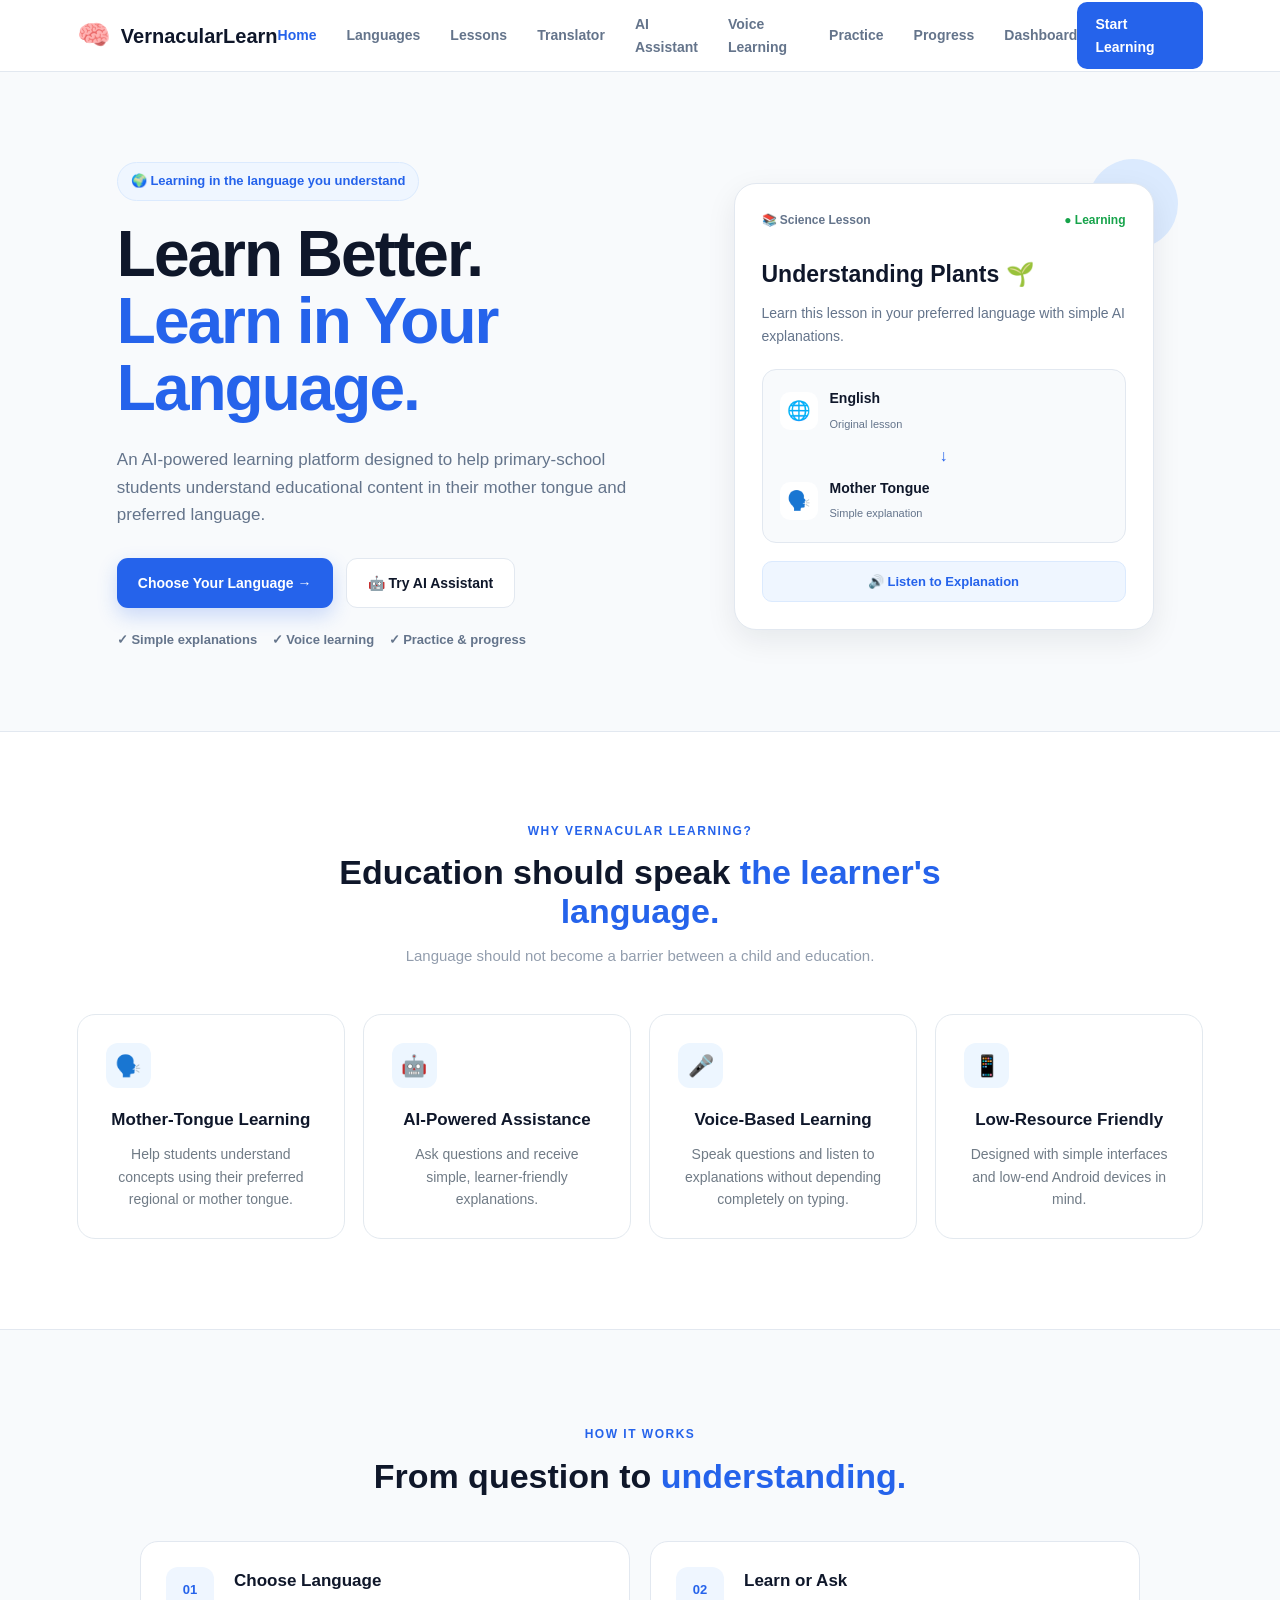
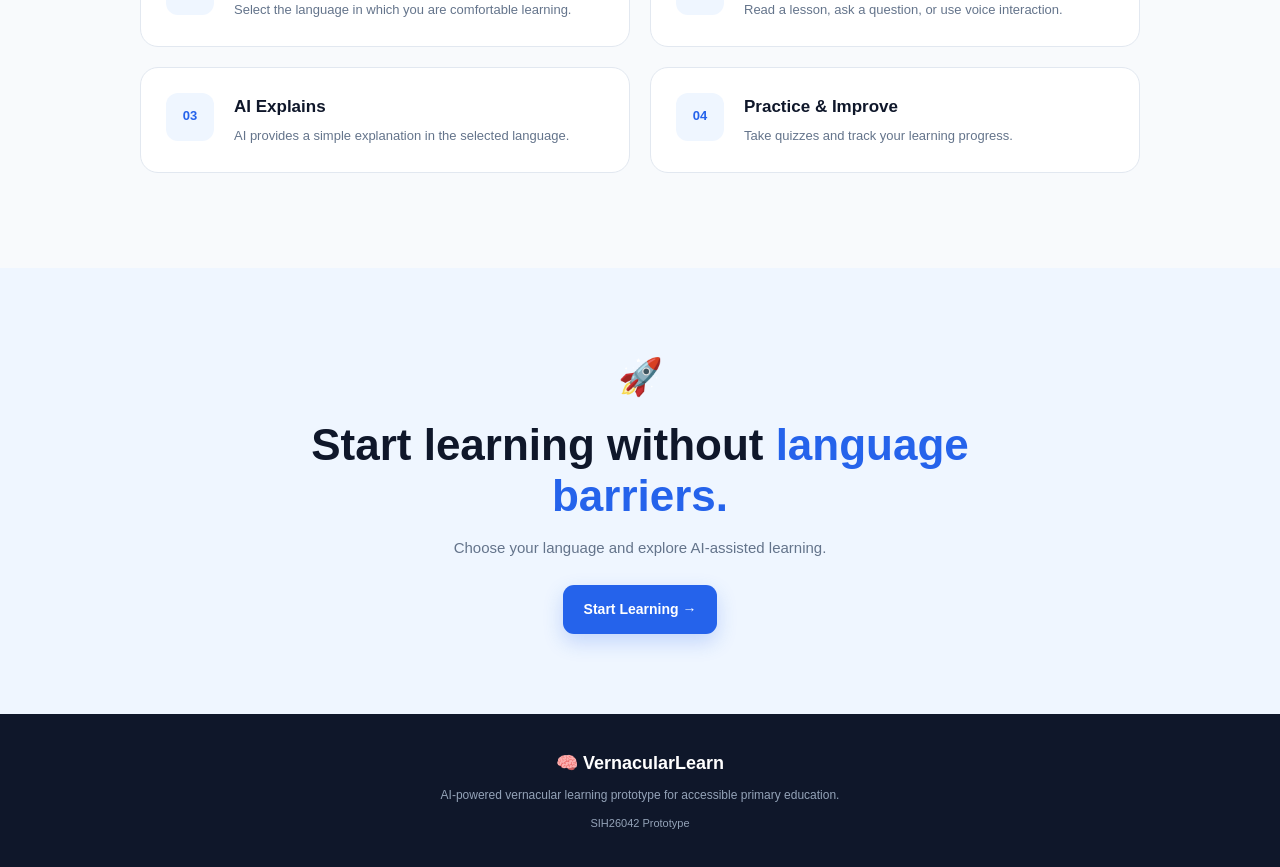
<file: index.html>
<!DOCTYPE html>
<html lang="en">
<head>
    <meta charset="UTF-8">
    <meta name="viewport" content="width=device-width, initial-scale=1.0">

    <title>VernacularLearn | AI-Powered Mother Tongue Learning</title>

    <link rel="stylesheet" href="style.css">
    <link rel="manifest" href="manifest.json">
</head>

<body>

    <!-- ================= NAVBAR ================= -->

    <header class="navbar">

        <div class="logo">
            <span class="logo-icon">🧠</span>
            <span>VernacularLearn</span>
        </div>

        <nav class="nav-links">

    <a href="index.html" class="active">
        Home
    </a>

    <a href="language.html">
        Languages
    </a>

    <a href="lessons.html">
        Lessons
    </a>

    <a href="translator.html">
        Translator
    </a>

    <a href="ai-assistant.html">
        AI Assistant
    </a>

    <a href="voice-learning.html">
        Voice Learning
    </a>

    <a href="practice.html">
        Practice
    </a>

    <a href="progress.html">
        Progress
    </a>

    <a href="dashboard.html">
        Dashboard
    </a>

</nav>

        <a href="language.html" class="nav-btn">
            Start Learning
        </a>

    </header>


    <!-- ================= HERO SECTION ================= -->

    <main>

        <section class="hero">

            <div class="hero-content">

                <div class="hero-badge">
                    🌍 Learning in the language you understand
                </div>

                <h1>
                    Learn Better.
                    <span>Learn in Your Language.</span>
                </h1>

                <p class="hero-text">
                    An AI-powered learning platform designed to help
                    primary-school students understand educational
                    content in their mother tongue and preferred language.
                </p>

                <div class="hero-buttons">

                    <a href="language.html" class="btn btn-primary">
                        Choose Your Language →
                    </a>

                    <a href="ai-assistant.html" class="btn btn-secondary">
                        🤖 Try AI Assistant
                    </a>

                </div>

                <div class="hero-note">
                    ✓ Simple explanations
                    &nbsp;&nbsp; ✓ Voice learning
                    &nbsp;&nbsp; ✓ Practice & progress
                </div>

            </div>


            <!-- ================= HERO VISUAL ================= -->

            <div class="hero-visual">

                <div class="learning-card">

                    <div class="card-top">
                        <span>📚 Science Lesson</span>
                        <span class="status">● Learning</span>
                    </div>

                    <h3>
                        Understanding Plants 🌱
                    </h3>

                    <p>
                        Learn this lesson in your preferred language
                        with simple AI explanations.
                    </p>

                    <div class="language-preview">

                        <div class="language-item">
                            <span>🌐</span>
                            <div>
                                <strong>English</strong>
                                <small>Original lesson</small>
                            </div>
                        </div>

                        <div class="arrow">
                            ↓
                        </div>

                        <div class="language-item">
                            <span>🗣️</span>
                            <div>
                                <strong>Mother Tongue</strong>
                                <small>Simple explanation</small>
                            </div>
                        </div>

                    </div>

                    <button class="voice-demo">
                        🔊 Listen to Explanation
                    </button>

                </div>

            </div>

        </section>


        <!-- ================= PROBLEM / PURPOSE ================= -->

        <section class="purpose-section">

            <div class="section-heading">

                <div class="section-label">
                    WHY VERNACULAR LEARNING?
                </div>

                <h2>
                    Education should speak
                    <span>the learner's language.</span>
                </h2>

                <p>
                    Language should not become a barrier between
                    a child and education.
                </p>

            </div>


            <div class="purpose-grid">

                <div class="info-card">
                    <div class="info-icon">🗣️</div>

                    <h3>Mother-Tongue Learning</h3>

                    <p>
                        Help students understand concepts using
                        their preferred regional or mother tongue.
                    </p>
                </div>


                <div class="info-card">
                    <div class="info-icon">🤖</div>

                    <h3>AI-Powered Assistance</h3>

                    <p>
                        Ask questions and receive simple,
                        learner-friendly explanations.
                    </p>
                </div>


                <div class="info-card">
                    <div class="info-icon">🎤</div>

                    <h3>Voice-Based Learning</h3>

                    <p>
                        Speak questions and listen to explanations
                        without depending completely on typing.
                    </p>
                </div>


                <div class="info-card">
                    <div class="info-icon">📱</div>

                    <h3>Low-Resource Friendly</h3>

                    <p>
                        Designed with simple interfaces and
                        low-end Android devices in mind.
                    </p>
                </div>

            </div>

        </section>


        <!-- ================= HOW IT WORKS ================= -->

        <section class="how-section">

            <div class="section-heading">

                <div class="section-label">
                    HOW IT WORKS
                </div>

                <h2>
                    From question to
                    <span>understanding.</span>
                </h2>

            </div>


            <div class="steps">

                <div class="step">

                    <div class="step-number">01</div>

                    <div>
                        <h3>Choose Language</h3>
                        <p>
                            Select the language in which
                            you are comfortable learning.
                        </p>
                    </div>

                </div>


                <div class="step">

                    <div class="step-number">02</div>

                    <div>
                        <h3>Learn or Ask</h3>
                        <p>
                            Read a lesson, ask a question,
                            or use voice interaction.
                        </p>
                    </div>

                </div>


                <div class="step">

                    <div class="step-number">03</div>

                    <div>
                        <h3>AI Explains</h3>
                        <p>
                            AI provides a simple explanation
                            in the selected language.
                        </p>
                    </div>

                </div>


                <div class="step">

                    <div class="step-number">04</div>

                    <div>
                        <h3>Practice & Improve</h3>
                        <p>
                            Take quizzes and track your
                            learning progress.
                        </p>
                    </div>

                </div>

            </div>

        </section>


        <!-- ================= CTA ================= -->

        <section class="cta-section">

            <div class="cta-content">

                <span class="cta-icon">🚀</span>

                <h2>
                    Start learning without
                    <span>language barriers.</span>
                </h2>

                <p>
                    Choose your language and explore
                    AI-assisted learning.
                </p>

                <a href="language.html" class="btn btn-primary">
                    Start Learning →
                </a>

            </div>

        </section>

    </main>


    <!-- ================= FOOTER ================= -->

    <footer class="footer">

        <div class="footer-brand">
            🧠 <strong>VernacularLearn</strong>
        </div>

        <p>
            AI-powered vernacular learning prototype
            for accessible primary education.
        </p>

        <p class="footer-note">
            SIH26042 Prototype
        </p>

    </footer>


    <!-- ================= JAVASCRIPT ================= -->

    <script src="app.js"></script>

<script>
if ("serviceWorker" in navigator) {
    window.addEventListener("load", function () {
        navigator.serviceWorker.register("service-worker.js")
            .then(function () {
                console.log("VernacularLearn offline mode enabled.");
            })
            .catch(function (error) {
                console.log("Offline mode registration failed:", error);
            });
    });
}
</script>
    
</body>
</html>
</file>
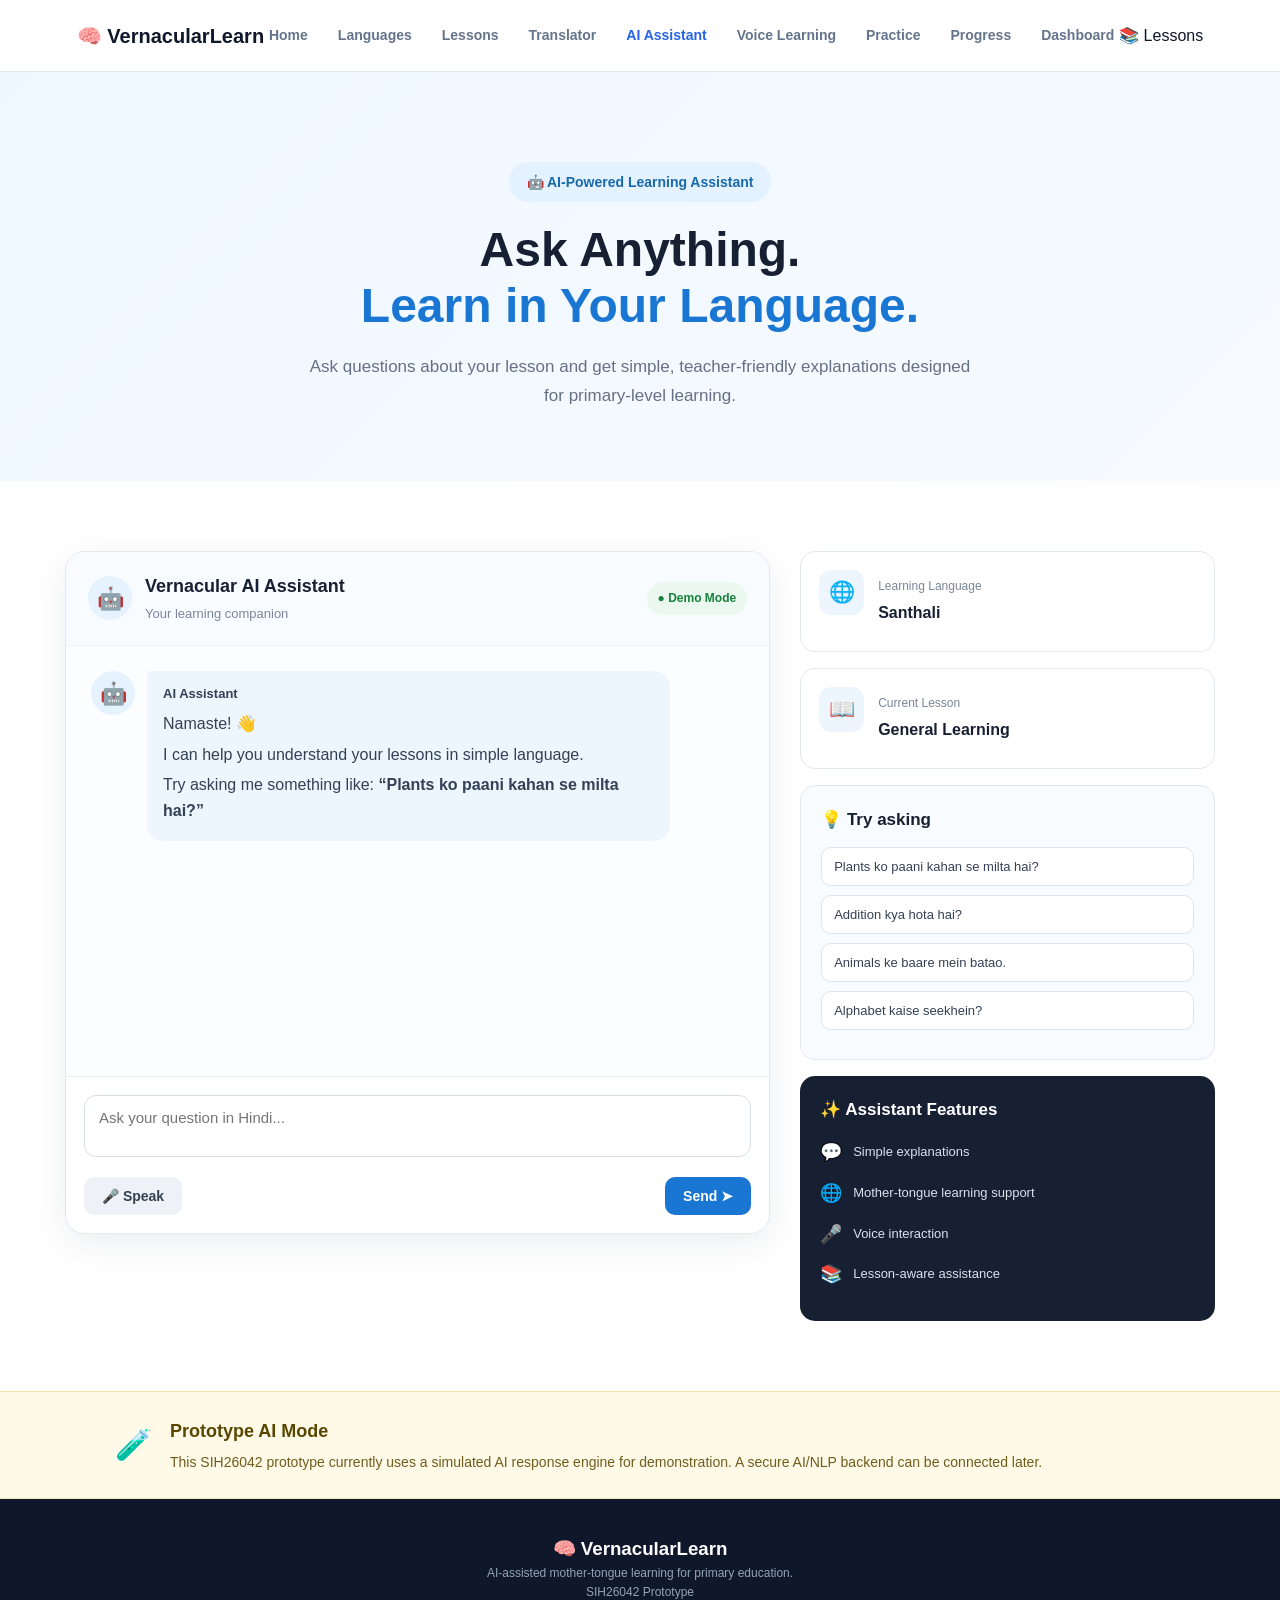
<file: ai-assistant.html>
<!DOCTYPE html>
<html lang="en">
<head>
    <meta charset="UTF-8">
    <meta name="viewport" content="width=device-width, initial-scale=1.0">

    <title>AI Assistant | VernacularLearn</title>

    <link rel="stylesheet" href="style.css">
</head>

<body>

<!-- ================= NAVBAR ================= -->

<header class="navbar">

    <div class="logo">
        🧠 VernacularLearn
    </div>

    <nav class="nav-links">

    <a href="index.html">Home</a>
    <a href="language.html">Languages</a>
    <a href="lessons.html">Lessons</a>
    <a href="translator.html">Translator</a>
    <a href="ai-assistant.html" class="active">AI Assistant</a>
    <a href="voice-learning.html">Voice Learning</a>
    <a href="practice.html">Practice</a>
    <a href="progress.html">Progress</a>
    <a href="dashboard.html">Dashboard</a>

    </nav>

    <a href="lessons.html" class="nav-button">
        📚 Lessons
    </a>

</header>


<!-- ================= HERO ================= -->

<section class="ai-hero">

    <div class="ai-hero-content">

        <span class="ai-badge">
            🤖 AI-Powered Learning Assistant
        </span>

        <h1>
            Ask Anything.<br>
            <span>Learn in Your Language.</span>
        </h1>

        <p>
            Ask questions about your lesson and get simple,
            teacher-friendly explanations designed for
            primary-level learning.
        </p>

    </div>

</section>


<!-- ================= MAIN ASSISTANT ================= -->

<section class="ai-section">

    <div class="ai-container">

        <!-- LEFT SIDE -->

        <div class="ai-chat-panel">

            <div class="chat-header">

                <div class="chat-title">
                    <div class="ai-avatar">🤖</div>

                    <div>
                        <h2>Vernacular AI Assistant</h2>
                        <p>
                            Your learning companion
                        </p>
                    </div>
                </div>

                <span class="ai-status">
                    ● Demo Mode
                </span>

            </div>


            <!-- CHAT AREA -->

            <div class="chat-area" id="chatArea">

                <div class="message assistant-message">

                    <div class="message-avatar">
                        🤖
                    </div>

                    <div class="message-content">

                        <strong>AI Assistant</strong>

                        <p>
                            Namaste! 👋
                        </p>

                        <p>
                            I can help you understand your
                            lessons in simple language.
                        </p>

                        <p>
                            Try asking me something like:
                            <b>“Plants ko paani kahan se milta hai?”</b>
                        </p>

                    </div>

                </div>

            </div>


            <!-- INPUT -->

            <div class="chat-input-area">

                <textarea
                    id="userQuestion"
                    placeholder="Ask your question in Hindi..."
                    rows="2"
                ></textarea>

                <div class="input-actions">

                    <button
                        class="voice-input-button"
                        onclick="voiceDemo()"
                    >
                        🎤 Speak
                    </button>

                    <button
                        class="send-button"
                        onclick="sendQuestion()"
                    >
                        Send ➤
                    </button>

                </div>

            </div>

        </div>


        <!-- RIGHT SIDE -->

        <div class="ai-side-panel">

            <!-- CURRENT LANGUAGE -->

            <div class="ai-info-card">

                <div class="info-icon">
                    🌐
                </div>

                <div>
                    <span>Learning Language</span>

                    <h3 id="selectedLanguage">
                        Santhali
                    </h3>
                </div>

            </div>


            <!-- CURRENT LESSON -->

            <div class="ai-info-card">

                <div class="info-icon">
                    📖
                </div>

                <div>
                    <span>Current Lesson</span>

                    <h3 id="selectedLesson">
                        General Learning
                    </h3>
                </div>

            </div>


            <!-- SUGGESTED QUESTIONS -->

            <div class="suggested-card">

                <h3>
                    💡 Try asking
                </h3>

                <button onclick="askSuggestion(this)">
                    Plants ko paani kahan se milta hai?
                </button>

                <button onclick="askSuggestion(this)">
                    Addition kya hota hai?
                </button>

                <button onclick="askSuggestion(this)">
                    Animals ke baare mein batao.
                </button>

                <button onclick="askSuggestion(this)">
                    Alphabet kaise seekhein?
                </button>

            </div>


            <!-- FEATURES -->

            <div class="assistant-features">

                <h3>
                    ✨ Assistant Features
                </h3>

                <div class="feature-item">
                    <span>💬</span>
                    <p>Simple explanations</p>
                </div>

                <div class="feature-item">
                    <span>🌐</span>
                    <p>Mother-tongue learning support</p>
                </div>

                <div class="feature-item">
                    <span>🎤</span>
                    <p>Voice interaction</p>
                </div>

                <div class="feature-item">
                    <span>📚</span>
                    <p>Lesson-aware assistance</p>
                </div>

            </div>

        </div>

    </div>

</section>


<!-- ================= DEMO NOTICE ================= -->

<section class="ai-demo-notice">

    <div class="demo-content">

        <div class="demo-icon">
            🧪
        </div>

        <div>

            <h2>Prototype AI Mode</h2>

            <p>
                This SIH26042 prototype currently uses
                a simulated AI response engine for demonstration.
                A secure AI/NLP backend can be connected later.
            </p>

        </div>

    </div>

</section>


<!-- ================= FOOTER ================= -->

<footer class="footer">

    <div class="footer-content">

        <div>
            <h3>🧠 VernacularLearn</h3>

            <p>
                AI-assisted mother-tongue learning
                for primary education.
            </p>
        </div>

        <div>
            <p>
                SIH26042 Prototype
            </p>
        </div>

    </div>

</footer>


<!-- ================= JAVASCRIPT ================= -->

<script>

const savedLanguage =
    localStorage.getItem("selectedLanguage");

const savedLesson =
    localStorage.getItem("selectedLesson");


if (savedLanguage) {

    document.getElementById("selectedLanguage")
        .textContent = savedLanguage;

}


if (savedLesson) {

    document.getElementById("selectedLesson")
        .textContent = savedLesson;

}


/* ================= SEND QUESTION ================= */

function sendQuestion() {

    const input =
        document.getElementById("userQuestion");

    const question =
        input.value.trim();

    if (question === "") {

        return;

    }

    addUserMessage(question);

    input.value = "";

    setTimeout(function () {

        generateAIResponse(question);

    }, 600);

}


/* ================= USER MESSAGE ================= */

function addUserMessage(text) {

    const chatArea =
        document.getElementById("chatArea");

    const message =
        document.createElement("div");

    message.className =
        "message user-message";

    message.innerHTML = `

        <div class="message-content">

            <strong>You</strong>

            <p>${escapeHTML(text)}</p>

        </div>

        <div class="message-avatar">
            👨‍🎓
        </div>

    `;

    chatArea.appendChild(message);

    scrollChat();

}

/* ================= REAL GEMINI AI RESPONSE ================= */

async function generateAIResponse(question) {

    // Direct key without popup (works on all devices)
    const _k1 = "AQ.Ab8RN6IK4b4ASV";
    const _k2 = "3kPWREEz6fwZ2OhQn";
    const _k3 = "1-P6QIkXXYcBjjvLq9A";
    const apiKey = _k1 + _k2 + _k3;

    // Loading placeholder
    const currentLang = localStorage.getItem("selectedLanguage") || "Santhali";
    const currentLesson = localStorage.getItem("selectedLesson") || "General Learning";
    
    addAIMessage("⏳ Vernacular AI soch raha hai...");
    const chatArea = document.getElementById("chatArea");
    const loadingMessage = chatArea.lastElementChild;

    const url = `https://generativelanguage.googleapis.com/v1beta/models/gemini-3.6-flash:generateContent?key=${apiKey}`;

    const promptText = `You are an AI Pedagogy Assistant for primary school children (VernacularLearn app).
The student is learning in: ${currentLang}.
Current lesson topic: ${currentLesson}.
Explain the following question very simply in 2-3 friendly sentences suitable for a young student (use simple Hindi mixed with simple terminology):
"${question}"`;

    try {
        const response = await fetch(url, {
            method: "POST",
            headers: { "Content-Type": "application/json" },
            body: JSON.stringify({
                contents: [{
                    parts: [{ text: promptText }]
                }]
            })
        });

        const data = await response.json();
        if (loadingMessage) loadingMessage.remove();

        if (data.candidates && data.candidates[0].content.parts[0].text) {
            const reply = data.candidates[0].content.parts[0].text;
            addAIMessage(reply);
        } else if (data.error) {
            addAIMessage("❌ Error: " + data.error.message);
        } else {
            addAIMessage("⚠️ AI se koi uttar prapt nahi hua. Kripya punah prayas karein.");
        }
    } catch (err) {
        if (loadingMessage) loadingMessage.remove();
        addAIMessage("❌ Network Error: " + err.message);
    }
                     }
    
/* ================= AI MESSAGE ================= */

function addAIMessage(text) {

    const chatArea =
        document.getElementById("chatArea");

    const message =
        document.createElement("div");

    message.className =
        "message assistant-message";

    message.innerHTML = `

    <div class="message-avatar">
        🤖
    </div>

    <div class="message-content">

        <strong>AI Assistant</strong>

        <p>${escapeHTML(text)}</p>

        <button class="ai-listen-button"
                onclick="speakAIResponse(this)">
            🔊 Listen
        </button>

    </div>

`;

    chatArea.appendChild(message);

    scrollChat();

}


/* ================= SUGGESTION ================= */

function askSuggestion(button) {

    const question =
        button.textContent.trim();

    document.getElementById("userQuestion")
        .value = question;

    sendQuestion();

}
function speakAIResponse(button) {

    const messageContent = button.parentElement;

    const textElement =
        messageContent.querySelector("p");

    if (!textElement) {
        return;
    }

    const text = textElement.textContent;

    if (!("speechSynthesis" in window)) {
        alert("🔊 Text-to-Speech is not supported in this browser.");
        return;
    }

    window.speechSynthesis.cancel();

    const speech =
        new SpeechSynthesisUtterance(text);

    speech.lang = "en-IN";
    speech.rate = 0.9;
    speech.pitch = 1;

    window.speechSynthesis.speak(speech);
}

/* ================= VOICE DEMO ================= */

function voiceDemo() {

    const SpeechRecognition =
        window.SpeechRecognition ||
        window.webkitSpeechRecognition;

    if (!SpeechRecognition) {

        alert(
            "🎤 Voice input is not supported in this browser.\n\n" +
            "Please use a supported Chrome-based browser."
        );

        return;
    }

    const recognition = new SpeechRecognition();

    recognition.lang = "hi-IN";
    recognition.interimResults = false;
    recognition.maxAlternatives = 1;

    recognition.onstart = function () {

        document.getElementById("userQuestion").placeholder =
            "🎤 Listening... Speak your question in Hindi.";

    };

    recognition.onresult = function (event) {

        const spokenText =
            event.results[0][0].transcript;

        document.getElementById("userQuestion").value =
            spokenText;

    };

    recognition.onerror = function () {

        alert(
            "🎤 Voice input could not be completed. " +
            "Please try again."
        );

    };

    recognition.onend = function () {

        document.getElementById("userQuestion").placeholder =
            "Ask your question in Hindi...";

    };

    recognition.start();

}


/* ================= SCROLL ================= */

function scrollChat() {

    const chatArea =
        document.getElementById("chatArea");

    chatArea.scrollTop =
        chatArea.scrollHeight;

}


/* ================= SECURITY ================= */

function escapeHTML(text) {

    const div =
        document.createElement("div");

    div.textContent = text;

    return div.innerHTML;

}

</script>

</body>
  </html>
</file>
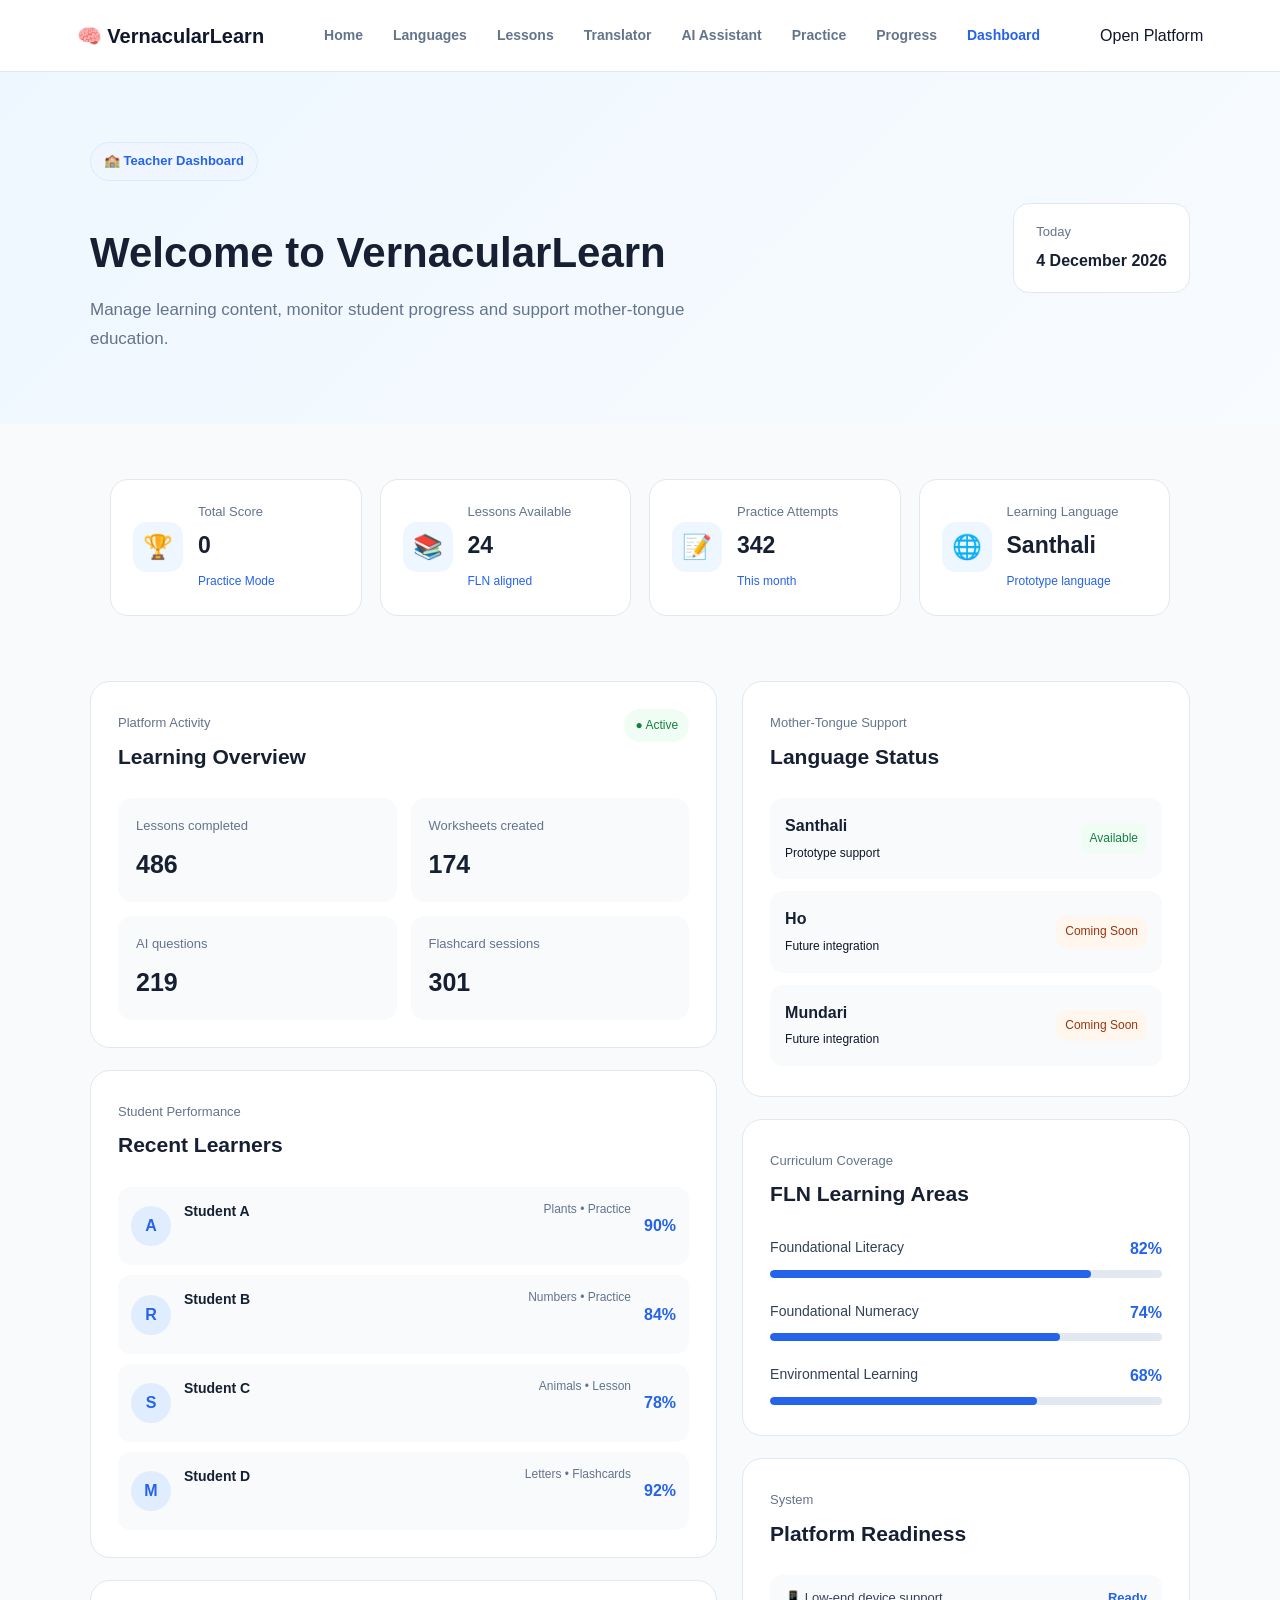
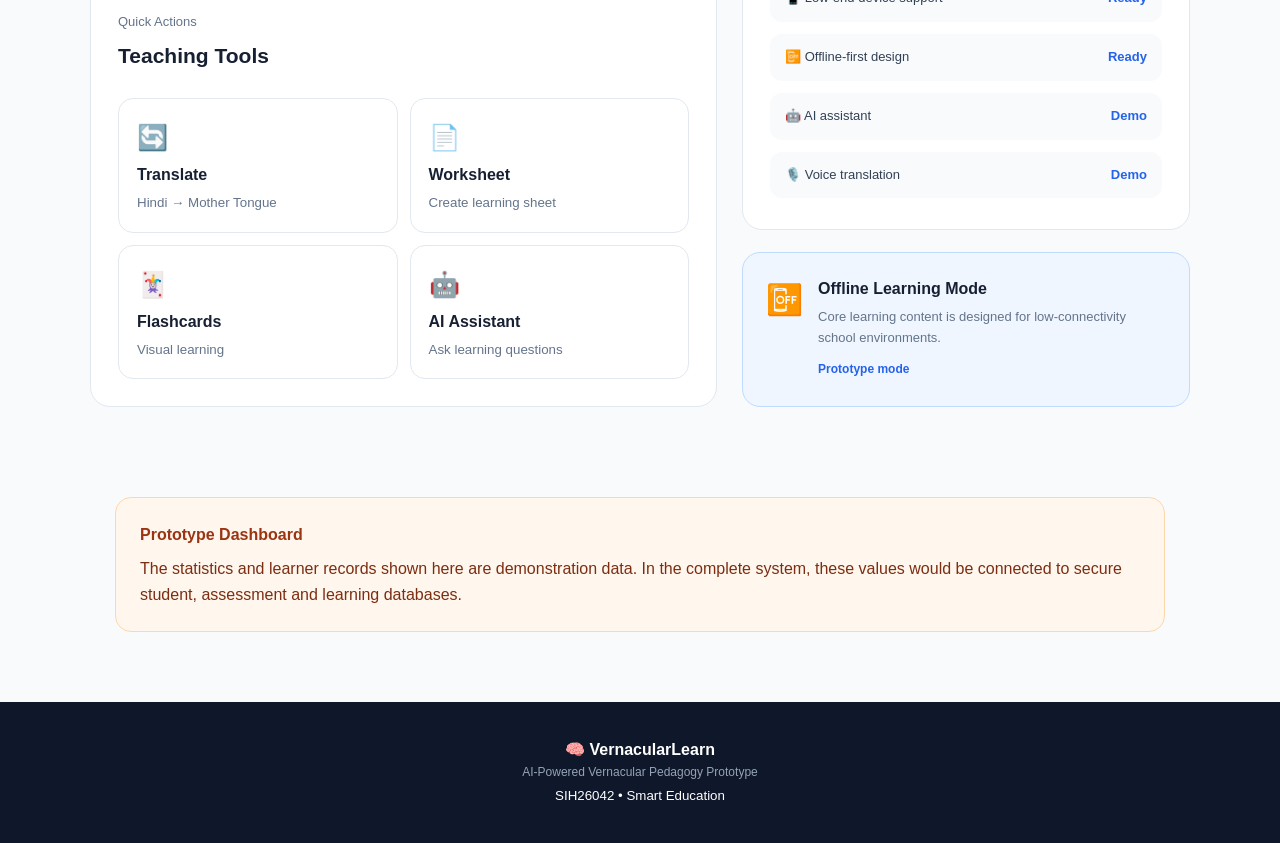
<file: dashboard.html>
<!DOCTYPE html>
<html lang="en">
<head>
    <meta charset="UTF-8">
    <meta name="viewport" content="width=device-width, initial-scale=1.0">

    <title>Dashboard | VernacularLearn</title>

    <link rel="stylesheet" href="style.css">
</head>

<body>

<!-- ================= NAVBAR ================= -->

<nav class="navbar">

    <div class="logo">
        🧠 VernacularLearn
    </div>

    <div class="nav-links">

        <a href="index.html">Home</a>

        <a href="language.html">Languages</a>

        <a href="lessons.html">Lessons</a>

        <a href="translator.html">Translator</a>

        <a href="ai-assistant.html">AI Assistant</a>

        <a href="practice.html">Practice</a>

        <a href="progress.html">Progress</a>

        <a href="dashboard.html" class="active">
            Dashboard
        </a>

    </div>

    <a href="lessons.html" class="nav-button">
        Open Platform
    </a>

</nav>


<!-- ================= DASHBOARD HERO ================= -->

<section class="dashboard-hero">

    <div class="dashboard-hero-content">

        <div>

            <span class="hero-badge">
                🏫 Teacher Dashboard
            </span>

            <h1>
                Welcome to VernacularLearn
            </h1>

            <p>
                Manage learning content, monitor student
                progress and support mother-tongue education.
            </p>

        </div>

        <div class="dashboard-date">

            <span>
                Today
            </span>

            <strong id="todayDate">
                --
            </strong>

        </div>

    </div>

</section>


<!-- ================= QUICK STATS ================= -->

<section class="dashboard-section">

    <div class="dashboard-stat-grid">

                <div class="dashboard-stat-card">

            <div class="dashboard-stat-icon">
                🏆
            </div>

            <div>

                <span>
                    Total Score
                </span>

                <!-- Yeh id zaroori hai taaki JS isme score daal sake -->
                <strong id="dynamicTotalScore">
                    0
                </strong>

                <small>
                    Practice Mode
                </small>

            </div>

                </div>
        


        <div class="dashboard-stat-card">

            <div class="dashboard-stat-icon">
                📚
            </div>

            <div>

                <span>
                    Lessons Available
                </span>

                <strong>
                    24
                </strong>

                <small>
                    FLN aligned
                </small>

            </div>

        </div>


        <div class="dashboard-stat-card">

            <div class="dashboard-stat-icon">
                📝
            </div>

            <div>

                <span>
                    Practice Attempts
                </span>

                <strong>
                    342
                </strong>

                <small>
                    This month
                </small>

            </div>

        </div>


        <div class="dashboard-stat-card">

            <div class="dashboard-stat-icon">
                🌐
            </div>

            <div>

                <span>
                    Learning Language
                </span>

                <strong id="dashboardLanguage">
                    Santhali
                </strong>

                <small>
                    Prototype language
                </small>

            </div>

        </div>

    </div>

</section>


<!-- ================= MAIN DASHBOARD ================= -->

<section class="dashboard-main">

    <div class="dashboard-main-container">


        <!-- ================= LEFT COLUMN ================= -->

        <div class="dashboard-column">


            <!-- Learning Activity -->

            <div class="dashboard-card">

                <div class="dashboard-card-header">

                    <div>

                        <span>
                            Platform Activity
                        </span>

                        <h2>
                            Learning Overview
                        </h2>

                    </div>

                    <span class="live-status">
                        ● Active
                    </span>

                </div>


                <div class="dashboard-activity-grid">

                    <div class="activity-summary">

                        <span>
                            Lessons completed
                        </span>

                        <strong>
                            486
                        </strong>

                    </div>


                    <div class="activity-summary">

                        <span>
                            Worksheets created
                        </span>

                        <strong>
                            174
                        </strong>

                    </div>


                    <div class="activity-summary">

                        <span>
                            AI questions
                        </span>

                        <strong>
                            219
                        </strong>

                    </div>


                    <div class="activity-summary">

                        <span>
                            Flashcard sessions
                        </span>

                        <strong>
                            301
                        </strong>

                    </div>

                </div>

            </div>


            <!-- Student Progress -->

            <div class="dashboard-card">

                <div class="dashboard-card-header">

                    <div>

                        <span>
                            Student Performance
                        </span>

                        <h2>
                            Recent Learners
                        </h2>

                    </div>

                </div>


                <div class="student-list">

                    <div class="student-row">

                        <div class="student-avatar">
                            A
                        </div>

                        <div class="student-details">

                            <strong>
                                Student A
                            </strong>

                            <span>
                                Plants • Practice
                            </span>

                        </div>

                        <div class="student-score">
                            90%
                        </div>

                    </div>


                    <div class="student-row">

                        <div class="student-avatar">
                            R
                        </div>

                        <div class="student-details">

                            <strong>
                                Student B
                            </strong>

                            <span>
                                Numbers • Practice
                            </span>

                        </div>

                        <div class="student-score">
                            84%
                        </div>

                    </div>


                    <div class="student-row">

                        <div class="student-avatar">
                            S
                        </div>

                        <div class="student-details">

                            <strong>
                                Student C
                            </strong>

                            <span>
                                Animals • Lesson
                            </span>

                        </div>

                        <div class="student-score">
                            78%
                        </div>

                    </div>


                    <div class="student-row">

                        <div class="student-avatar">
                            M
                        </div>

                        <div class="student-details">

                            <strong>
                                Student D
                            </strong>

                            <span>
                                Letters • Flashcards
                            </span>

                        </div>

                        <div class="student-score">
                            92%
                        </div>

                    </div>

                </div>

            </div>


            <!-- Quick Actions -->

            <div class="dashboard-card">

                <div class="dashboard-card-header">

                    <div>

                        <span>
                            Quick Actions
                        </span>

                        <h2>
                            Teaching Tools
                        </h2>

                    </div>

                </div>


                <div class="dashboard-action-grid">

                    <a
                        href="translator.html"
                        class="dashboard-action">

                        <span>
                            🔄
                        </span>

                        <strong>
                            Translate
                        </strong>

                        <small>
                            Hindi → Mother Tongue
                        </small>

                    </a>


                    <a
                        href="worksheet.html"
                        class="dashboard-action">

                        <span>
                            📄
                        </span>

                        <strong>
                            Worksheet
                        </strong>

                        <small>
                            Create learning sheet
                        </small>

                    </a>


                    <a
                        href="flashcards.html"
                        class="dashboard-action">

                        <span>
                            🃏
                        </span>

                        <strong>
                            Flashcards
                        </strong>

                        <small>
                            Visual learning
                        </small>

                    </a>


                    <a
                        href="ai-assistant.html"
                        class="dashboard-action">

                        <span>
                            🤖
                        </span>

                        <strong>
                            AI Assistant
                        </strong>

                        <small>
                            Ask learning questions
                        </small>

                    </a>

                </div>

            </div>

        </div>


        <!-- ================= RIGHT COLUMN ================= -->

        <div class="dashboard-column">


            <!-- Language -->

            <div class="dashboard-card">

                <div class="dashboard-card-header">

                    <div>

                        <span>
                            Mother-Tongue Support
                        </span>

                        <h2>
                            Language Status
                        </h2>

                    </div>

                </div>


                <div class="language-status-list">

                    <div class="language-status-row">

                        <div>

                            <strong>
                                Santhali
                            </strong>

                            <span>
                                Prototype support
                            </span>

                        </div>

                        <span class="status-available">
                            Available
                        </span>

                    </div>


                    <div class="language-status-row">

                        <div>

                            <strong>
                                Ho
                            </strong>

                            <span>
                                Future integration
                            </span>

                        </div>

                        <span class="status-coming">
                            Coming Soon
                        </span>

                    </div>


                    <div class="language-status-row">

                        <div>

                            <strong>
                                Mundari
                            </strong>

                            <span>
                                Future integration
                            </span>

                        </div>

                        <span class="status-coming">
                            Coming Soon
                        </span>

                    </div>

                </div>

            </div>


            <!-- FLN Areas -->

            <div class="dashboard-card">

                <div class="dashboard-card-header">

                    <div>

                        <span>
                            Curriculum Coverage
                        </span>

                        <h2>
                            FLN Learning Areas
                        </h2>

                    </div>

                </div>


                <div class="fln-list">

                    <div class="fln-item">

                        <div class="fln-top">

                            <span>
                                Foundational Literacy
                            </span>

                            <strong>
                                82%
                            </strong>

                        </div>

                        <div class="fln-progress">

                            <div
                                style="width:82%;">
                            </div>

                        </div>

                    </div>


                    <div class="fln-item">

                        <div class="fln-top">

                            <span>
                                Foundational Numeracy
                            </span>

                            <strong>
                                74%
                            </strong>

                        </div>

                        <div class="fln-progress">

                            <div
                                style="width:74%;">
                            </div>

                        </div>

                    </div>


                    <div class="fln-item">

                        <div class="fln-top">

                            <span>
                                Environmental Learning
                            </span>

                            <strong>
                                68%
                            </strong>

                        </div>

                        <div class="fln-progress">

                            <div
                                style="width:68%;">
                            </div>

                        </div>

                    </div>

                </div>

            </div>


            <!-- System Features -->

            <div class="dashboard-card">

                <div class="dashboard-card-header">

                    <div>

                        <span>
                            System
                        </span>

                        <h2>
                            Platform Readiness
                        </h2>

                    </div>

                </div>


                <div class="readiness-list">

                    <div class="readiness-item">

                        <span>
                            📱 Low-end device support
                        </span>

                        <strong>
                            Ready
                        </strong>

                    </div>


                    <div class="readiness-item">

                        <span>
                            📴 Offline-first design
                        </span>

                        <strong>
                            Ready
                        </strong>

                    </div>


                    <div class="readiness-item">

                        <span>
                            🤖 AI assistant
                        </span>

                        <strong>
                            Demo
                        </strong>

                    </div>


                    <div class="readiness-item">

                        <span>
                            🎙️ Voice translation
                        </span>

                        <strong>
                            Demo
                        </strong>

                    </div>

                </div>

            </div>


            <!-- Offline -->

            <div class="offline-dashboard-card">

                <div class="offline-dashboard-icon">
                    📴
                </div>

                <div>

                    <strong>
                        Offline Learning Mode
                    </strong>

                    <p>
                        Core learning content is designed
                        for low-connectivity school environments.
                    </p>

                    <span>
                        Prototype mode
                    </span>

                </div>

            </div>

        </div>

    </div>

</section>


<!-- ================= NOTICE ================= -->

<section class="dashboard-notice">

    <strong>
        Prototype Dashboard
    </strong>

    <p>
        The statistics and learner records shown here
        are demonstration data. In the complete system,
        these values would be connected to secure student,
        assessment and learning databases.
    </p>

</section>


<!-- ================= FOOTER ================= -->

<footer class="footer">

    <div>
        🧠 <strong>VernacularLearn</strong>
    </div>

    <p>
        AI-Powered Vernacular Pedagogy Prototype
    </p>

    <small>
        SIH26042 • Smart Education
    </small>

</footer>

<!-- ================= JAVASCRIPT ================= -->

<!-- Sabse pehle app.js ko link karna zaroori hai -->
<script src="app.js"></script>

<script>

// 1. Language update
const savedLanguage = localStorage.getItem("selectedLanguage");
if (savedLanguage) {
    document.getElementById("dashboardLanguage").textContent = savedLanguage;
}

// 2. Date update
const today = new Date();
const dateText = today.toLocaleDateString("en-IN", {
    day: "numeric",
    month: "long",
    year: "numeric"
});
document.getElementById("todayDate").textContent = dateText;


// 3. ✨ NAYA JADOO: Live score update karna ✨
if (typeof getTotalScore === "function") {
    // app.js wale function se real score maango aur dashboard pe dikhao
    document.getElementById("dynamicTotalScore").textContent = getTotalScore();
}

</script>

</body>
    
  </html>
</file>
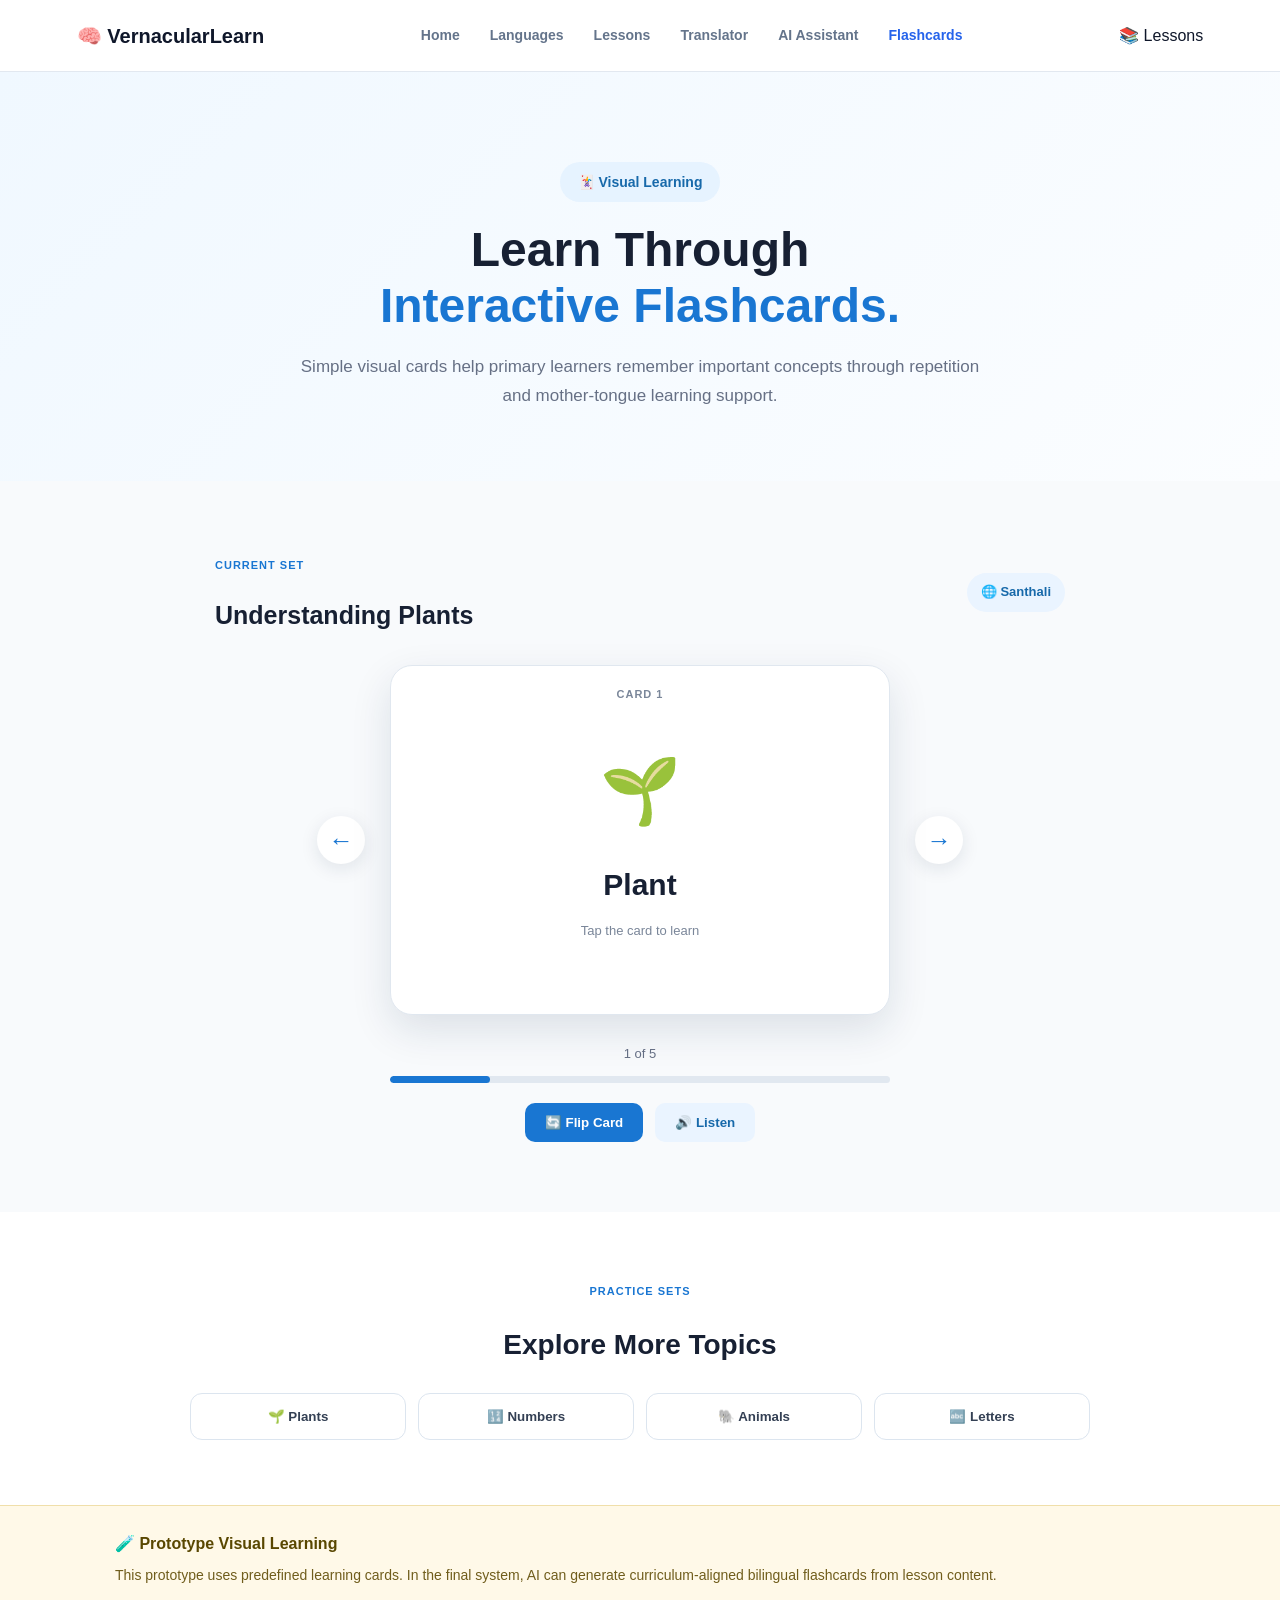
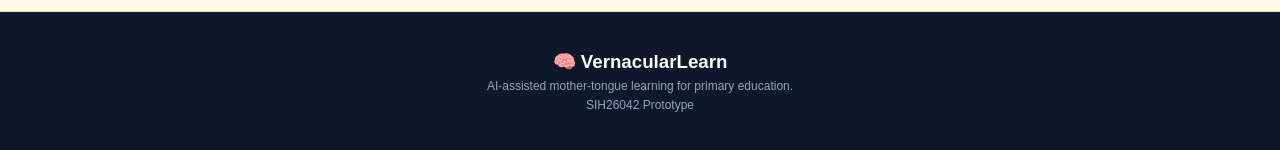
<file: flashcards.html>
<!DOCTYPE html>
<html lang="en">
<head>
    <meta charset="UTF-8">
    <meta name="viewport" content="width=device-width, initial-scale=1.0">

    <title>Flashcards | VernacularLearn</title>

    <link rel="stylesheet" href="style.css">
</head>

<body>

<header class="navbar">

    <div class="logo">
        🧠 VernacularLearn
    </div>

    <nav class="nav-links">
        <a href="index.html">Home</a>
        <a href="language.html">Languages</a>
        <a href="lessons.html">Lessons</a>
        <a href="translator.html">Translator</a>
        <a href="ai-assistant.html">AI Assistant</a>
        <a href="flashcards.html" class="active">Flashcards</a>
    </nav>

    <a href="lessons.html" class="nav-button">
        📚 Lessons
    </a>

</header>


<!-- HERO -->

<section class="flashcard-hero">

    <div class="flashcard-hero-content">

        <span class="flashcard-badge">
            🃏 Visual Learning
        </span>

        <h1>
            Learn Through<br>
            <span>Interactive Flashcards.</span>
        </h1>

        <p>
            Simple visual cards help primary learners
            remember important concepts through repetition
            and mother-tongue learning support.
        </p>

    </div>

</section>


<!-- MAIN -->

<section class="flashcard-section">

    <div class="flashcard-container">

        <div class="flashcard-controls">

            <div>
                <span class="small-label">
                    CURRENT SET
                </span>

                <h2 id="flashcardTopic">
                    Understanding Plants
                </h2>
            </div>

            <div class="flashcard-language">
                🌐 <span id="flashcardLanguage">
                    Santhali
                </span>
            </div>

        </div>


        <!-- CARD -->

        <div class="flashcard-area">

            <button
                class="card-nav previous"
                onclick="previousCard()"
            >
                ←
            </button>


            <div
                class="flashcard"
                id="flashcard"
                onclick="flipCard()"
            >

                <div class="flashcard-inner">

                    <!-- FRONT -->

                    <div class="flashcard-face flashcard-front">

                        <div class="card-number">
                            CARD <span id="cardNumber">1</span>
                        </div>

                        <div class="card-visual">
                            🌱
                        </div>

                        <h2 id="cardFrontTitle">
                            Plant
                        </h2>

                        <p>
                            Tap the card to learn
                        </p>

                    </div>


                    <!-- BACK -->

                    <div class="flashcard-face flashcard-back">

                        <div class="card-number">
                            LEARN
                        </div>

                        <h2 id="cardBackTitle">
                            Plant
                        </h2>

                        <p id="cardBackText">
                            A plant is a living organism
                            that grows and needs water,
                            air and sunlight.
                        </p>

                        <div class="card-language-note">
                            Mother-tongue explanation
                            can be connected here.
                        </div>

                    </div>

                </div>

            </div>


            <button
                class="card-nav next"
                onclick="nextCard()"
            >
                →
            </button>

        </div>


        <!-- PROGRESS -->

        <div class="card-progress">

            <span id="cardProgressText">
                1 of 5
            </span>

            <div class="card-progress-bar">

                <div
                    id="cardProgressFill"
                    style="width:20%"
                ></div>

            </div>

        </div>


        <!-- ACTIONS -->

        <div class="flashcard-actions">

            <button
                onclick="flipCard()"
                class="flip-button"
            >
                🔄 Flip Card
            </button>

            <button
                onclick="speakCard()"
                class="speak-card-button"
            >
                🔊 Listen
            </button>

        </div>

    </div>

</section>


<!-- TOPICS -->

<section class="flashcard-topics">

    <div class="flashcard-topics-container">

        <div class="topic-heading">

            <span class="small-label">
                PRACTICE SETS
            </span>

            <h2>
                Explore More Topics
            </h2>

        </div>


        <div class="topic-buttons">

            <button onclick="loadTopic('plants')">
                🌱 Plants
            </button>

            <button onclick="loadTopic('numbers')">
                🔢 Numbers
            </button>

            <button onclick="loadTopic('animals')">
                🐘 Animals
            </button>

            <button onclick="loadTopic('letters')">
                🔤 Letters
            </button>

        </div>

    </div>

</section>


<!-- NOTICE -->

<section class="flashcard-notice">

    <div>

        <strong>
            🧪 Prototype Visual Learning
        </strong>

        <p>
            This prototype uses predefined learning cards.
            In the final system, AI can generate curriculum-aligned
            bilingual flashcards from lesson content.
        </p>

    </div>

</section>


<!-- FOOTER -->

<footer class="footer">

    <div class="footer-content">

        <div>

            <h3>
                🧠 VernacularLearn
            </h3>

            <p>
                AI-assisted mother-tongue learning
                for primary education.
            </p>

        </div>

        <div>
            <p>
                SIH26042 Prototype
            </p>
        </div>

    </div>

</footer>


<script>

/* ==========================================
   LANGUAGE
   ========================================== */

const savedLanguage =
    localStorage.getItem("selectedLanguage");

const savedLesson =
    localStorage.getItem("selectedLesson");


if (savedLanguage) {

    document.getElementById("flashcardLanguage")
        .textContent = savedLanguage;

}


/* ==========================================
   FLASHCARD DATA
   ========================================== */

const cardSets = {

    plants: {

        topic: "Understanding Plants",

        cards: [

            {
                icon: "🌱",
                title: "Plant",
                text:
                    "A plant is a living organism that needs water, air and sunlight."
            },

            {
                icon: "🌿",
                title: "Root",
                text:
                    "Roots help anchor the plant and absorb water and minerals from the soil."
            },

            {
                icon: "🍃",
                title: "Leaf",
                text:
                    "Leaves help plants make food using sunlight."
            },

            {
                icon: "🌸",
                title: "Flower",
                text:
                    "Flowers are reproductive structures found in many plants."
            },

            {
                icon: "☀️",
                title: "Sunlight",
                text:
                    "Plants use sunlight as an important source of energy for making food."
            }

        ]

    },


    numbers: {

        topic: "Counting Numbers",

        cards: [

            {
                icon: "1️⃣",
                title: "Number 1",
                text:
                    "One represents a single object."
            },

            {
                icon: "2️⃣",
                title: "Number 2",
                text:
                    "Two represents a pair of objects."
            },

            {
                icon: "3️⃣",
                title: "Number 3",
                text:
                    "Three means a group containing three objects."
            },

            {
                icon: "4️⃣",
                title: "Number 4",
                text:
                    "Four means a group containing four objects."
            },

            {
                icon: "5️⃣",
                title: "Number 5",
                text:
                    "Five means a group containing five objects."
            }

        ]

    },


    animals: {

        topic: "Animals Around Us",

        cards: [

            {
                icon: "🐄",
                title: "Cow",
                text:
                    "A cow is a domesticated animal commonly kept on farms."
            },

            {
                icon: "🐘",
                title: "Elephant",
                text:
                    "An elephant is a large land animal with a trunk."
            },

            {
                icon: "🐕",
                title: "Dog",
                text:
                    "A dog is a domesticated animal often kept as a companion."
            },

            {
                icon: "🐦",
                title: "Bird",
                text:
                    "Birds are animals with feathers and beaks."
            },

            {
                icon: "🐟",
                title: "Fish",
                text:
                    "Fish are aquatic animals that live in water."
            }

        ]

    },


    letters: {

        topic: "Learning Letters",

        cards: [

            {
                icon: "🔤",
                title: "A",
                text:
                    "A is the first letter of the English alphabet."
            },

            {
                icon: "🔤",
                title: "B",
                text:
                    "B is the second letter of the English alphabet."
            },

            {
                icon: "🔤",
                title: "C",
                text:
                    "C is the third letter of the English alphabet."
            },

            {
                icon: "🔤",
                title: "D",
                text:
                    "D is the fourth letter of the English alphabet."
            },

            {
                icon: "🔤",
                title: "E",
                text:
                    "E is the fifth letter of the English alphabet."
            }

        ]

    }

};


let currentSet = cardSets.plants;

let currentIndex = 0;

let flipped = false;


/* ==========================================
   DISPLAY CARD
   ========================================== */

function displayCard() {

    const card =
        currentSet.cards[currentIndex];


    document.getElementById("cardNumber")
        .textContent = currentIndex + 1;


    document.getElementById("cardFrontTitle")
        .textContent = card.title;


    document.getElementById("cardBackTitle")
        .textContent = card.title;


    document.getElementById("cardBackText")
        .textContent = card.text;


    document.querySelector(".card-visual")
        .textContent = card.icon;


    document.getElementById("flashcardTopic")
        .textContent = currentSet.topic;


    document.getElementById("cardProgressText")
        .textContent =
        (currentIndex + 1) +
        " of " +
        currentSet.cards.length;


    const percentage =
        ((currentIndex + 1) /
        currentSet.cards.length) * 100;


    document.getElementById("cardProgressFill")
        .style.width =
        percentage + "%";


    if (flipped) {

        flipCard();

    }

}


/* ==========================================
   FLIP
   ========================================== */

function flipCard() {

    const card =
        document.getElementById("flashcard");


    card.classList.toggle("flipped");

    flipped =
        card.classList.contains("flipped");

}


/* ==========================================
   NEXT
   ========================================== */

function nextCard() {

    if (
        currentIndex <
        currentSet.cards.length - 1
    ) {

        currentIndex++;

    } else {

        currentIndex = 0;

    }

    resetFlip();

    displayCard();

}


/* ==========================================
   PREVIOUS
   ========================================== */

function previousCard() {

    if (currentIndex > 0) {

        currentIndex--;

    } else {

        currentIndex =
            currentSet.cards.length - 1;

    }

    resetFlip();

    displayCard();

}


/* ==========================================
   RESET FLIP
   ========================================== */

function resetFlip() {

    const card =
        document.getElementById("flashcard");

    card.classList.remove("flipped");

    flipped = false;

}


/* ==========================================
   LOAD TOPIC
   ========================================== */

function loadTopic(topic) {

    currentSet =
        cardSets[topic];

    currentIndex = 0;

    resetFlip();

    displayCard();

}


/* ==========================================
   SPEAK DEMO
   ========================================== */

function speakCard() {

    const card =
        currentSet.cards[currentIndex];

    if ("speechSynthesis" in window) {

        const speech =
            new SpeechSynthesisUtterance(
                card.title + ". " + card.text
            );

        speech.lang = "hi-IN";
        speech.rate = 0.85;

        window.speechSynthesis.cancel();

        window.speechSynthesis.speak(speech);

    } else {

        alert(
            "Voice playback is not supported on this device."
        );

    }

}


/* ==========================================
   INITIALIZE
   ========================================== */

displayCard();

</script>

</body>
  </html>
</file>
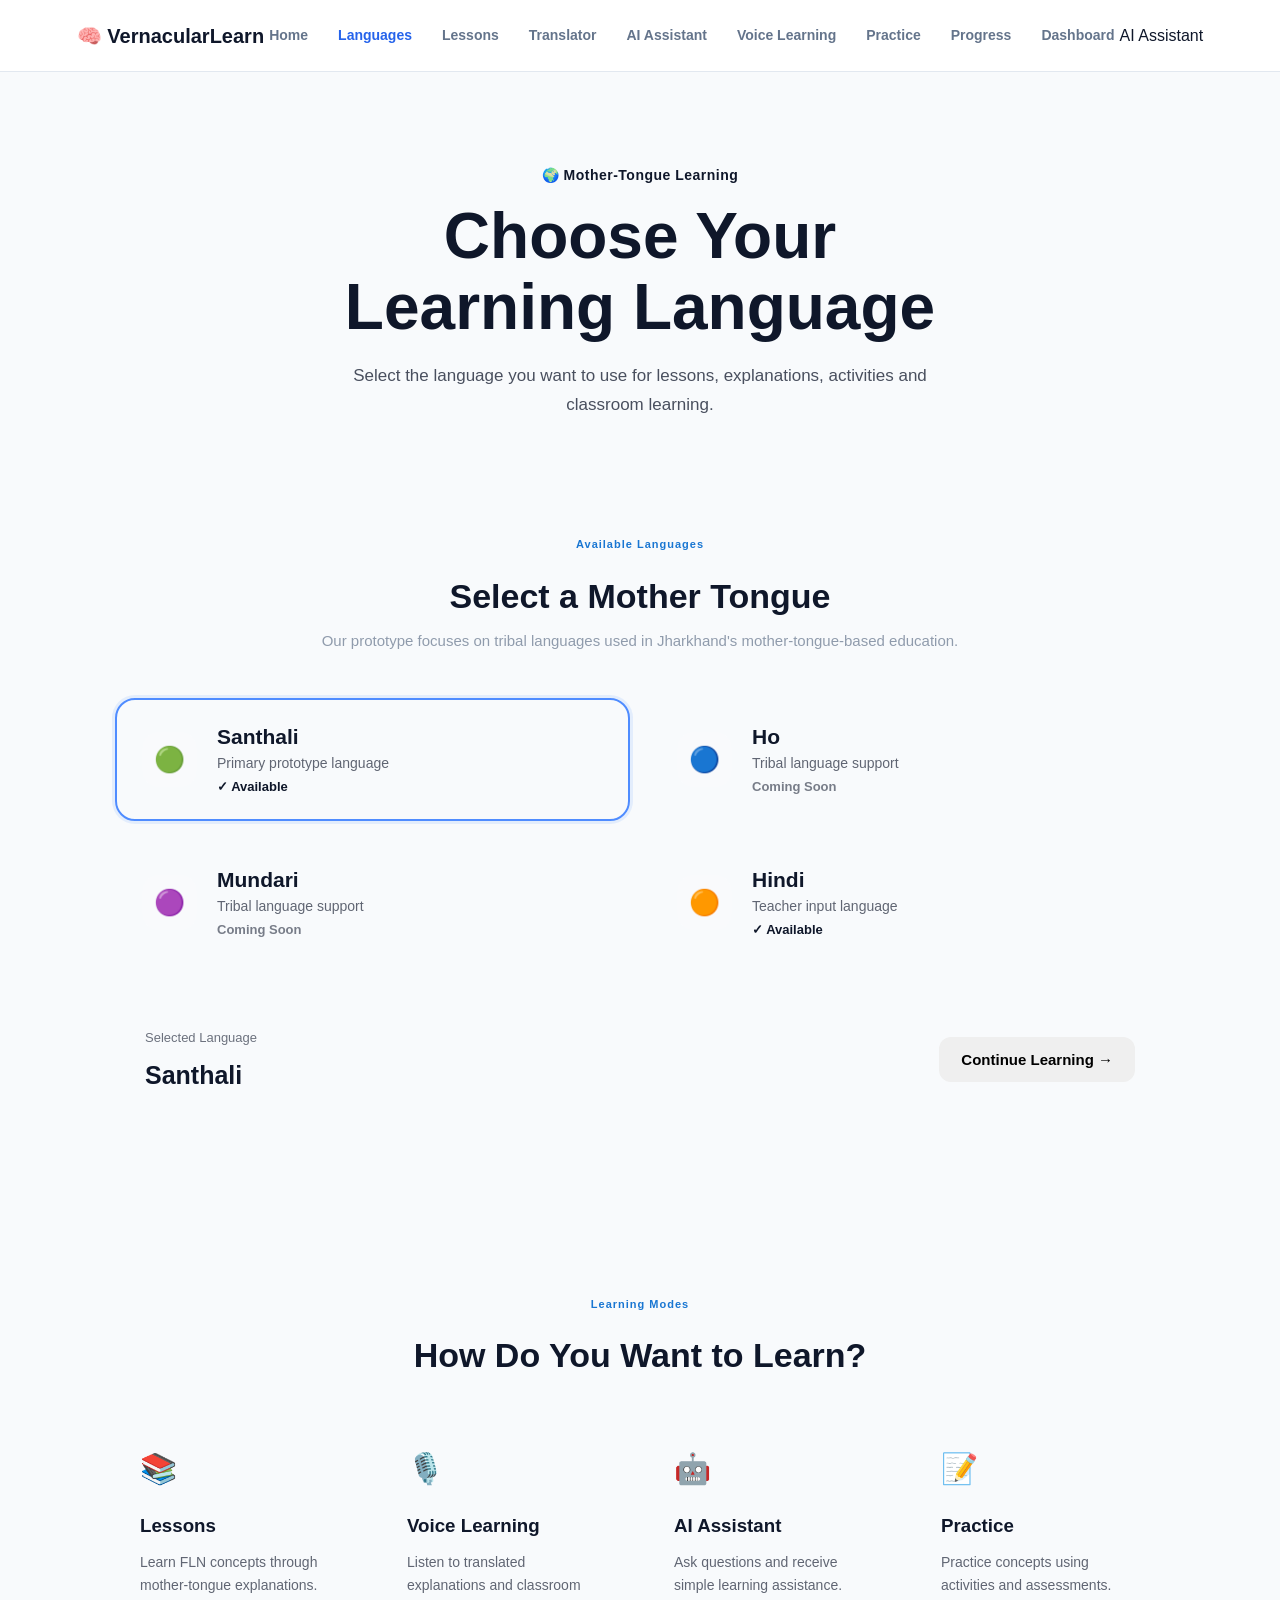
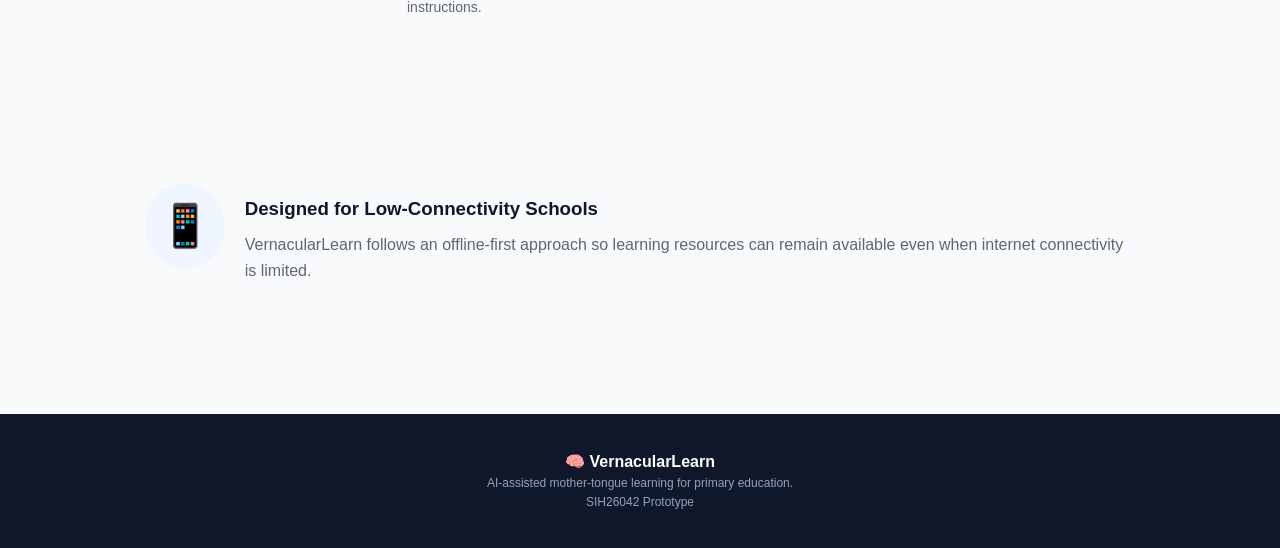
<file: language.html>
<!DOCTYPE html>
<html lang="en">
<head>
    <meta charset="UTF-8">
    <meta name="viewport" content="width=device-width, initial-scale=1.0">

    <title>Choose Language | VernacularLearn</title>

    <link rel="stylesheet" href="style.css">
</head>

<body>

    <!-- =========================
         NAVBAR
    ========================== -->

    <header class="navbar">

        <div class="logo">
            🧠 VernacularLearn
        </div>

        <nav class="nav-links">

    <a href="index.html">Home</a>
    <a href="language.html" class="active">Languages</a>
    <a href="lessons.html">Lessons</a>
    <a href="translator.html">Translator</a>
    <a href="ai-assistant.html">AI Assistant</a>
    <a href="voice-learning.html">Voice Learning</a>
    <a href="practice.html">Practice</a>
    <a href="progress.html">Progress</a>
    <a href="dashboard.html">Dashboard</a>

        </nav>

        <a href="ai-assistant.html" class="nav-button">
            AI Assistant
        </a>

    </header>


    <!-- =========================
         LANGUAGE HERO
    ========================== -->

    <main>

        <section class="language-hero">

            <div class="language-hero-content">

                <span class="section-badge">
                    🌍 Mother-Tongue Learning
                </span>

                <h1>
                    Choose Your
                    <span>Learning Language</span>
                </h1>

                <p>
                    Select the language you want to use for lessons,
                    explanations, activities and classroom learning.
                </p>

            </div>

        </section>


        <!-- =========================
             LANGUAGE SELECTION
        ========================== -->

        <section class="language-section">

            <div class="section-heading">

                <span class="small-label">
                    Available Languages
                </span>

                <h2>
                    Select a Mother Tongue
                </h2>

                <p>
                    Our prototype focuses on tribal languages used
                    in Jharkhand's mother-tongue-based education.
                </p>

            </div>


            <div class="language-grid">


                <!-- SANTHALI -->

                <button
                    class="language-card selected"
                    data-language="Santhali"
                    onclick="selectLanguage('Santhali')"
                >

                    <div class="language-icon">
                        🟢
                    </div>

                    <div class="language-info">

                        <h3>Santhali</h3>

                        <p>
                            Primary prototype language
                        </p>

                        <span class="language-status">
                            ✓ Available
                        </span>

                    </div>

                </button>


                <!-- HO -->

                <button
                    class="language-card"
                    data-language="Ho"
                    onclick="selectLanguage('Ho')"
                >

                    <div class="language-icon">
                        🔵
                    </div>

                    <div class="language-info">

                        <h3>Ho</h3>

                        <p>
                            Tribal language support
                        </p>

                        <span class="language-status coming">
                            Coming Soon
                        </span>

                    </div>

                </button>


                <!-- MUNDARI -->

                <button
                    class="language-card"
                    data-language="Mundari"
                    onclick="selectLanguage('Mundari')"
                >

                    <div class="language-icon">
                        🟣
                    </div>

                    <div class="language-info">

                        <h3>Mundari</h3>

                        <p>
                            Tribal language support
                        </p>

                        <span class="language-status coming">
                            Coming Soon
                        </span>

                    </div>

                </button>


                <!-- HINDI -->

                <button
                    class="language-card"
                    data-language="Hindi"
                    onclick="selectLanguage('Hindi')"
                >

                    <div class="language-icon">
                        🟠
                    </div>

                    <div class="language-info">

                        <h3>Hindi</h3>

                        <p>
                            Teacher input language
                        </p>

                        <span class="language-status">
                            ✓ Available
                        </span>

                    </div>

                </button>

            </div>


            <!-- =========================
                 SELECTED LANGUAGE
            ========================== -->

            <div class="selected-language-box">

                <div>

                    <span class="selected-label">
                        Selected Language
                    </span>

                    <h3 id="selectedLanguage">
                        Santhali
                    </h3>

                </div>

                <button
                    class="primary-button"
                    onclick="continueLearning()"
                >
                    Continue Learning →
                </button>

            </div>

        </section>


        <!-- =========================
             LEARNING MODES
        ========================== -->

        <section class="learning-modes">

            <div class="section-heading">

                <span class="small-label">
                    Learning Modes
                </span>

                <h2>
                    How Do You Want to Learn?
                </h2>

            </div>


            <div class="mode-grid">

                <a href="lessons.html" class="mode-card">

    <div class="mode-icon">
        📚
    </div>

    <h3>
        Lessons
    </h3>

    <p>
        Learn FLN concepts through
        mother-tongue explanations.
    </p>

                </a>


                <a href="voice-learning.html" class="mode-card">

    <div class="mode-icon">
        🎙️
    </div>

    <h3>
        Voice Learning
    </h3>

    <p>
        Listen to translated explanations
        and classroom instructions.
    </p>

                </a>


                <a href="ai-assistant.html" class="mode-card">

    <div class="mode-icon">
        🤖
    </div>

    <h3>
        AI Assistant
    </h3>

    <p>
        Ask questions and receive
        simple learning assistance.
    </p>

                </a>


                <a href="practice.html" class="mode-card">

    <div class="mode-icon">
        📝
    </div>

    <h3>
        Practice
    </h3>

    <p>
        Practice concepts using
        activities and assessments.
    </p>

                </a>

            </div>

        </section>


        <!-- =========================
             OFFLINE FEATURE
        ========================== -->

        <section class="offline-banner">

            <div class="offline-icon">
                📱
            </div>

            <div>

                <h3>
                    Designed for Low-Connectivity Schools
                </h3>

                <p>
                    VernacularLearn follows an offline-first approach
                    so learning resources can remain available even
                    when internet connectivity is limited.
                </p>

            </div>

        </section>

    </main>


    <!-- =========================
         FOOTER
    ========================== -->

    <footer class="footer">

        <div class="footer-content">

            <div>
                <strong>🧠 VernacularLearn</strong>
                <p>
                    AI-assisted mother-tongue learning
                    for primary education.
                </p>
            </div>

            <div>
                <p>
                    SIH26042 Prototype
                </p>
            </div>

        </div>

    </footer>


    <!-- =========================
         PAGE JAVASCRIPT
    ========================== -->

    <script>

        let selectedLanguage = "Santhali";


        function selectLanguage(language) {

            selectedLanguage = language;

            document
                .getElementById("selectedLanguage")
                .textContent = language;


            const cards =
                document.querySelectorAll(".language-card");


            cards.forEach(function(card) {

                card.classList.remove("selected");

                if (
                    card.getAttribute("data-language")
                    === language
                ) {

                    card.classList.add("selected");

                }

            });


            localStorage.setItem(
                "selectedLanguage",
                language
            );

        }


        function continueLearning() {

            localStorage.setItem(
                "selectedLanguage",
                selectedLanguage
            );

            window.location.href =
                "lessons.html";

        }


        // Load previously selected language

        const savedLanguage =
            localStorage.getItem("selectedLanguage");


        if (savedLanguage) {

            selectLanguage(savedLanguage);

        }

    </script>

</body>
</html>
</file>
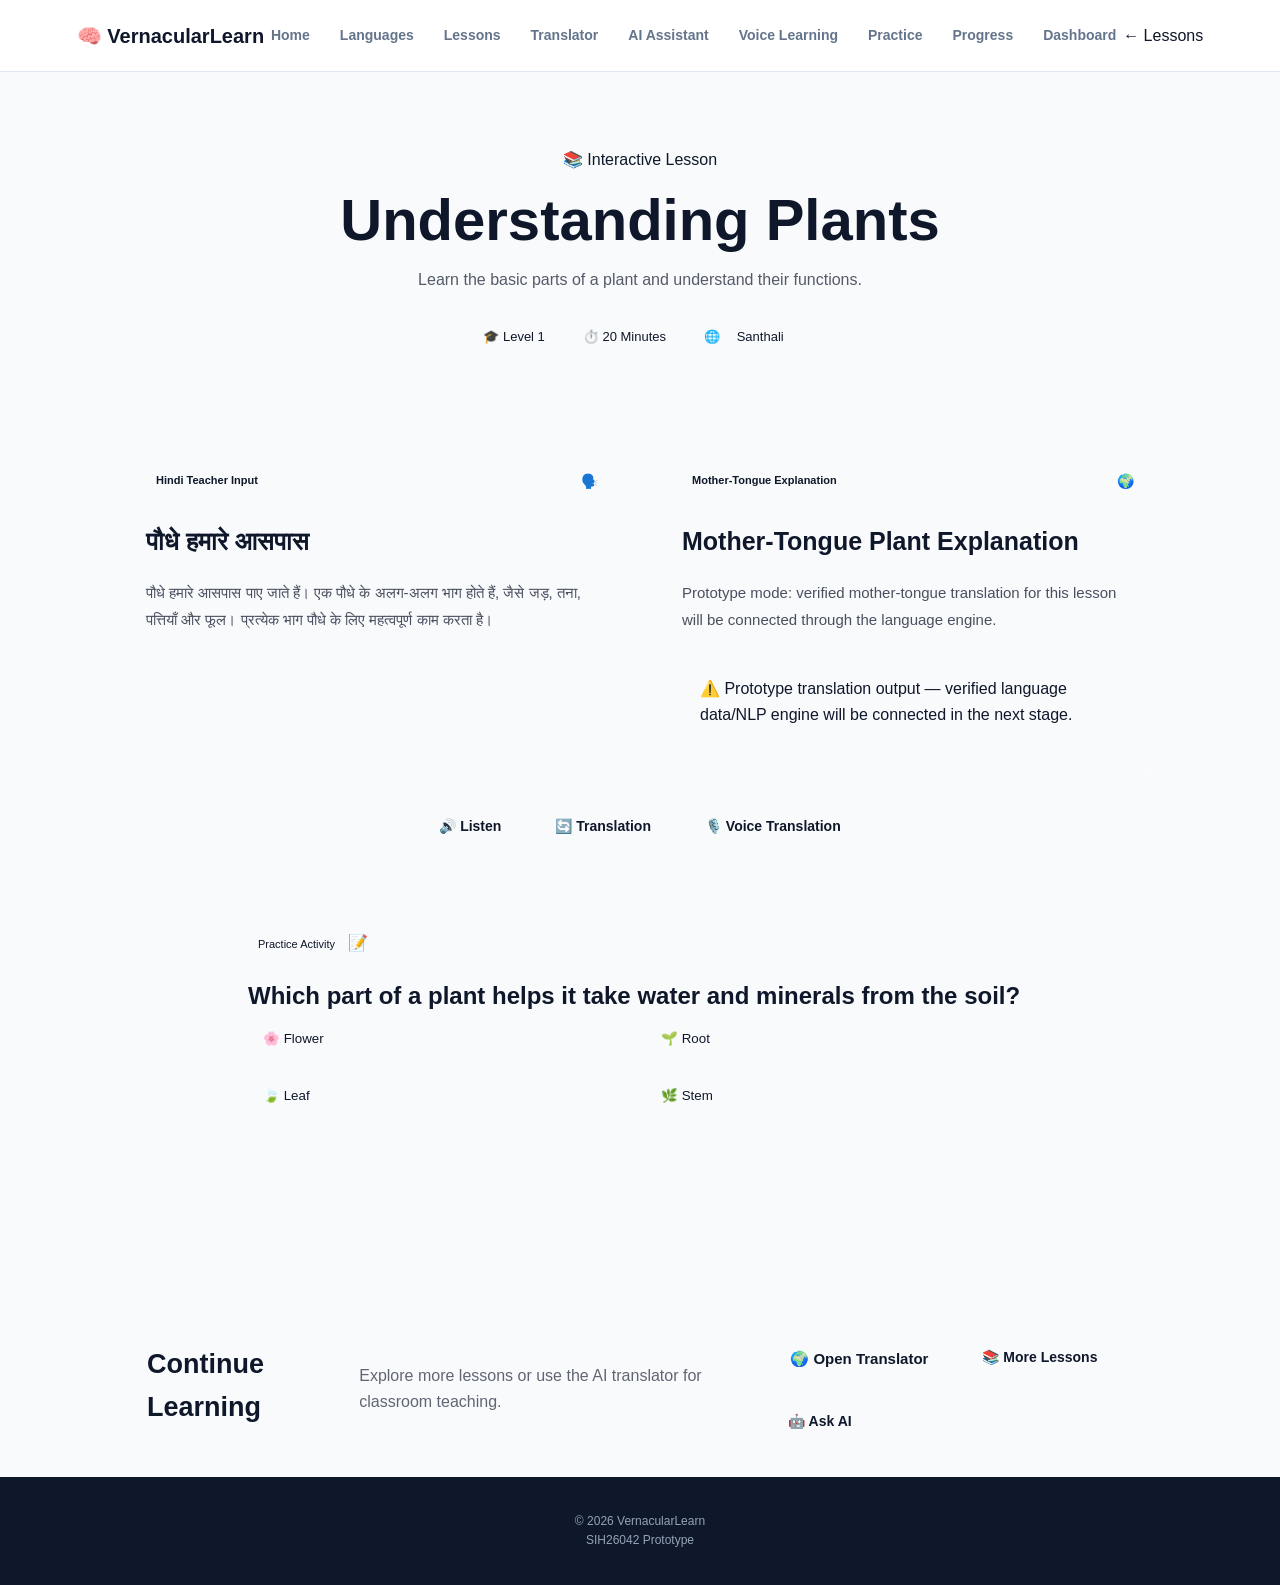
<file: lesson.html>
<!DOCTYPE html>
<html lang="en">

<head>
    <meta charset="UTF-8">
    <meta name="viewport" content="width=device-width, initial-scale=1.0">

    <title>Lesson | VernacularLearn</title>

    <link rel="stylesheet" href="style.css">
</head>

<body>

    <!-- =========================
         NAVBAR
    ========================== -->

    <header class="navbar">

        <div class="logo">
            🧠 VernacularLearn
        </div>

        <nav class="nav-links">

    <a href="index.html">Home</a>
    <a href="language.html">Languages</a>
    <a href="lessons.html">Lessons</a>
    <a href="translator.html">Translator</a>
    <a href="ai-assistant.html">AI Assistant</a>
    <a href="voice-learning.html">Voice Learning</a>
    <a href="practice.html">Practice</a>
    <a href="progress.html">Progress</a>
    <a href="dashboard.html">Dashboard</a>

        </nav>

        <a href="lessons.html" class="nav-button">
            ← Lessons
        </a>

    </header>


    <!-- =========================
         LESSON HERO
    ========================== -->

    <section class="lesson-view-hero">

        <div class="lesson-view-content">

            <div class="lesson-badge">
                📚 Interactive Lesson
            </div>

            <h1 id="lessonTitle">
                Understanding Plants
            </h1>

            <p id="lessonDescription">
                Learn the basic parts of a plant and understand their functions.
            </p>

            <div class="lesson-view-meta">

                <span>🎓 Level 1</span>

                <span>⏱️ 20 Minutes</span>

                <span>
                    🌐 <span id="lessonLanguage">Santhali</span>
                </span>

            </div>

        </div>

    </section>


    <!-- =========================
         LESSON CONTENT
    ========================== -->

    <section class="lesson-content-section">

        <div class="lesson-content-grid">


            <!-- HINDI CONTENT -->

            <div class="content-panel">

                <div class="content-panel-header">

                    <span class="content-tag">
                        Hindi Teacher Input
                    </span>

                    🗣️

                </div>

                <h2 id="hindiTitle">
                    पौधे हमारे आसपास
                </h2>

                <p id="hindiContent">
                    पौधे हमारे आसपास पाए जाते हैं। एक पौधे के अलग-अलग भाग होते हैं,
                    जैसे जड़, तना, पत्तियाँ और फूल। प्रत्येक भाग पौधे के लिए
                    महत्वपूर्ण काम करता है।
                </p>

            </div>


            <!-- MOTHER TONGUE CONTENT -->

            <div class="content-panel mother-tongue-panel">

                <div class="content-panel-header">

                    <span class="content-tag">
                        Mother-Tongue Explanation
                    </span>

                    🌍

                </div>

                <h2 id="motherTongueTitle">
                    Mother-Tongue Explanation
                </h2>

                <p id="motherTongueContent">
                    Prototype mode: verified mother-tongue translation
                    will be connected through the language engine.
                </p>

                <div class="translation-note">

                    ⚠️ Prototype translation output — verified language
                    data/NLP engine will be connected in the next stage.

                </div>

            </div>

        </div>


        <!-- =========================
             LESSON TOOLS
        ========================== -->

        <div class="lesson-tools">

            <!-- LISTEN -->

            <button
                class="lesson-tool-button"
                onclick="playExplanation()">

                🔊 Listen

            </button>


            <!-- DIRECT TRANSLATOR LINK -->

            <a
                href="translator.html"
                class="lesson-tool-button">

                🔄 Translation

            </a>


            <!-- VOICE -->

            <a
    href="voice-learning.html"
    class="lesson-tool-button">

    🎙️ Voice Translation

            </a>

        </div>


        <!-- =========================
             ACTIVITY
        ========================== -->

        <div class="activity-card">

            <div class="activity-header">

                <span class="content-tag">
                    Practice Activity
                </span>

                📝

            </div>

            <h2 id="question">
                Which part of a plant helps it take water and minerals from the soil?
            </h2>

            <div
                class="answer-options"
                id="answerOptions">
            </div>

            <div
                id="answerResult"
                class="answer-result">
            </div>

        </div>

    </section>


    <!-- =========================
         CONTINUE LEARNING
    ========================== -->

    <section class="lesson-next-section">

        <h2>
            Continue Learning
        </h2>

        <p>
            Explore more lessons or use the AI translator
            for classroom teaching.
        </p>

        <div class="lesson-next-buttons">

            <a
                href="translator.html"
                class="primary-button">

                🌍 Open Translator

            </a>

            <a
                href="lessons.html"
                class="secondary-button">

                📚 More Lessons

            </a>
<a
    href="ai-assistant.html"
    class="secondary-button">

    🤖 Ask AI

</a>
        </div>

    </section>


    <!-- =========================
         FOOTER
    ========================== -->

    <footer class="footer">

        <p>
            © 2026 VernacularLearn
        </p>

        <p>
            SIH26042 Prototype
        </p>

    </footer>


    <!-- =========================
         JAVASCRIPT
    ========================== -->

    <script>

        /* =====================================
           LESSON DATA
        ===================================== */

        const lessons = {

            "Understanding Plants": {

                description:
                    "Learn the basic parts of a plant and understand their functions.",

                hindiTitle:
                    "पौधे हमारे आसपास",

                hindiContent:
                    "पौधे हमारे आसपास पाए जाते हैं। एक पौधे के अलग-अलग भाग होते हैं, जैसे जड़, तना, पत्तियाँ और फूल। प्रत्येक भाग पौधे के लिए महत्वपूर्ण काम करता है।",

                motherTitle:
                    "Mother-Tongue Plant Explanation",

                motherContent:
                    "Prototype mode: verified mother-tongue translation for this lesson will be connected through the language engine.",

                question:
                    "Which part of a plant helps it take water and minerals from the soil?",

                options: [
                    ["🌸 Flower", false],
                    ["🌱 Root", true],
                    ["🍃 Leaf", false],
                    ["🌿 Stem", false]
                ]

            },


            "Learning Letters": {

                description:
                    "Learn basic letters and understand their sounds.",

                hindiTitle:
                    "अक्षरों की पहचान",

                hindiContent:
                    "अक्षर भाषा की मूल इकाइयाँ होते हैं। हम अलग-अलग अक्षरों को मिलाकर शब्द बनाते हैं। आज हम कुछ सरल अक्षरों को पहचानना और बोलना सीखेंगे।",

                motherTitle:
                    "Mother-Tongue Letter Explanation",

                motherContent:
                    "Prototype mode: mother-tongue letter and pronunciation support will be connected with the language engine.",

                question:
                    "Letters are used to make what?",

                options: [
                    ["🌳 Trees", false],
                    ["🔢 Numbers", false],
                    ["📝 Words", true],
                    ["🌧️ Rain", false]
                ]

            },


            "Counting Numbers": {

                description:
                    "Learn to count numbers from 1 to 10.",

                hindiTitle:
                    "गिनती सीखें",

                hindiContent:
                    "गिनती हमें वस्तुओं की संख्या बताने में मदद करती है। आज हम 1 से 10 तक की गिनती सीखेंगे और वस्तुओं को गिनना सीखेंगे।",

                motherTitle:
                    "Mother-Tongue Counting Explanation",

                motherContent:
                    "Prototype mode: target-language number names and audio will be connected through the language engine.",

                question:
                    "What number comes after 4?",

                options: [
                    ["3", false],
                    ["5", true],
                    ["6", false],
                    ["2", false]
                ]

            },


            "Simple Words": {

                description:
                    "Learn simple everyday words and their meanings.",

                hindiTitle:
                    "सरल शब्द",

                hindiContent:
                    "शब्दों का उपयोग हम अपने विचारों और बातों को व्यक्त करने के लिए करते हैं। हम आज कुछ आसान और रोज़मर्रा में इस्तेमाल होने वाले शब्द सीखेंगे।",

                motherTitle:
                    "Mother-Tongue Word Explanation",

                motherContent:
                    "Prototype mode: verified vocabulary mapping will be connected to the selected tribal language.",

                question:
                    "Which of these is a word?",

                options: [
                    ["Book", true],
                    ["7", false],
                    ["+", false],
                    ["123", false]
                ]

            },


            "Basic Addition": {

                description:
                    "Learn how to add small numbers using simple examples.",

                hindiTitle:
                    "सरल जोड़",

                hindiContent:
                    "जोड़ का अर्थ दो या दो से अधिक संख्याओं को मिलाना होता है। उदाहरण के लिए, यदि हमारे पास 2 आम हैं और 3 आम और मिल जाते हैं, तो हमारे पास कुल 5 आम होंगे।",

                motherTitle:
                    "Mother-Tongue Addition Explanation",

                motherContent:
                    "Prototype mode: bilingual mathematical explanation will be connected to the selected language.",

                question:
                    "What is 2 + 3?",

                options: [
                    ["4", false],
                    ["5", true],
                    ["6", false],
                    ["7", false]
                ]

            },


            "Animals Around Us": {

                description:
                    "Learn about common animals that live around us.",

                hindiTitle:
                    "हमारे आसपास के जानवर",

                hindiContent:
                    "हमारे आसपास कई प्रकार के जानवर पाए जाते हैं। कुछ जानवर हमारे घरों के पास रहते हैं और कुछ जंगलों में रहते हैं। हम आज कुछ सामान्य जानवरों के बारे में जानेंगे।",

                motherTitle:
                    "Mother-Tongue Animal Explanation",

                motherContent:
                    "Prototype mode: target-language animal names and audio will be connected through the language engine.",

                question:
                    "Which animal is commonly known for giving us milk?",

                options: [
                    ["🐄 Cow", true],
                    ["🦁 Lion", false],
                    ["🐯 Tiger", false],
                    ["🐘 Elephant", false]
                ]

            }

        };


        /* =====================================
           SELECTED LESSON
        ===================================== */

        const selectedLesson =
            localStorage.getItem("selectedLesson")
            || "Understanding Plants";


        const selectedLanguage =
            localStorage.getItem("selectedLanguage")
            || "Santhali";


        const lesson =
            lessons[selectedLesson]
            || lessons["Understanding Plants"];


        /* =====================================
           DISPLAY LESSON
        ===================================== */

        document.getElementById("lessonTitle")
            .textContent = selectedLesson;


        document.getElementById("lessonDescription")
            .textContent = lesson.description;


        document.getElementById("lessonLanguage")
            .textContent = selectedLanguage;


        document.getElementById("hindiTitle")
            .textContent = lesson.hindiTitle;


        document.getElementById("hindiContent")
            .textContent = lesson.hindiContent;


        document.getElementById("motherTongueTitle")
            .textContent = lesson.motherTitle;


        document.getElementById("motherTongueContent")
            .textContent = lesson.motherContent;


        document.getElementById("question")
            .textContent = lesson.question;


        /* =====================================
           CREATE OPTIONS
        ===================================== */

        const answerOptions =
            document.getElementById("answerOptions");


        lesson.options.forEach(function(option) {

            const button =
                document.createElement("button");


            button.textContent =
                option[0];


            button.onclick = function() {

                checkAnswer(
                    button,
                    option[1]
                );

            };


            answerOptions.appendChild(button);

        });


        /* =====================================
           CHECK ANSWER
        ===================================== */

        function checkAnswer(button, isCorrect) {

            const result =
                document.getElementById("answerResult");


            if (isCorrect) {

                result.textContent =
                    "✅ Correct! Great job!";

            } else {

                result.textContent =
                    "❌ Not quite. Try again!";

            }

            result.style.display =
                "block";

        }


        /* =====================================
           LISTEN DEMO
        ===================================== */

        function playExplanation() {

            alert(
                "🔊 Audio Output\n\n" +
                "Mother-tongue audio will be connected through the verified text-to-speech system."
            );

        }


        /* =====================================
           VOICE TRANSLATION DEMO
        ===================================== */

        function startVoiceDemo() {

            alert(
                "🎙️ Voice Translation\n\n" +
                "Teacher speaks Hindi → " +
                selectedLanguage +
                " output.\n\n" +
                "The real voice-to-voice engine will be integrated in the next stage."
            );

        }

    </script>

</body>

</html>
</file>
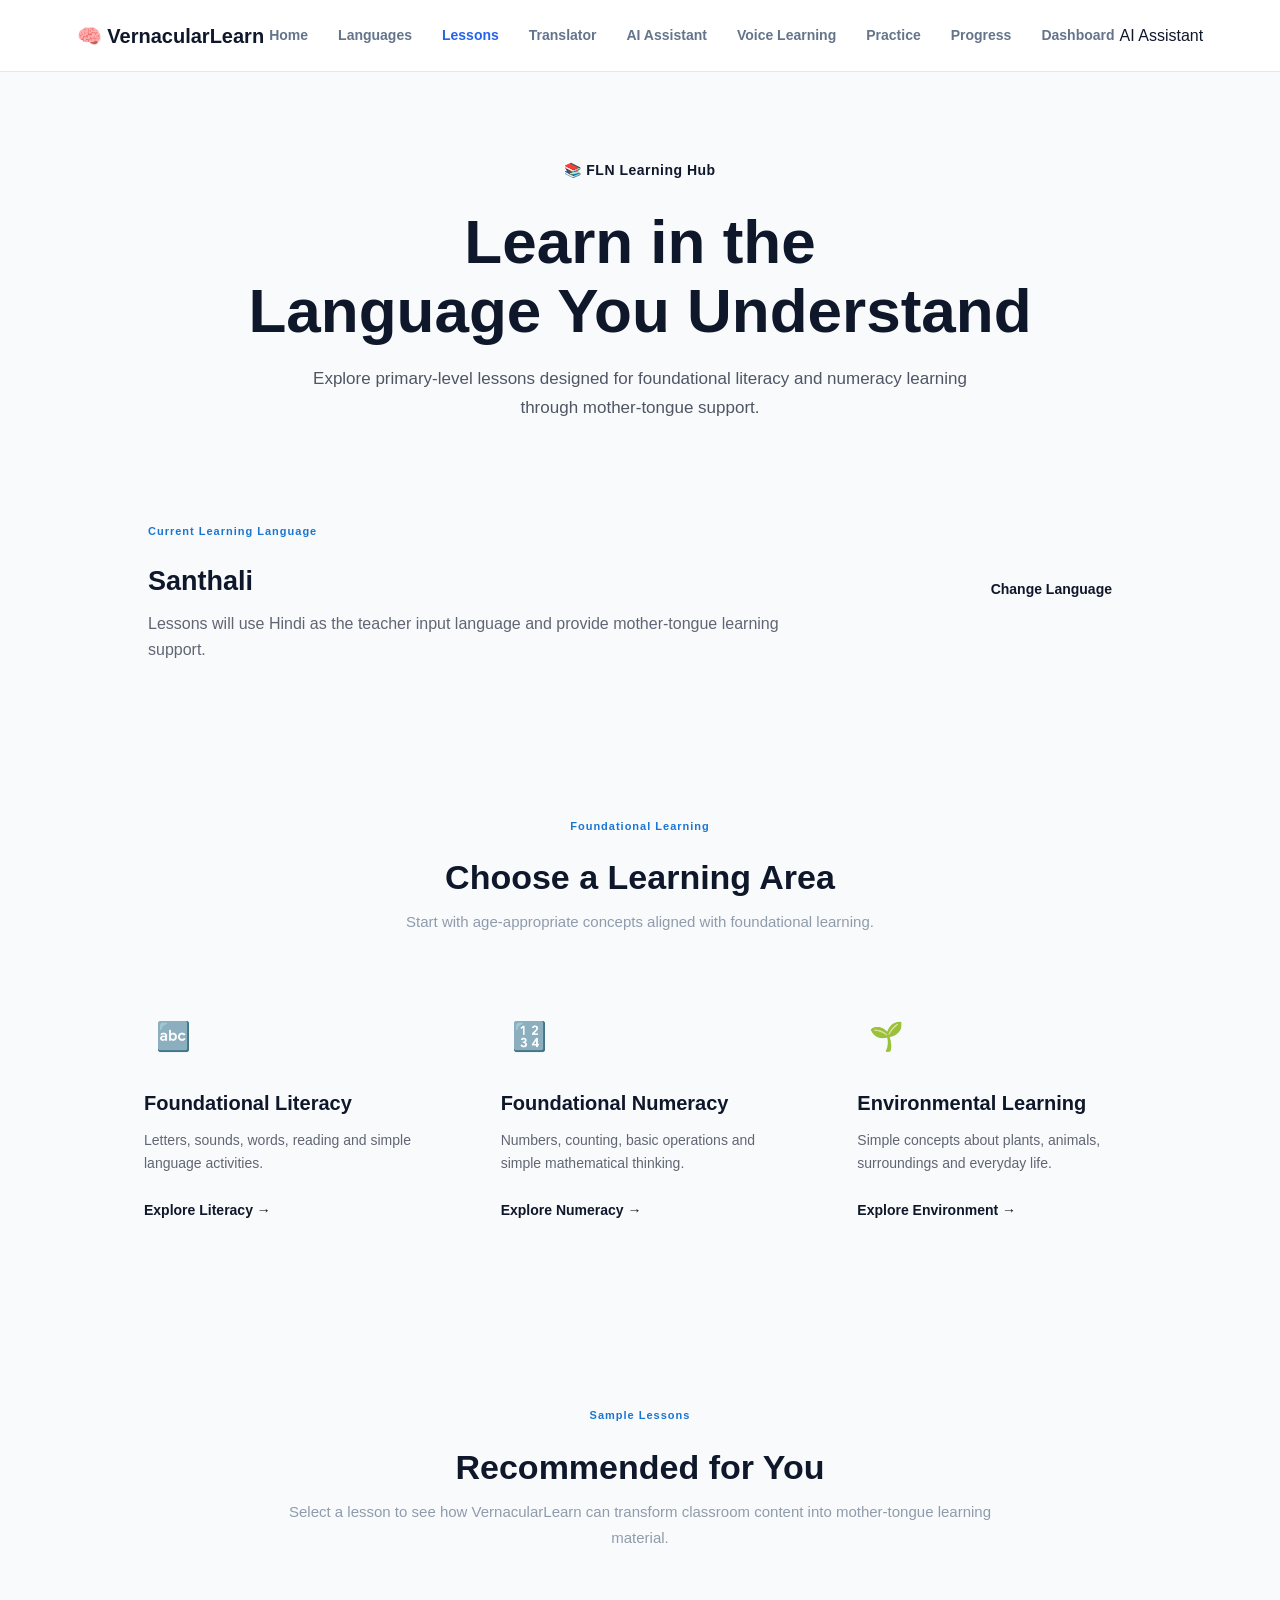
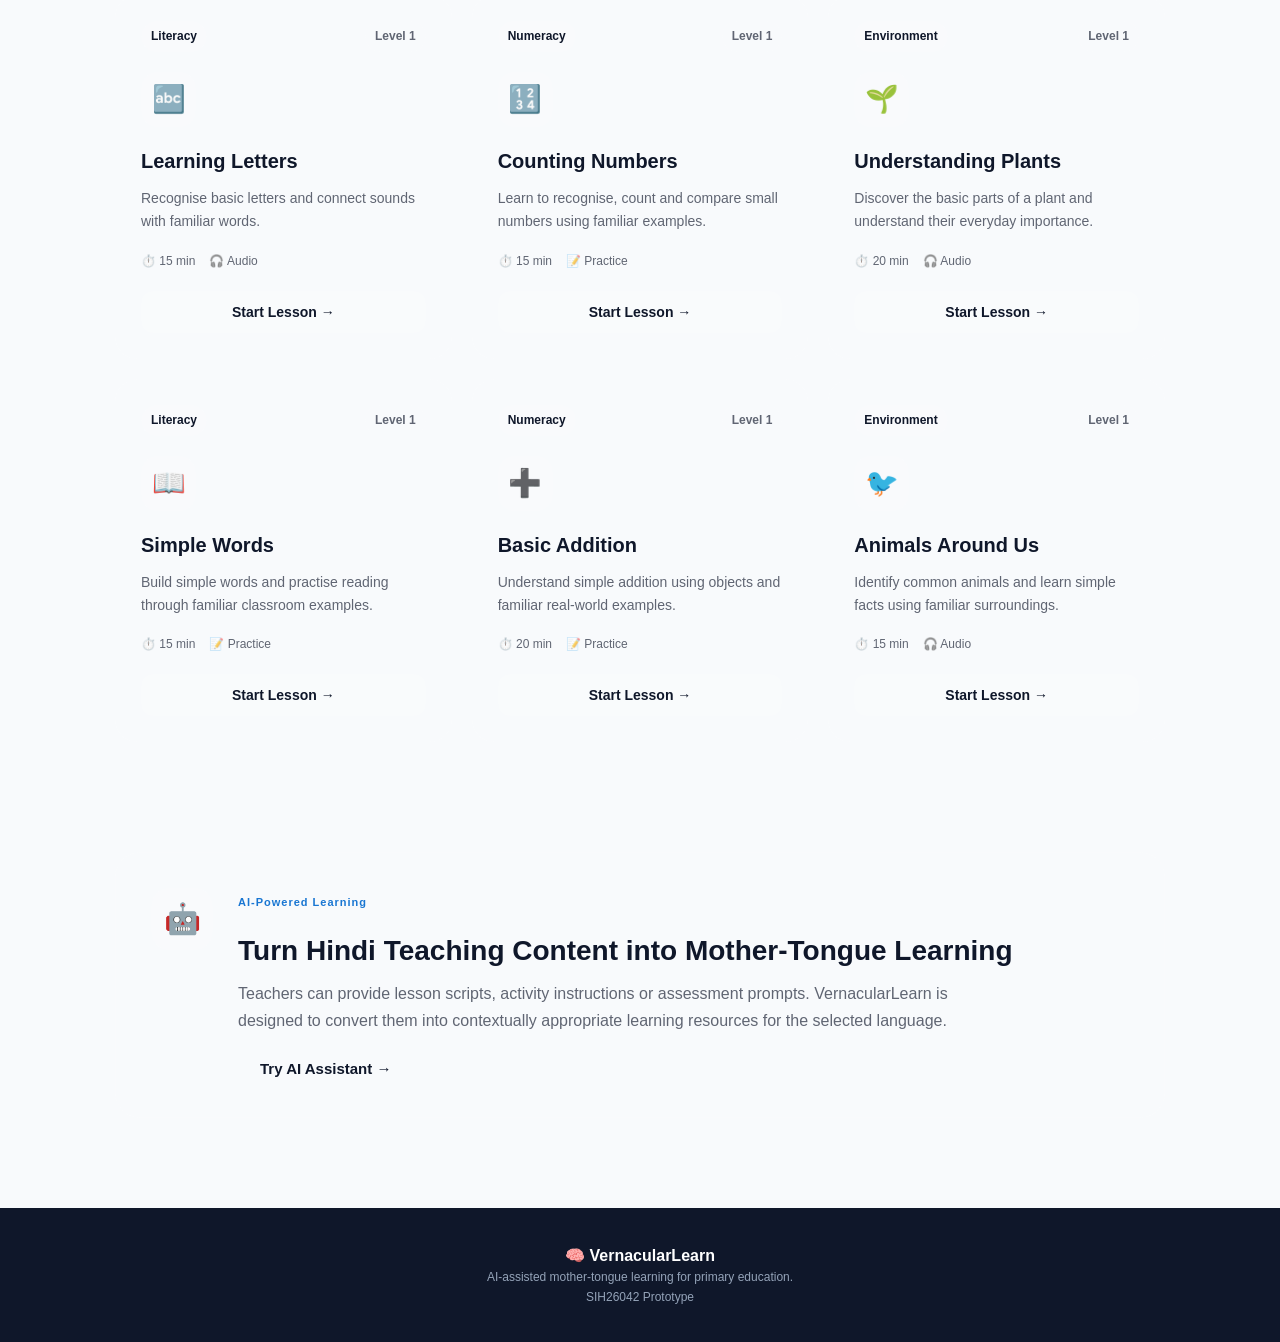
<file: lessons.html>
<!DOCTYPE html>
<html lang="en">

<head>
    <meta charset="UTF-8">
    <meta name="viewport" content="width=device-width, initial-scale=1.0">

    <title>Lessons | VernacularLearn</title>

    <link rel="stylesheet" href="style.css">
</head>

<body>

    <!-- =========================
         NAVBAR
    ========================== -->

    <header class="navbar">

        <div class="logo">
            🧠 VernacularLearn
        </div>

        <nav class="nav-links">

    <a href="index.html">
        Home
    </a>

    <a href="language.html">
        Languages
    </a>

    <a href="lessons.html" class="active">
        Lessons
    </a>

    <a href="translator.html">
        Translator
    </a>

    <a href="ai-assistant.html">
        AI Assistant
    </a>

    <a href="voice-learning.html">
        Voice Learning
    </a>

    <a href="practice.html">
        Practice
    </a>

    <a href="progress.html">
        Progress
    </a>

    <a href="dashboard.html">
        Dashboard
    </a>

        </nav>

        <a href="ai-assistant.html" class="nav-button">
            AI Assistant
        </a>

    </header>


    <!-- =========================
         MAIN
    ========================== -->

    <main>

        <!-- Hero -->

        <section class="lessons-hero">

            <div class="lessons-hero-content">

                <span class="section-badge">
                    📚 FLN Learning Hub
                </span>

                <h1>
                    Learn in the
                    <span>Language You Understand</span>
                </h1>

                <p>
                    Explore primary-level lessons designed for
                    foundational literacy and numeracy learning
                    through mother-tongue support.
                </p>

            </div>

        </section>


        <!-- =========================
             CURRENT LANGUAGE
        ========================== -->

        <section class="current-language">

            <div class="current-language-card">

                <div>
                    <span class="small-label">
                        Current Learning Language
                    </span>

                    <h2 id="currentLanguage">
                        Santhali
                    </h2>

                    <p>
                        Lessons will use Hindi as the teacher
                        input language and provide mother-tongue
                        learning support.
                    </p>
                </div>

                <a
                    href="language.html"
                    class="secondary-button"
                >
                    Change Language
                </a>

            </div>

        </section>


        <!-- =========================
             LESSON CATEGORIES
        ========================== -->

        <section class="lesson-section">

            <div class="section-heading">

                <span class="small-label">
                    Foundational Learning
                </span>

                <h2>
                    Choose a Learning Area
                </h2>

                <p>
                    Start with age-appropriate concepts aligned
                    with foundational learning.
                </p>

            </div>


            <div class="category-grid">

                <!-- Literacy -->

                <div class="category-card">

                    <div class="category-icon">
                        🔤
                    </div>

                    <h3>
                        Foundational Literacy
                    </h3>

                    <p>
                        Letters, sounds, words, reading and
                        simple language activities.
                    </p>

                    <button
                        onclick="filterLessons('literacy')"
                        class="category-button"
                    >
                        Explore Literacy →
                    </button>

                </div>


                <!-- Numeracy -->

                <div class="category-card">

                    <div class="category-icon">
                        🔢
                    </div>

                    <h3>
                        Foundational Numeracy
                    </h3>

                    <p>
                        Numbers, counting, basic operations and
                        simple mathematical thinking.
                    </p>

                    <button
                        onclick="filterLessons('numeracy')"
                        class="category-button"
                    >
                        Explore Numeracy →
                    </button>

                </div>


                <!-- Environmental Learning -->

                <div class="category-card">

                    <div class="category-icon">
                        🌱
                    </div>

                    <h3>
                        Environmental Learning
                    </h3>

                    <p>
                        Simple concepts about plants, animals,
                        surroundings and everyday life.
                    </p>

                    <button
                        onclick="filterLessons('environment')"
                        class="category-button"
                    >
                        Explore Environment →
                    </button>

                </div>

            </div>

        </section>


        <!-- =========================
             LESSON LIST
        ========================== -->

        <section class="available-lessons">

            <div class="section-heading">

                <span class="small-label">
                    Sample Lessons
                </span>

                <h2>
                    Recommended for You
                </h2>

                <p>
                    Select a lesson to see how VernacularLearn
                    can transform classroom content into
                    mother-tongue learning material.
                </p>

            </div>


            <div class="lesson-grid" id="lessonGrid">


                <!-- Lesson 1 -->

                <article
                    class="lesson-card"
                    data-category="literacy"
                >

                    <div class="lesson-top">

                        <span class="lesson-type">
                            Literacy
                        </span>

                        <span class="lesson-level">
                            Level 1
                        </span>

                    </div>

                    <div class="lesson-icon">
                        🔤
                    </div>

                    <h3>
                        Learning Letters
                    </h3>

                    <p>
                        Recognise basic letters and connect
                        sounds with familiar words.
                    </p>

                    <div class="lesson-meta">
                        <span>⏱️ 15 min</span>
                        <span>🎧 Audio</span>
                    </div>

                    <button
                        class="lesson-button"
                        onclick="openLesson('Learning Letters')"
                    >
                        Start Lesson →
                    </button>

                </article>


                <!-- Lesson 2 -->

                <article
                    class="lesson-card"
                    data-category="numeracy"
                >

                    <div class="lesson-top">

                        <span class="lesson-type">
                            Numeracy
                        </span>

                        <span class="lesson-level">
                            Level 1
                        </span>

                    </div>

                    <div class="lesson-icon">
                        🔢
                    </div>

                    <h3>
                        Counting Numbers
                    </h3>

                    <p>
                        Learn to recognise, count and compare
                        small numbers using familiar examples.
                    </p>

                    <div class="lesson-meta">
                        <span>⏱️ 15 min</span>
                        <span>📝 Practice</span>
                    </div>

                    <button
                        class="lesson-button"
                        onclick="openLesson('Counting Numbers')"
                    >
                        Start Lesson →
                    </button>

                </article>


                <!-- Lesson 3 -->

                <article
                    class="lesson-card"
                    data-category="environment"
                >

                    <div class="lesson-top">

                        <span class="lesson-type">
                            Environment
                        </span>

                        <span class="lesson-level">
                            Level 1
                        </span>

                    </div>

                    <div class="lesson-icon">
                        🌱
                    </div>

                    <h3>
                        Understanding Plants
                    </h3>

                    <p>
                        Discover the basic parts of a plant and
                        understand their everyday importance.
                    </p>

                    <div class="lesson-meta">
                        <span>⏱️ 20 min</span>
                        <span>🎧 Audio</span>
                    </div>

                    <button
                        class="lesson-button"
                        onclick="openLesson('Understanding Plants')"
                    >
                        Start Lesson →
                    </button>

                </article>


                <!-- Lesson 4 -->

                <article
                    class="lesson-card"
                    data-category="literacy"
                >

                    <div class="lesson-top">

                        <span class="lesson-type">
                            Literacy
                        </span>

                        <span class="lesson-level">
                            Level 1
                        </span>

                    </div>

                    <div class="lesson-icon">
                        📖
                    </div>

                    <h3>
                        Simple Words
                    </h3>

                    <p>
                        Build simple words and practise reading
                        through familiar classroom examples.
                    </p>

                    <div class="lesson-meta">
                        <span>⏱️ 15 min</span>
                        <span>📝 Practice</span>
                    </div>

                    <button
                        class="lesson-button"
                        onclick="openLesson('Simple Words')"
                    >
                        Start Lesson →
                    </button>

                </article>


                <!-- Lesson 5 -->

                <article
                    class="lesson-card"
                    data-category="numeracy"
                >

                    <div class="lesson-top">

                        <span class="lesson-type">
                            Numeracy
                        </span>

                        <span class="lesson-level">
                            Level 1
                        </span>

                    </div>

                    <div class="lesson-icon">
                        ➕
                    </div>

                    <h3>
                        Basic Addition
                    </h3>

                    <p>
                        Understand simple addition using objects
                        and familiar real-world examples.
                    </p>

                    <div class="lesson-meta">
                        <span>⏱️ 20 min</span>
                        <span>📝 Practice</span>
                    </div>

                    <button
                        class="lesson-button"
                        onclick="openLesson('Basic Addition')"
                    >
                        Start Lesson →
                    </button>

                </article>


                <!-- Lesson 6 -->

                <article
                    class="lesson-card"
                    data-category="environment"
                >

                    <div class="lesson-top">

                        <span class="lesson-type">
                            Environment
                        </span>

                        <span class="lesson-level">
                            Level 1
                        </span>

                    </div>

                    <div class="lesson-icon">
                        🐦
                    </div>

                    <h3>
                        Animals Around Us
                    </h3>

                    <p>
                        Identify common animals and learn simple
                        facts using familiar surroundings.
                    </p>

                    <div class="lesson-meta">
                        <span>⏱️ 15 min</span>
                        <span>🎧 Audio</span>
                    </div>

                    <button
                        class="lesson-button"
                        onclick="openLesson('Animals Around Us')"
                    >
                        Start Lesson →
                    </button>

                </article>

            </div>

        </section>


        <!-- =========================
             AI TRANSLATION FEATURE
        ========================== -->

        <section class="lesson-ai-banner">

            <div class="lesson-ai-icon">
                🤖
            </div>

            <div class="lesson-ai-content">

                <span class="small-label">
                    AI-Powered Learning
                </span>

                <h2>
                    Turn Hindi Teaching Content
                    into Mother-Tongue Learning
                </h2>

                <p>
                    Teachers can provide lesson scripts,
                    activity instructions or assessment prompts.
                    VernacularLearn is designed to convert them
                    into contextually appropriate learning
                    resources for the selected language.
                </p>

                <a
                    href="ai-assistant.html"
                    class="primary-button"
                >
                    Try AI Assistant →
                </a>

            </div>

        </section>

    </main>


    <!-- =========================
         FOOTER
    ========================== -->

    <footer class="footer">

        <div class="footer-content">

            <div>

                <strong>
                    🧠 VernacularLearn
                </strong>

                <p>
                    AI-assisted mother-tongue learning
                    for primary education.
                </p>

            </div>

            <div>

                <p>
                    SIH26042 Prototype
                </p>

            </div>

        </div>

    </footer>


    <!-- =========================
         JAVASCRIPT
    ========================== -->

    <script>

        // ------------------------------------------
        // Current Language
        // ------------------------------------------

        const savedLanguage =
            localStorage.getItem("selectedLanguage");

        if (savedLanguage) {

            document
                .getElementById("currentLanguage")
                .textContent = savedLanguage;

        }


        // ------------------------------------------
        // Filter Lessons
        // ------------------------------------------

        function filterLessons(category) {

            const lessons =
                document.querySelectorAll(".lesson-card");

            lessons.forEach(function (lesson) {

                const lessonCategory =
                    lesson.getAttribute("data-category");

                if (lessonCategory === category) {

                    lesson.style.display = "block";

                } else {

                    lesson.style.display = "none";

                }

            });

            document
                .getElementById("lessonGrid")
                .scrollIntoView({
                    behavior: "smooth",
                    block: "start"
                });

        }


        // ------------------------------------------
        // Open Lesson
        // ------------------------------------------

        function openLesson(lessonName) {

    localStorage.setItem(
        "selectedLesson",
        lessonName
    );

    window.location.href = "lesson.html";

        }

    </script>

</body>

</html>
</file>
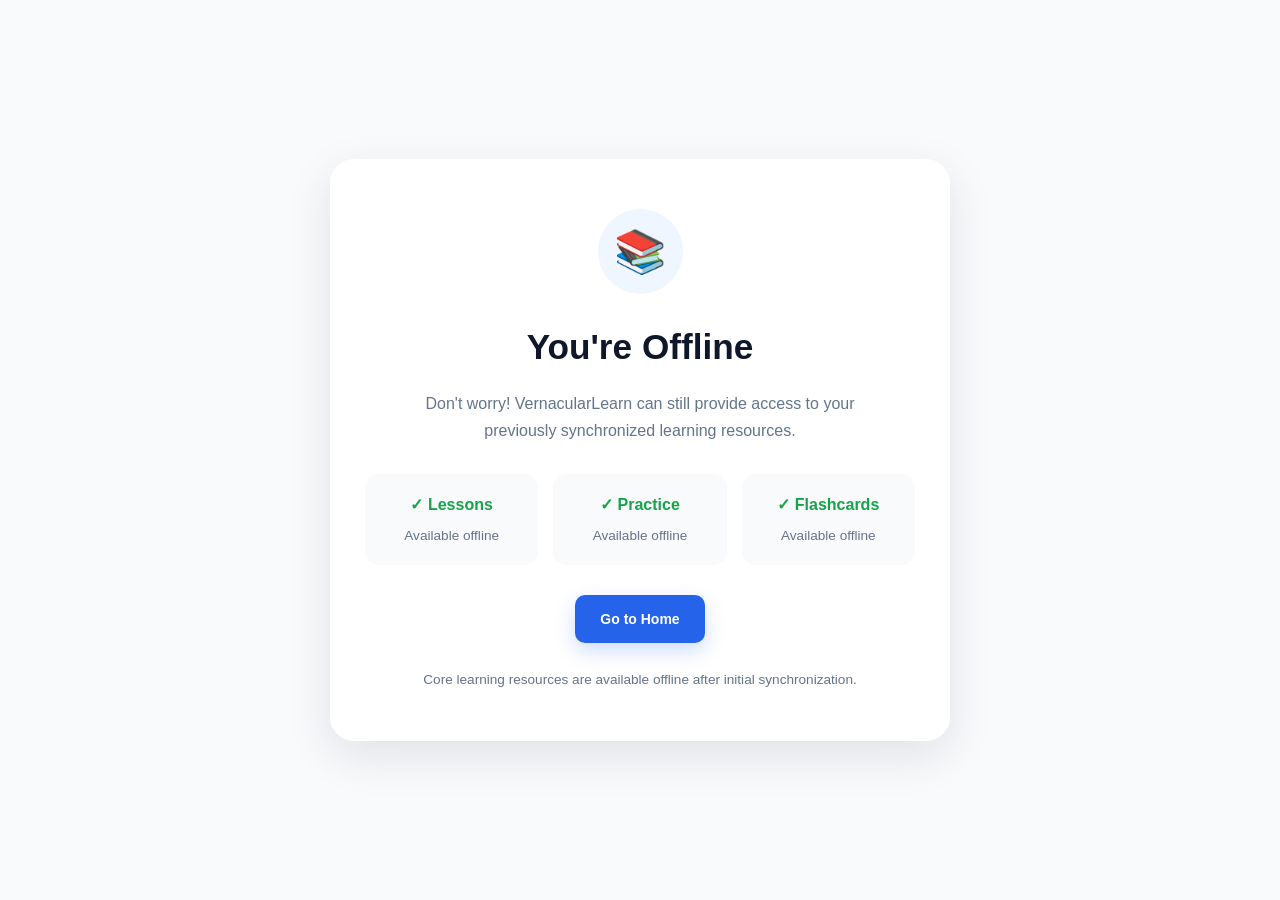
<file: offline.html>
<!DOCTYPE html>
<html lang="en">

<head>
    <meta charset="UTF-8">

    <meta name="viewport"
          content="width=device-width, initial-scale=1.0">

    <title>Offline Mode | VernacularLearn</title>

    <link rel="stylesheet" href="style.css">
</head>

<body>

    <main class="offline-page">

        <div class="offline-card">

            <div class="offline-icon">
                📚
            </div>

            <h1>
                You're Offline
            </h1>

            <p>
                Don't worry! VernacularLearn can still provide
                access to your previously synchronized learning
                resources.
            </p>

            <div class="offline-features">

                <div>
                    <strong>✓ Lessons</strong>
                    <span>Available offline</span>
                </div>

                <div>
                    <strong>✓ Practice</strong>
                    <span>Available offline</span>
                </div>

                <div>
                    <strong>✓ Flashcards</strong>
                    <span>Available offline</span>
                </div>

            </div>

            <a href="index.html" class="btn btn-primary">
                Go to Home
            </a>

            <p class="offline-note">
                Core learning resources are available offline
                after initial synchronization.
            </p>

        </div>

    </main>

</body>

</html>
</file>
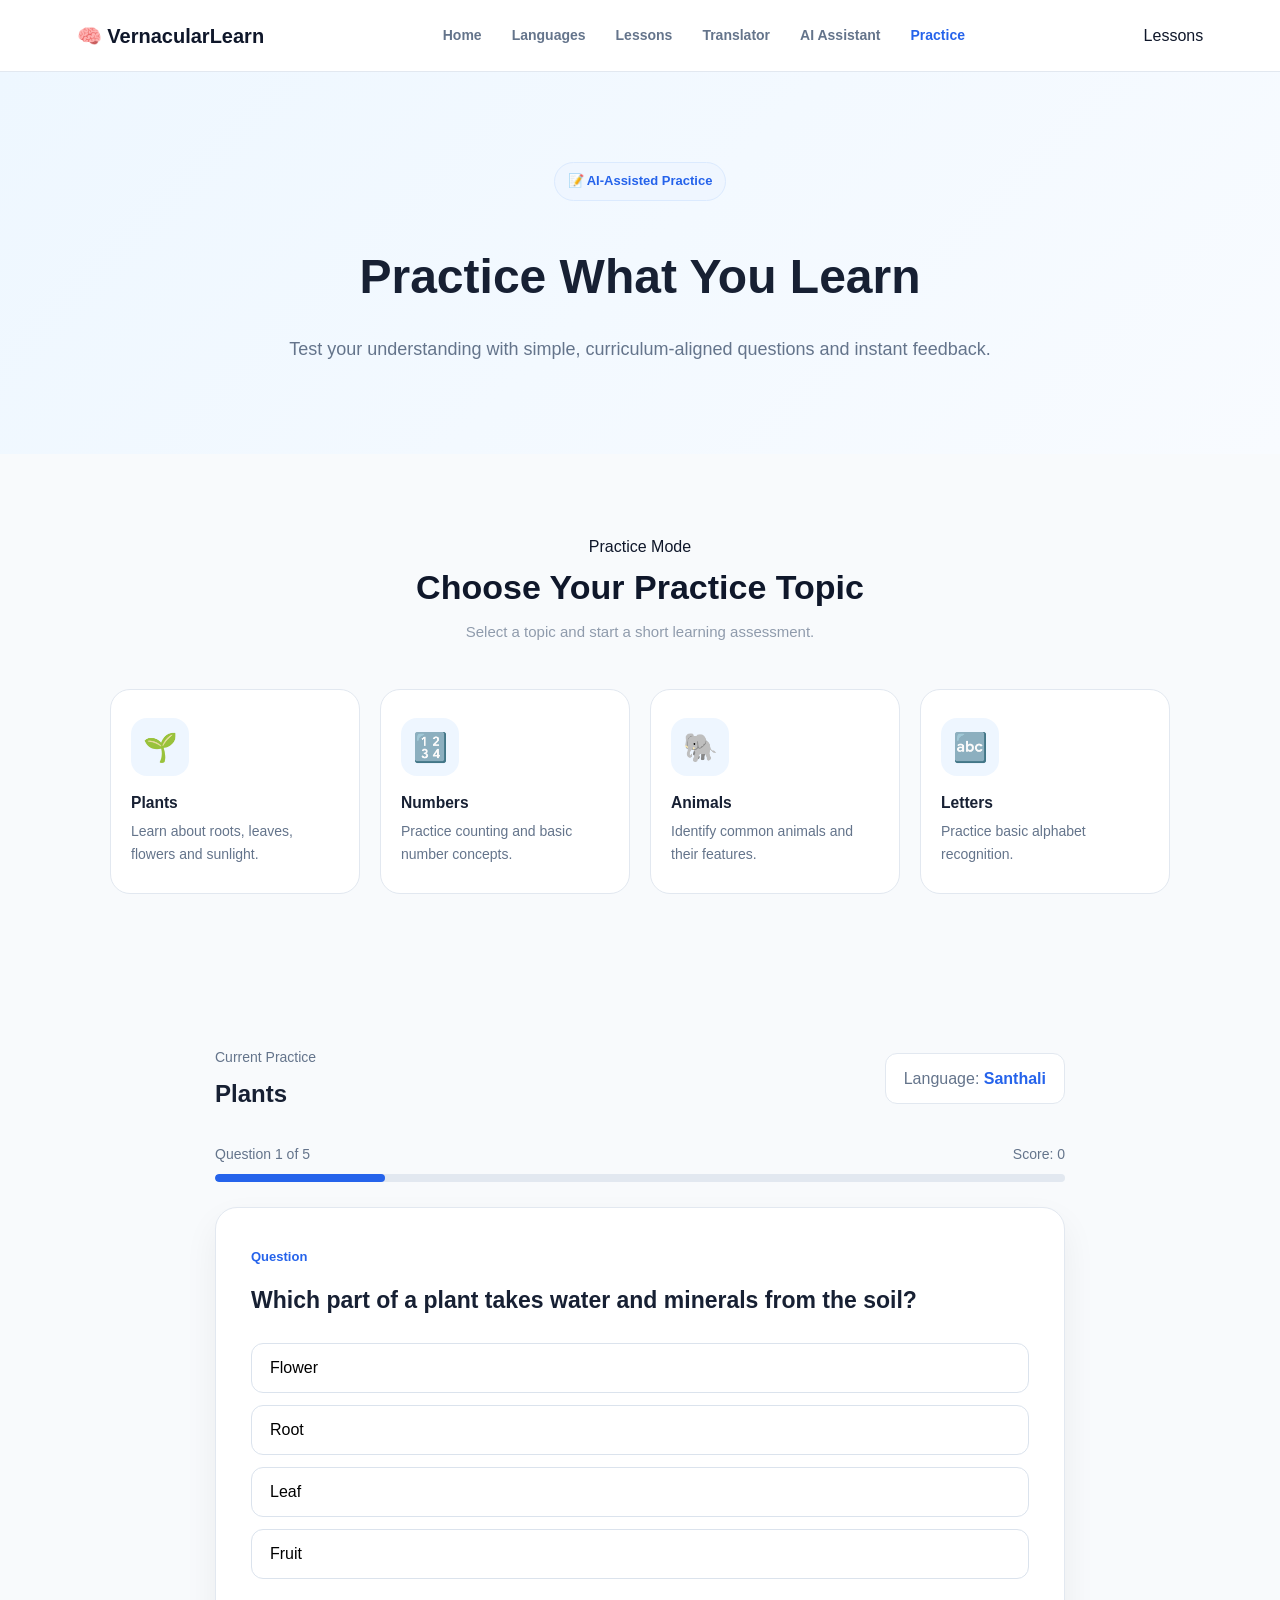
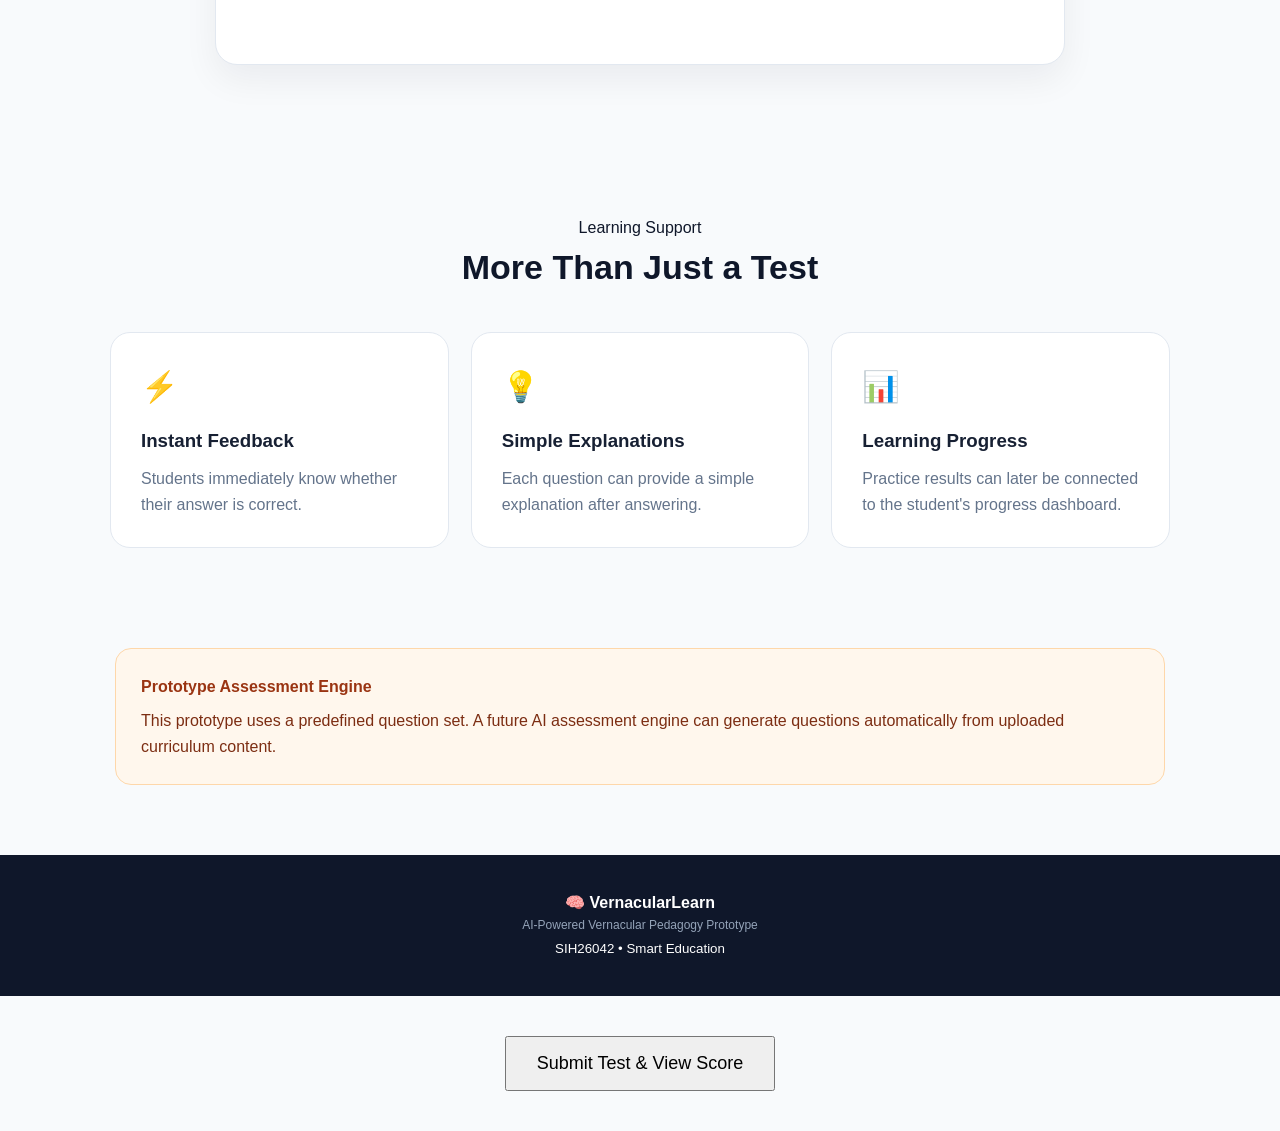
<file: practice.html>
<!DOCTYPE html>
<html lang="en">
<head>
    <meta charset="UTF-8">
    <meta name="viewport" content="width=device-width, initial-scale=1.0">

    <title>Practice | VernacularLearn</title>

    <link rel="stylesheet" href="style.css">
</head>

<body>

<!-- ================= NAVBAR ================= -->

<nav class="navbar">

    <div class="logo">
        🧠 VernacularLearn
    </div>

    <div class="nav-links">
        <a href="index.html">Home</a>
        <a href="language.html">Languages</a>
        <a href="lessons.html">Lessons</a>
        <a href="translator.html">Translator</a>
        <a href="ai-assistant.html">AI Assistant</a>
        <a href="practice.html" class="active">Practice</a>
    </div>

    <a href="lessons.html" class="nav-button">
        Lessons
    </a>

</nav>


<!-- ================= HERO ================= -->

<section class="practice-hero">

    <div class="practice-hero-content">

        <span class="hero-badge">
            📝 AI-Assisted Practice
        </span>

        <h1>
            Practice What You Learn
        </h1>

        <p>
            Test your understanding with simple,
            curriculum-aligned questions and instant feedback.
        </p>

    </div>

</section>


<!-- ================= PRACTICE SETUP ================= -->

<section class="practice-section">

    <div class="section-heading">

        <span>Practice Mode</span>

        <h2>
            Choose Your Practice Topic
        </h2>

        <p>
            Select a topic and start a short learning assessment.
        </p>

    </div>


    <div class="practice-topic-grid">

        <button
            class="practice-topic-card"
            onclick="startPractice('Plants')">

            <div class="practice-topic-icon">
                🌱
            </div>

            <h3>
                Plants
            </h3>

            <p>
                Learn about roots, leaves,
                flowers and sunlight.
            </p>

        </button>


        <button
            class="practice-topic-card"
            onclick="startPractice('Numbers')">

            <div class="practice-topic-icon">
                🔢
            </div>

            <h3>
                Numbers
            </h3>

            <p>
                Practice counting and
                basic number concepts.
            </p>

        </button>


        <button
            class="practice-topic-card"
            onclick="startPractice('Animals')">

            <div class="practice-topic-icon">
                🐘
            </div>

            <h3>
                Animals
            </h3>

            <p>
                Identify common animals
                and their features.
            </p>

        </button>


        <button
            class="practice-topic-card"
            onclick="startPractice('Letters')">

            <div class="practice-topic-icon">
                🔤
            </div>

            <h3>
                Letters
            </h3>

            <p>
                Practice basic alphabet
                recognition.
            </p>

        </button>

    </div>

</section>


<!-- ================= QUIZ AREA ================= -->

<section class="quiz-section" id="quizSection">

    <div class="quiz-container">

        <div class="quiz-header">

            <div>

                <span class="quiz-label">
                    Current Practice
                </span>

                <h2 id="quizTopic">
                    Plants
                </h2>

            </div>

            <div class="quiz-language">
                Language:
                <strong id="quizLanguage">
                    Santhali
                </strong>
            </div>

        </div>


        <!-- Progress -->

        <div class="quiz-progress-area">

            <div class="quiz-progress-text">

                <span id="questionNumber">
                    Question 1 of 5
                </span>

                <span id="scoreText">
                    Score: 0
                </span>

            </div>

            <div class="quiz-progress">

                <div
                    class="quiz-progress-bar"
                    id="quizProgressBar">
                </div>

            </div>

        </div>


        <!-- Question -->

        <div class="question-card">

            <span class="question-tag">
                Question
            </span>

            <h3 id="questionText">
                Which part of a plant takes water
                and minerals from the soil?
            </h3>


            <div
                class="quiz-options"
                id="quizOptions">
            </div>


            <div
                class="quiz-feedback"
                id="quizFeedback">
            </div>


            <button
                class="next-question-button"
                id="nextButton"
                onclick="nextQuestion()"
                style="display:none;">

                Next Question →
                
            </button>

        </div>

    </div>

</section>


<!-- ================= FEATURES ================= -->

<section class="practice-features">

    <div class="section-heading">

        <span>Learning Support</span>

        <h2>
            More Than Just a Test
        </h2>

    </div>


    <div class="practice-feature-grid">

        <div class="practice-feature-card">

            <div class="practice-feature-icon">
                ⚡
            </div>

            <h3>
                Instant Feedback
            </h3>

            <p>
                Students immediately know whether
                their answer is correct.
            </p>

        </div>


        <div class="practice-feature-card">

            <div class="practice-feature-icon">
                💡
            </div>

            <h3>
                Simple Explanations
            </h3>

            <p>
                Each question can provide a simple
                explanation after answering.
            </p>

        </div>


        <div class="practice-feature-card">

            <div class="practice-feature-icon">
                📊
            </div>

            <h3>
                Learning Progress
            </h3>

            <p>
                Practice results can later be connected
                to the student's progress dashboard.
            </p>

        </div>

    </div>

</section>


<!-- ================= PROTOTYPE NOTICE ================= -->

<section class="practice-notice">

    <div>

        <strong>
            Prototype Assessment Engine
        </strong>

        <p>
            This prototype uses a predefined question
            set. A future AI assessment engine can
            generate questions automatically from
            uploaded curriculum content.
        </p>

    </div>

</section>


<!-- ================= FOOTER ================= -->

<footer class="footer">

    <div>
        🧠 <strong>VernacularLearn</strong>
    </div>

    <p>
        AI-Powered Vernacular Pedagogy Prototype
    </p>

    <small>
        SIH26042 • Smart Education
    </small>

</footer>


<!-- ================= JAVASCRIPT ================= -->

<script>

const savedLanguage =
    localStorage.getItem("selectedLanguage") || "Santhali";

document.getElementById("quizLanguage")
    .textContent = savedLanguage;


const questionSets = {

    Plants: [

        {
            question:
                "Which part of a plant takes water and minerals from the soil?",

            options: [
                "Flower",
                "Root",
                "Leaf",
                "Fruit"
            ],

            answer: 1,

            explanation:
                "Roots absorb water and minerals from the soil."
        },

        {
            question:
                "Which part of a plant usually makes food?",

            options: [
                "Leaf",
                "Root",
                "Flower",
                "Seed"
            ],

            answer: 0,

            explanation:
                "Leaves use sunlight to help the plant make food."
        },

        {
            question:
                "Which part of a plant can develop into a fruit?",

            options: [
                "Flower",
                "Root",
                "Stem",
                "Leaf"
            ],

            answer: 0,

            explanation:
                "In many flowering plants, the flower develops into a fruit."
        },

        {
            question:
                "What does a plant need sunlight for?",

            options: [
                "Making food",
                "Making soil",
                "Making stones",
                "Making water"
            ],

            answer: 0,

            explanation:
                "Plants use sunlight as an energy source to make food."
        },

        {
            question:
                "Which part supports the plant and carries water upward?",

            options: [
                "Stem",
                "Flower",
                "Fruit",
                "Seed"
            ],

            answer: 0,

            explanation:
                "The stem supports the plant and helps transport water."
        }

    ],


    Numbers: [

        {
            question:
                "What number comes after 4?",

            options: [
                "3",
                "5",
                "6",
                "2"
            ],

            answer: 1,

            explanation:
                "Counting after 4 gives 5."
        },

        {
            question:
                "How many fingers are there on one hand?",

            options: [
                "3",
                "4",
                "5",
                "6"
            ],

            answer: 2,

            explanation:
                "One hand has five fingers."
        },

        {
            question:
                "What is 2 + 3?",

            options: [
                "4",
                "5",
                "6",
                "7"
            ],

            answer: 1,

            explanation:
                "Adding 2 and 3 gives 5."
        },

        {
            question:
                "Which number is smaller?",

            options: [
                "2",
                "5",
                "8",
                "9"
            ],

            answer: 0,

            explanation:
                "2 is smaller than 5, 8 and 9."
        },

        {
            question:
                "What number comes before 5?",

            options: [
                "3",
                "4",
                "6",
                "7"
            ],

            answer: 1,

            explanation:
                "The number immediately before 5 is 4."
        }

    ],


    Animals: [

        {
            question:
                "Which animal gives us milk?",

            options: [
                "Cow",
                "Lion",
                "Tiger",
                "Eagle"
            ],

            answer: 0,

            explanation:
                "Cows are commonly kept for milk."
        },

        {
            question:
                "Which animal is known for having a trunk?",

            options: [
                "Dog",
                "Elephant",
                "Cat",
                "Goat"
            ],

            answer: 1,

            explanation:
                "An elephant has a long trunk."
        },

        {
            question:
                "Which animal can fly?",

            options: [
                "Fish",
                "Bird",
                "Cow",
                "Horse"
            ],

            answer: 1,

            explanation:
                "Birds are animals that can fly."
        },

        {
            question:
                "Which animal lives in water?",

            options: [
                "Fish",
                "Dog",
                "Cow",
                "Horse"
            ],

            answer: 0,

            explanation:
                "Fish live in water."
        },

        {
            question:
                "Which animal is commonly kept as a pet?",

            options: [
                "Dog",
                "Tiger",
                "Lion",
                "Elephant"
            ],

            answer: 0,

            explanation:
                "Dogs are commonly kept as companion animals."
        }

    ],


    Letters: [

        {
            question:
                "Which letter comes first in the English alphabet?",

            options: [
                "A",
                "B",
                "C",
                "D"
            ],

            answer: 0,

            explanation:
                "A is the first letter of the English alphabet."
        },

        {
            question:
                "Which letter comes after B?",

            options: [
                "A",
                "C",
                "D",
                "E"
            ],

            answer: 1,

            explanation:
                "C comes immediately after B."
        },

        {
            question:
                "Which letter comes before D?",

            options: [
                "A",
                "B",
                "C",
                "E"
            ],

            answer: 2,

            explanation:
                "C comes immediately before D."
        },

        {
            question:
                "Which is a vowel?",

            options: [
                "B",
                "C",
                "A",
                "D"
            ],

            answer: 2,

            explanation:
                "A is one of the vowels in English."
        },

        {
            question:
                "Which letter comes after D?",

            options: [
                "C",
                "E",
                "F",
                "B"
            ],

            answer: 1,

            explanation:
                "E comes immediately after D."
        }

    ]

};


let currentTopic = "Plants";
let currentQuestion = 0;
let score = 0;
let answered = false;


function startPractice(topic) {

    currentTopic = topic;
    currentQuestion = 0;
    score = 0;
    answered = false;

    document.getElementById("quizSection")
        .scrollIntoView({
            behavior: "smooth"
        });

    loadQuestion();
}


function loadQuestion() {

    const questions =
        questionSets[currentTopic];

    const question =
        questions[currentQuestion];

    document.getElementById("quizTopic")
        .textContent = currentTopic;

    document.getElementById("questionNumber")
        .textContent =
        "Question " +
        (currentQuestion + 1) +
        " of " +
        questions.length;

    document.getElementById("scoreText")
        .textContent =
        "Score: " + score;

    document.getElementById("questionText")
        .textContent = question.question;


    const optionsContainer =
        document.getElementById("quizOptions");

    optionsContainer.innerHTML = "";

    question.options.forEach(
        function(option, index) {

            const button =
                document.createElement("button");

            button.textContent = option;

            button.onclick = function() {

                checkAnswer(index);

            };

            optionsContainer.appendChild(button);

        }
    );


    document.getElementById("quizFeedback")
        .textContent = "";

    document.getElementById("quizFeedback")
        .className = "quiz-feedback";


    document.getElementById("nextButton")
        .style.display = "none";


    answered = false;


    const progress =
        ((currentQuestion + 1) /
        questions.length) * 100;

    document.getElementById("quizProgressBar")
        .style.width = progress + "%";

}


function checkAnswer(selectedIndex) {

    if (answered) return;

    answered = true;

    const questions =
        questionSets[currentTopic];

    const question =
        questions[currentQuestion];

    const optionButtons =
        document.querySelectorAll(
            "#quizOptions button"
        );


    optionButtons.forEach(
        function(button) {

            button.disabled = true;

        }
    );


    const feedback =
        document.getElementById("quizFeedback");


    if (selectedIndex === question.answer) {

        score++;

        optionButtons[selectedIndex]
            .classList.add("correct");

        feedback.textContent =
            "✓ Correct! " +
            question.explanation;

        feedback.classList.add("correct-feedback");

    } else {

        optionButtons[selectedIndex]
            .classList.add("wrong");

        optionButtons[question.answer]
            .classList.add("correct");

        feedback.textContent =
            "Not quite. " +
            question.explanation;

        feedback.classList.add("wrong-feedback");

    }


    document.getElementById("scoreText")
        .textContent =
        "Score: " + score;


    document.getElementById("nextButton")
        .style.display = "inline-block";

}


function nextQuestion() {

    const questions =
        questionSets[currentTopic];

    currentQuestion++;


    if (currentQuestion >= questions.length) {

        showFinalResult();

        return;

    }


    loadQuestion();

}


function showFinalResult() {

    const questions =
        questionSets[currentTopic];

    const percentage =
        Math.round(
            (score / questions.length) * 100
        );


    document.getElementById("questionText")
        .textContent =
        "Practice Complete!";

    document.getElementById("quizOptions")
        .innerHTML =
        "<div class='final-score'>" +
        score +
        " / " +
        questions.length +
        " correct (" +
        percentage +
        "%)" +
        "</div>";


    document.getElementById("quizFeedback")
        .textContent =
        "Your practice result can be connected to the progress dashboard in the next module.";


    document.getElementById("quizFeedback")
        .className =
        "quiz-feedback correct-feedback";


    document.getElementById("nextButton")
        .style.display = "none";


    document.getElementById("quizProgressBar")
        .style.width = "100%";


    document.getElementById("questionNumber")
        .textContent =
        "Practice completed";

}


loadQuestion();

</script>
<!-- ================= PRACTICE SUBMIT BUTTON ================= -->
<div style="text-align: center; margin: 40px;">
    <button id="submitPracticeBtn" class="nav-button" style="padding: 15px 30px; font-size: 18px; cursor: pointer;">
        Submit Test & View Score
    </button>
</div>

<!-- ================= JAVASCRIPT ================= -->
<script>
    document.getElementById("submitPracticeBtn").addEventListener("click", function() {
        
        // Seedha yahi par score save kar dete hain (Bina app.js ke)
        let progressData = JSON.parse(localStorage.getItem("vernacularLearn_Scores")) || {};
        progressData["Demo_Practice"] = 10;
        localStorage.setItem("vernacularLearn_Scores", JSON.stringify(progressData));
        
        // Success message
        alert("Score Saved Successfully! 🚀 Taking you to Dashboard...");
        
        // Button dabte hi seedha Dashboard par le jao
        window.location.href = "dashboard.html";
        
    });
</script>
    
</body>
</html>
</file>
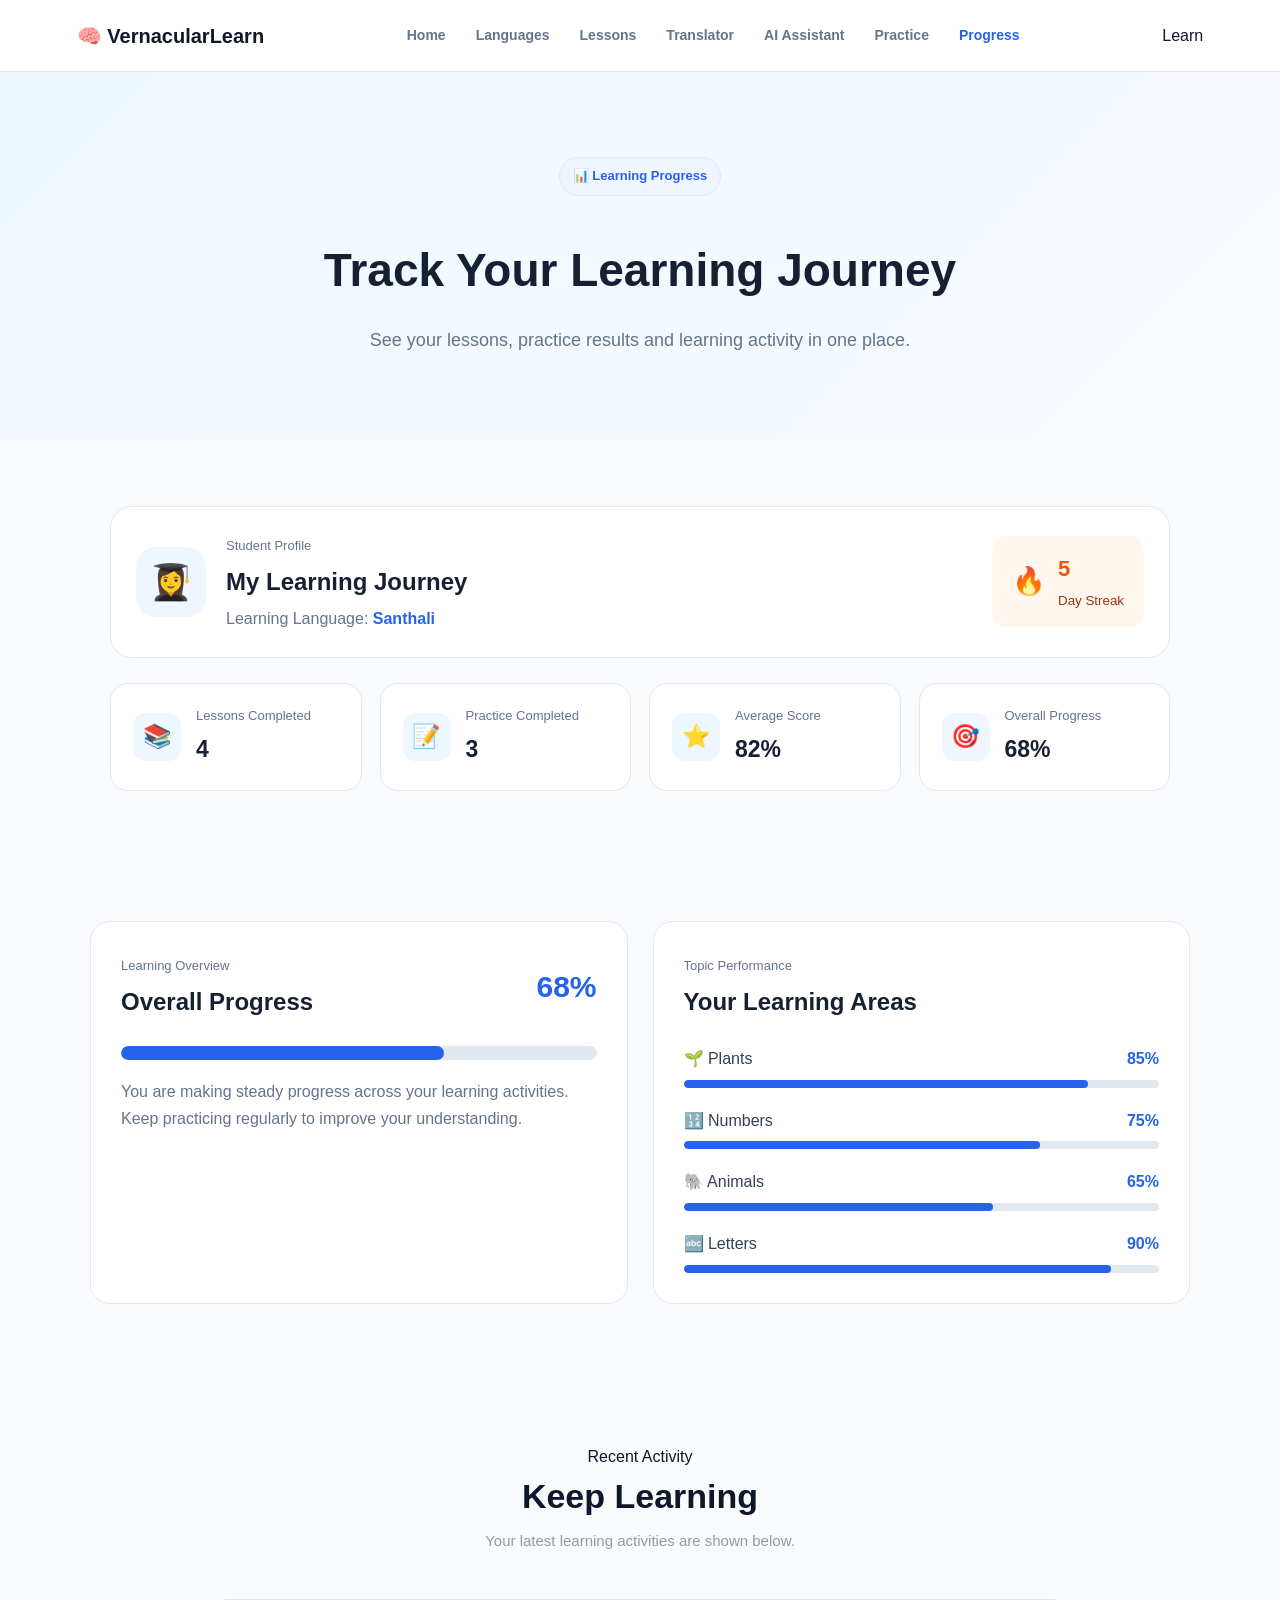
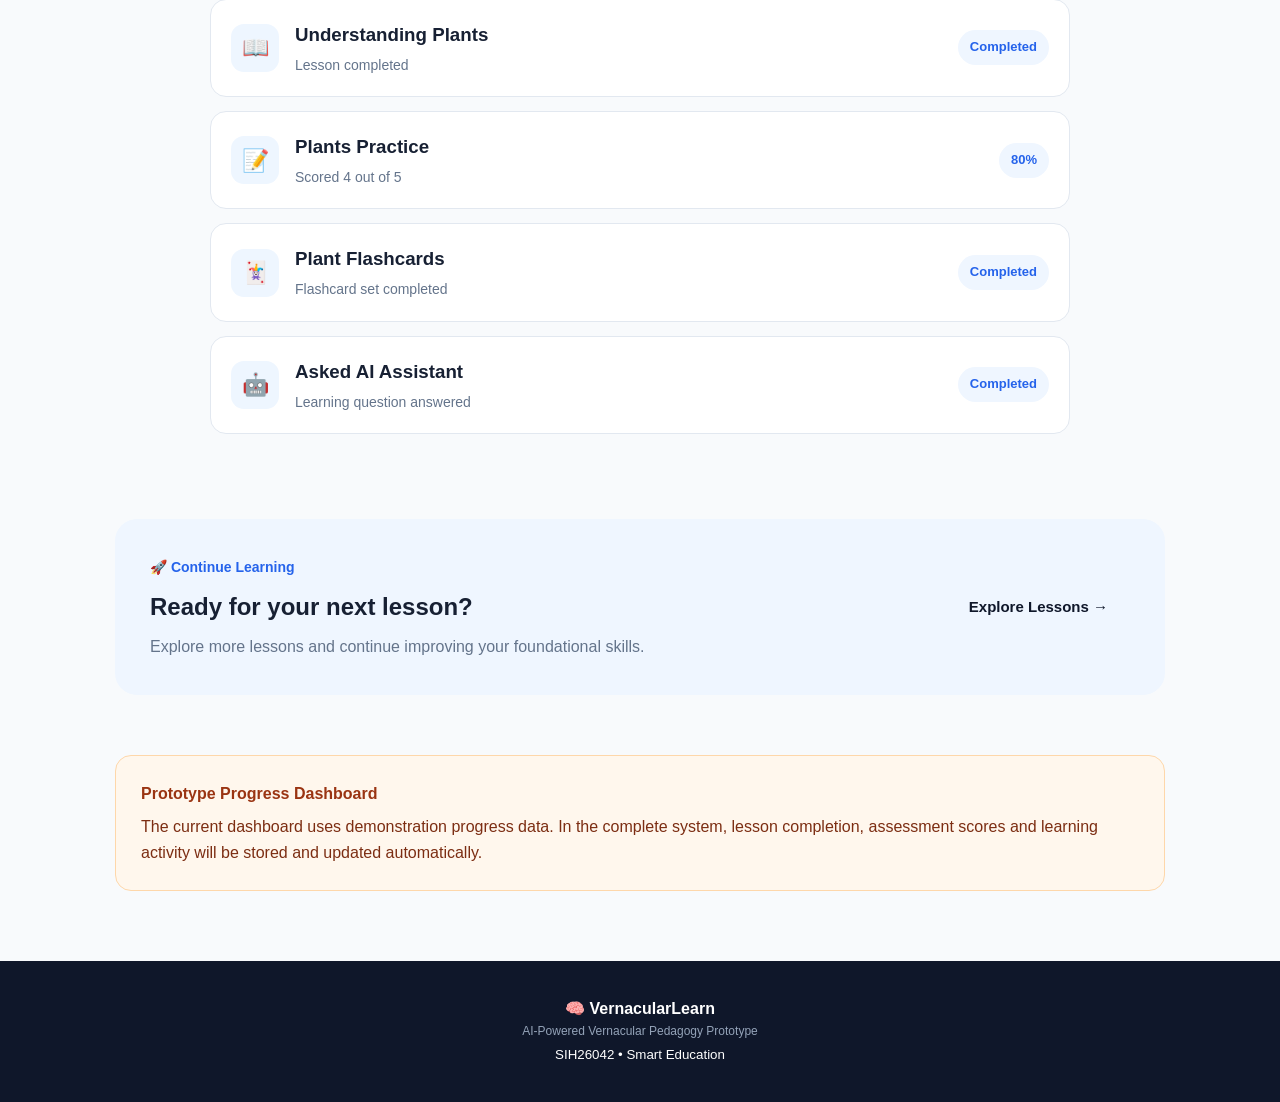
<file: progress.html>
<!DOCTYPE html>
<html lang="en">
<head>
    <meta charset="UTF-8">
    <meta name="viewport" content="width=device-width, initial-scale=1.0">

    <title>Progress | VernacularLearn</title>

    <link rel="stylesheet" href="style.css">
</head>

<body>

<!-- ================= NAVBAR ================= -->

<nav class="navbar">

    <div class="logo">
        🧠 VernacularLearn
    </div>

    <div class="nav-links">
        <a href="index.html">Home</a>
        <a href="language.html">Languages</a>
        <a href="lessons.html">Lessons</a>
        <a href="translator.html">Translator</a>
        <a href="ai-assistant.html">AI Assistant</a>
        <a href="practice.html">Practice</a>
        <a href="progress.html" class="active">Progress</a>
    </div>

    <a href="lessons.html" class="nav-button">
        Learn
    </a>

</nav>


<!-- ================= HERO ================= -->

<section class="progress-hero">

    <div class="progress-hero-content">

        <span class="hero-badge">
            📊 Learning Progress
        </span>

        <h1>
            Track Your Learning Journey
        </h1>

        <p>
            See your lessons, practice results and
            learning activity in one place.
        </p>

    </div>

</section>


<!-- ================= PROFILE SUMMARY ================= -->

<section class="progress-section">

    <div class="progress-profile">

        <div class="profile-avatar">
            👩‍🎓
        </div>

        <div class="profile-info">

            <span class="profile-label">
                Student Profile
            </span>

            <h2>
                My Learning Journey
            </h2>

            <p>
                Learning Language:
                <strong id="progressLanguage">
                    Santhali
                </strong>
            </p>

        </div>

        <div class="streak-card">

            <span>
                🔥
            </span>

            <div>
                <strong id="streakNumber">
                    5
                </strong>

                <small>
                    Day Streak
                </small>
            </div>

        </div>

    </div>


    <!-- ================= STAT CARDS ================= -->

    <div class="progress-stat-grid">

        <div class="progress-stat-card">

            <div class="stat-icon">
                📚
            </div>

            <div>
                <span>
                    Lessons Completed
                </span>

                <strong id="lessonsCompleted">
                    4
                </strong>
            </div>

        </div>


        <div class="progress-stat-card">

            <div class="stat-icon">
                📝
            </div>

            <div>
                <span>
                    Practice Completed
                </span>

                <strong id="practiceCompleted">
                    3
                </strong>
            </div>

        </div>


        <div class="progress-stat-card">

            <div class="stat-icon">
                ⭐
            </div>

            <div>
                <span>
                    Average Score
                </span>

                <strong id="averageScore">
                    82%
                </strong>
            </div>

        </div>


        <div class="progress-stat-card">

            <div class="stat-icon">
                🎯
            </div>

            <div>
                <span>
                    Overall Progress
                </span>

                <strong id="overallProgress">
                    68%
                </strong>
            </div>

        </div>

    </div>

</section>


<!-- ================= OVERALL PROGRESS ================= -->

<section class="progress-main-section">

    <div class="progress-main-container">

        <div class="progress-card-large">

            <div class="progress-card-heading">

                <div>

                    <span>
                        Learning Overview
                    </span>

                    <h2>
                        Overall Progress
                    </h2>

                </div>

                <strong>
                    68%
                </strong>

            </div>


            <div class="large-progress">

                <div
                    class="large-progress-bar"
                    style="width:68%;">
                </div>

            </div>


            <p class="progress-description">

                You are making steady progress across
                your learning activities. Keep practicing
                regularly to improve your understanding.

            </p>

        </div>


        <!-- ================= TOPIC PROGRESS ================= -->

        <div class="progress-card-large">

            <div class="progress-card-heading">

                <div>

                    <span>
                        Topic Performance
                    </span>

                    <h2>
                        Your Learning Areas
                    </h2>

                </div>

            </div>


            <div class="topic-progress-list">

                <div class="topic-progress-item">

                    <div class="topic-progress-top">

                        <span>
                            🌱 Plants
                        </span>

                        <strong>
                            85%
                        </strong>

                    </div>

                    <div class="topic-progress">

                        <div
                            class="topic-progress-bar"
                            style="width:85%;">
                        </div>

                    </div>

                </div>


                <div class="topic-progress-item">

                    <div class="topic-progress-top">

                        <span>
                            🔢 Numbers
                        </span>

                        <strong>
                            75%
                        </strong>

                    </div>

                    <div class="topic-progress">

                        <div
                            class="topic-progress-bar"
                            style="width:75%;">
                        </div>

                    </div>

                </div>


                <div class="topic-progress-item">

                    <div class="topic-progress-top">

                        <span>
                            🐘 Animals
                        </span>

                        <strong>
                            65%
                        </strong>

                    </div>

                    <div class="topic-progress">

                        <div
                            class="topic-progress-bar"
                            style="width:65%;">
                        </div>

                    </div>

                </div>


                <div class="topic-progress-item">

                    <div class="topic-progress-top">

                        <span>
                            🔤 Letters
                        </span>

                        <strong>
                            90%
                        </strong>

                    </div>

                    <div class="topic-progress">

                        <div
                            class="topic-progress-bar"
                            style="width:90%;">
                        </div>

                    </div>

                </div>

            </div>

        </div>

    </div>

</section>


<!-- ================= RECENT ACTIVITY ================= -->

<section class="activity-section">

    <div class="section-heading">

        <span>
            Recent Activity
        </span>

        <h2>
            Keep Learning
        </h2>

        <p>
            Your latest learning activities are shown below.
        </p>

    </div>


    <div class="activity-list">

        <div class="activity-item">

            <div class="activity-icon">
                📖
            </div>

            <div class="activity-content">

                <h3>
                    Understanding Plants
                </h3>

                <p>
                    Lesson completed
                </p>

            </div>

            <span class="activity-status">
                Completed
            </span>

        </div>


        <div class="activity-item">

            <div class="activity-icon">
                📝
            </div>

            <div class="activity-content">

                <h3>
                    Plants Practice
                </h3>

                <p>
                    Scored 4 out of 5
                </p>

            </div>

            <span class="activity-status">
                80%
            </span>

        </div>


        <div class="activity-item">

            <div class="activity-icon">
                🃏
            </div>

            <div class="activity-content">

                <h3>
                    Plant Flashcards
                </h3>

                <p>
                    Flashcard set completed
                </p>

            </div>

            <span class="activity-status">
                Completed
            </span>

        </div>


        <div class="activity-item">

            <div class="activity-icon">
                🤖
            </div>

            <div class="activity-content">

                <h3>
                    Asked AI Assistant
                </h3>

                <p>
                    Learning question answered
                </p>

            </div>

            <span class="activity-status">
                Completed
            </span>

        </div>

    </div>

</section>


<!-- ================= NEXT STEP ================= -->

<section class="progress-next">

    <div>

        <span>
            🚀 Continue Learning
        </span>

        <h2>
            Ready for your next lesson?
        </h2>

        <p>
            Explore more lessons and continue
            improving your foundational skills.
        </p>

    </div>

    <a
        href="lessons.html"
        class="primary-button">

        Explore Lessons →

    </a>

</section>


<!-- ================= PROTOTYPE NOTICE ================= -->

<section class="progress-notice">

    <strong>
        Prototype Progress Dashboard
    </strong>

    <p>
        The current dashboard uses demonstration
        progress data. In the complete system, lesson
        completion, assessment scores and learning
        activity will be stored and updated automatically.
    </p>

</section>


<!-- ================= FOOTER ================= -->

<footer class="footer">

    <div>
        🧠 <strong>VernacularLearn</strong>
    </div>

    <p>
        AI-Powered Vernacular Pedagogy Prototype
    </p>

    <small>
        SIH26042 • Smart Education
    </small>

</footer>


<!-- ================= JAVASCRIPT ================= -->

<script>

const savedLanguage =
    localStorage.getItem("selectedLanguage");

if (savedLanguage) {

    document.getElementById("progressLanguage")
        .textContent = savedLanguage;

}


/*
    Demo progress data.

    Later this can be connected to:
    - Practice results
    - Lesson completion
    - AI learning activity
    - Student profile
*/

const progressData = {

    lessonsCompleted: 4,

    practiceCompleted: 3,

    averageScore: 82,

    overallProgress: 68,

    streak: 5

};


document.getElementById("lessonsCompleted")
    .textContent =
    progressData.lessonsCompleted;


document.getElementById("practiceCompleted")
    .textContent =
    progressData.practiceCompleted;


document.getElementById("averageScore")
    .textContent =
    progressData.averageScore + "%";


document.getElementById("overallProgress")
    .textContent =
    progressData.overallProgress + "%";


document.getElementById("streakNumber")
    .textContent =
    progressData.streak;

</script>

</body>
  </html>
</file>
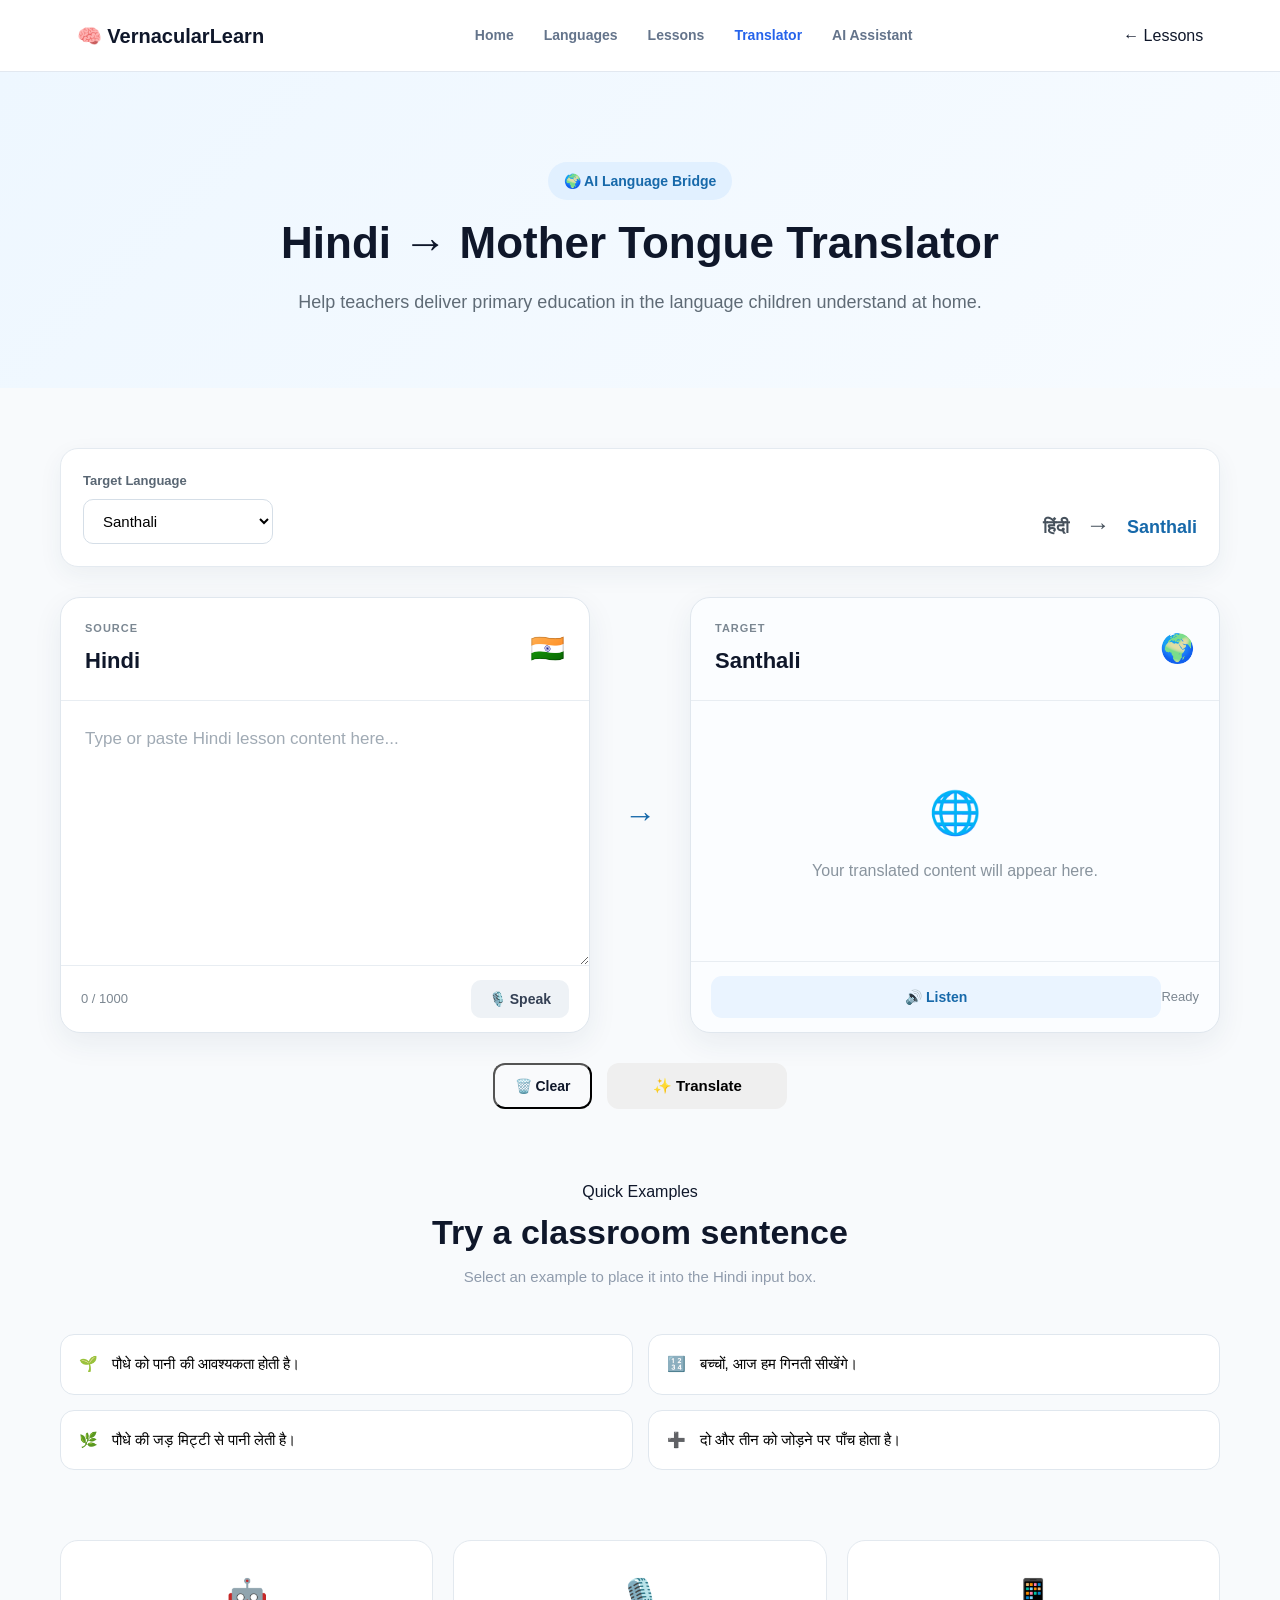
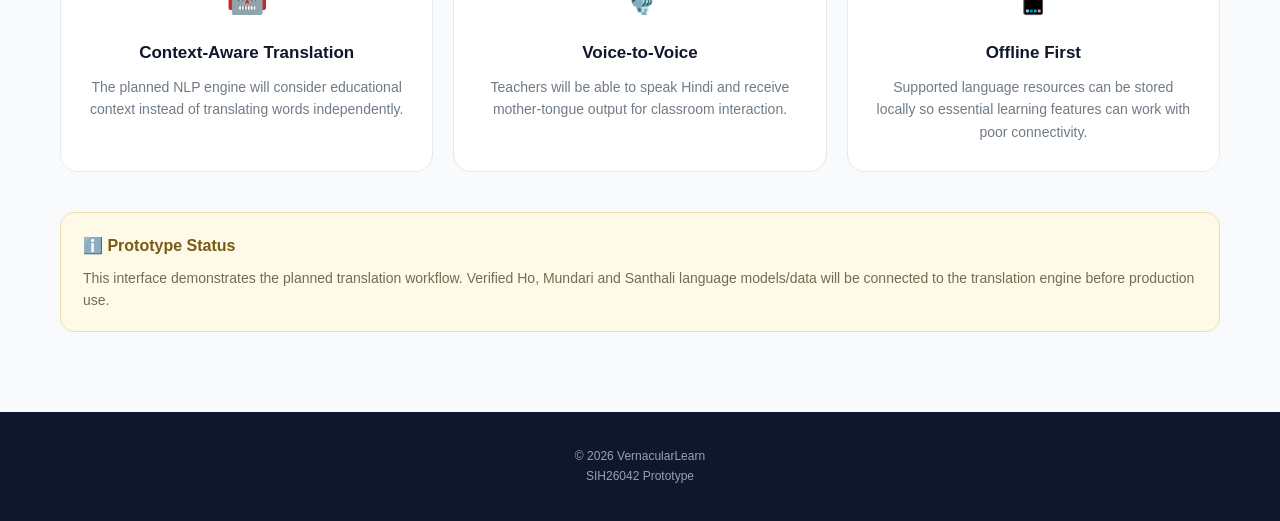
<file: translator.html>
<!DOCTYPE html>
<html lang="en">

<head>
    <meta charset="UTF-8">
    <meta name="viewport" content="width=device-width, initial-scale=1.0">

    <title>Translator | VernacularLearn</title>

    <link rel="stylesheet" href="style.css">
</head>

<body>

    <!-- =========================
         NAVBAR
    ========================== -->

    <header class="navbar">

        <div class="logo">
            🧠 VernacularLearn
        </div>

        <nav class="nav-links">
            <a href="index.html">Home</a>
            <a href="language.html">Languages</a>
            <a href="lessons.html">Lessons</a>
            <a href="translator.html" class="active">Translator</a>
            <a href="ai-assistant.html">AI Assistant</a>
        </nav>

        <a href="lessons.html" class="nav-button">
            ← Lessons
        </a>

    </header>


    <!-- =========================
         HERO
    ========================== -->

    <section class="translator-hero">

        <div class="translator-hero-content">

            <div class="translator-badge">
                🌍 AI Language Bridge
            </div>

            <h1>
                Hindi → Mother Tongue Translator
            </h1>

            <p>
                Help teachers deliver primary education in the
                language children understand at home.
            </p>

        </div>

    </section>


    <!-- =========================
         TRANSLATOR
    ========================== -->

    <main class="translator-section">

        <!-- LANGUAGE SELECTOR -->

        <div class="translation-language-bar">

            <div class="language-select-box">

                <label for="targetLanguage">
                    Target Language
                </label>

                <select id="targetLanguage">

                    <option value="Santhali">
                        Santhali
                    </option>

                    <option value="Ho">
                        Ho
                    </option>

                    <option value="Mundari">
                        Mundari
                    </option>

                </select>

            </div>


            <div class="translation-direction">
                हिंदी
                <span>→</span>
                <strong id="targetLanguageText">
                    Santhali
                </strong>
            </div>

        </div>


        <!-- TRANSLATION GRID -->

        <div class="translator-grid">


            <!-- =========================
                 HINDI INPUT
            ========================== -->

            <div class="translator-panel">

                <div class="translator-panel-header">

                    <div>
                        <span class="panel-label">
                            SOURCE
                        </span>

                        <h2>
                            Hindi
                        </h2>
                    </div>

                    <span class="panel-icon">
                        🇮🇳
                    </span>

                </div>


                <textarea
                    id="hindiInput"
                    maxlength="1000"
                    placeholder="Type or paste Hindi lesson content here..."></textarea>


                <div class="input-footer">

                    <span id="characterCount">
                        0 / 1000
                    </span>

                    <button
                        class="voice-input-button"
                        onclick="startVoiceInput()">

                        🎙️ Speak

                    </button>

                </div>

            </div>


            <!-- =========================
                 ARROW
            ========================== -->

            <div class="translation-arrow">
                →
            </div>


            <!-- =========================
                 TARGET OUTPUT
            ========================== -->

            <div class="translator-panel output-panel">

                <div class="translator-panel-header">

                    <div>
                        <span class="panel-label">
                            TARGET
                        </span>

                        <h2 id="outputLanguageTitle">
                            Santhali
                        </h2>
                    </div>

                    <span class="panel-icon">
                        🌍
                    </span>

                </div>


                <div
                    id="translationOutput"
                    class="translation-output">

                    <div class="empty-translation">

                        <span>
                            🌐
                        </span>

                        <p>
                            Your translated content will appear here.
                        </p>

                    </div>

                </div>


                <div class="output-footer">

                    <button
                        class="listen-button"
                        onclick="listenTranslation()">

                        🔊 Listen

                    </button>

                    <span id="translationStatus">
                        Ready
                    </span>

                </div>

            </div>

        </div>


        <!-- =========================
             ACTION BUTTONS
        ========================== -->

        <div class="translator-actions">

            <button
                class="secondary-button"
                onclick="clearTranslation()">

                🗑️ Clear

            </button>

            <button
                class="primary-button translate-main-button"
                onclick="translateText()">

                ✨ Translate

            </button>

        </div>


        <!-- =========================
             QUICK EXAMPLES
        ========================== -->

        <section class="quick-translation-section">

            <div class="section-heading">

                <span>
                    Quick Examples
                </span>

                <h2>
                    Try a classroom sentence
                </h2>

                <p>
                    Select an example to place it into the Hindi input box.
                </p>

            </div>


            <div class="quick-example-grid">

                <button
                    onclick="useExample('पौधे को पानी की आवश्यकता होती है।')">

                    🌱
                    <span>
                        पौधे को पानी की आवश्यकता होती है।
                    </span>

                </button>


                <button
                    onclick="useExample('बच्चों, आज हम गिनती सीखेंगे।')">

                    🔢
                    <span>
                        बच्चों, आज हम गिनती सीखेंगे।
                    </span>

                </button>


                <button
                    onclick="useExample('पौधे की जड़ मिट्टी से पानी लेती है।')">

                    🌿
                    <span>
                        पौधे की जड़ मिट्टी से पानी लेती है।
                    </span>

                </button>


                <button
                    onclick="useExample('दो और तीन को जोड़ने पर पाँच होता है।')">

                    ➕
                    <span>
                        दो और तीन को जोड़ने पर पाँच होता है।
                    </span>

                </button>

            </div>

        </section>


        <!-- =========================
             FEATURE INFO
        ========================== -->

        <section class="translator-info">

            <div class="info-card">

                <span>
                    🤖
                </span>

                <h3>
                    Context-Aware Translation
                </h3>

                <p>
                    The planned NLP engine will consider educational
                    context instead of translating words independently.
                </p>

            </div>


            <div class="info-card">

                <span>
                    🎙️
                </span>

                <h3>
                    Voice-to-Voice
                </h3>

                <p>
                    Teachers will be able to speak Hindi and receive
                    mother-tongue output for classroom interaction.
                </p>

            </div>


            <div class="info-card">

                <span>
                    📱
                </span>

                <h3>
                    Offline First
                </h3>

                <p>
                    Supported language resources can be stored locally
                    so essential learning features can work with poor
                    connectivity.
                </p>

            </div>

        </section>


        <!-- =========================
             PROTOTYPE NOTICE
        ========================== -->

        <div class="translator-notice">

            <strong>
                ℹ️ Prototype Status
            </strong>

            <p>
                This interface demonstrates the planned translation
                workflow. Verified Ho, Mundari and Santhali language
                models/data will be connected to the translation engine
                before production use.
            </p>

        </div>

    </main>


    <!-- =========================
         FOOTER
    ========================== -->

    <footer class="footer">

        <p>
            © 2026 VernacularLearn
        </p>

        <p>
            SIH26042 Prototype
        </p>

    </footer>


    <!-- =========================
         JAVASCRIPT
    ========================== -->

    <script>

        /* =====================================
           LANGUAGE
        ===================================== */

        const targetLanguage =
            document.getElementById("targetLanguage");

        const targetLanguageText =
            document.getElementById("targetLanguageText");

        const outputLanguageTitle =
            document.getElementById("outputLanguageTitle");


        targetLanguage.addEventListener("change", function () {

            const language =
                this.value;

            targetLanguageText.textContent =
                language;

            outputLanguageTitle.textContent =
                language;

            localStorage.setItem(
                "selectedLanguage",
                language
            );

            resetOutput();

        });


        /* =====================================
           LOAD SAVED LANGUAGE
        ===================================== */

        const savedLanguage =
            localStorage.getItem("selectedLanguage");


        if (
            savedLanguage &&
            ["Santhali", "Ho", "Mundari"].includes(savedLanguage)
        ) {

            targetLanguage.value =
                savedLanguage;

            targetLanguageText.textContent =
                savedLanguage;

            outputLanguageTitle.textContent =
                savedLanguage;

        }


        /* =====================================
           CHARACTER COUNT
        ===================================== */

        const hindiInput =
            document.getElementById("hindiInput");

        const characterCount =
            document.getElementById("characterCount");


        hindiInput.addEventListener("input", function () {

            characterCount.textContent =
                this.value.length + " / 1000";

        });


        /* =====================================
           TRANSLATE
        ===================================== */

        function translateText() {

    const text = hindiInput.value.trim();
    const language = targetLanguage.value;

    const output =
        document.getElementById("translationOutput");

    const status =
        document.getElementById("translationStatus");

    if (!text) {

        alert("Please enter Hindi content first.");

        return;
    }

    status.textContent = "Processing...";

    output.innerHTML = `
        <div class="translation-processing">

            <span class="processing-icon">
                🤖
            </span>

            <h3>
                Translation Engine
            </h3>

            <p>
                Processing Hindi → ${language}
            </p>

        </div>
    `;

    setTimeout(function () {

        /*
         * VERIFIED PROTOTYPE PHRASES
         * Only approved demo entries are translated.
         */

        const verifiedTranslations = {

            "Santhali": {

                "पानी":
                    "ᱫᱟᱜ",

                "जल":
                    "ᱫᱟᱜ"

            }

        };

        const languageData =
            verifiedTranslations[language];

        const translatedText =
            languageData &&
            languageData[text];

        if (translatedText) {

            output.innerHTML = `

                <div class="translation-result">

                    <span class="result-icon">
                        🌍
                    </span>

                    <h3>
                        ${language} Translation
                    </h3>

                    <div class="translated-text">
                        ${translatedText}
                    </div>

                    <small>
                        Verified prototype phrase
                    </small>

                </div>

            `;

            status.textContent =
                "Translated";

        } else {

            output.innerHTML = `

                <div class="translation-placeholder">

                    <span>
                        🔎
                    </span>

                    <h3>
                        Phrase not available
                    </h3>

                    <p>
                        This phrase is not yet present
                        in the verified prototype dataset.
                    </p>

                    <small>
                        More verified language data will
                        be added to the NLP engine.
                    </small>

                </div>

            `;

            status.textContent =
                "Dataset";

        }

    }, 700);

        }
        

        /* =====================================
           CLEAR
        ===================================== */

        function clearTranslation() {

            hindiInput.value = "";

            characterCount.textContent =
                "0 / 1000";

            resetOutput();

        }


        function resetOutput() {

            const output =
                document.getElementById("translationOutput");

            const status =
                document.getElementById("translationStatus");


            output.innerHTML = `

                <div class="empty-translation">

                    <span>
                        🌐
                    </span>

                    <p>
                        Your translated content will appear here.
                    </p>

                </div>

            `;

            status.textContent =
                "Ready";

        }


        /* =====================================
           QUICK EXAMPLE
        ===================================== */

        function useExample(text) {

            hindiInput.value =
                text;

            characterCount.textContent =
                text.length + " / 1000";

            hindiInput.focus();

        }


        /* =====================================
           VOICE INPUT DEMO
        ===================================== */

        function startVoiceInput() {

    const SpeechRecognition =
        window.SpeechRecognition ||
        window.webkitSpeechRecognition;

    if (!SpeechRecognition) {

        alert(
            "🎙️ Voice input is not supported in this browser.\n\n" +
            "Please use a supported Chrome-based browser."
        );

        return;
    }

    const recognition = new SpeechRecognition();

    recognition.lang = "hi-IN";
    recognition.interimResults = false;
    recognition.maxAlternatives = 1;

    recognition.onstart = function () {

        hindiInput.placeholder =
            "🎙️ Listening... Speak in Hindi.";

        document.getElementById("translationStatus").textContent =
            "Listening...";
    };

    recognition.onresult = function (event) {

        const spokenText =
            event.results[0][0].transcript;

        hindiInput.value = spokenText;

        characterCount.textContent =
            spokenText.length + " / 1000";

        document.getElementById("translationStatus").textContent =
            "Voice input received";
    };

    recognition.onerror = function () {

        alert(
            "🎙️ Voice input could not be completed.\n\n" +
            "Please try again."
        );

        document.getElementById("translationStatus").textContent =
            "Ready";
    };

    recognition.onend = function () {

        hindiInput.placeholder =
            "Type or paste Hindi lesson content here...";

    };

    recognition.start();
        }


        /* =====================================
           LISTEN DEMO
        ===================================== */

        function listenTranslation() {

    const output =
        document.getElementById("translationOutput");

    const translatedText =
        output.querySelector(".translated-text");

    if (!translatedText) {

        alert(
            "🔊 Please translate something first."
        );

        return;
    }

    const text =
        translatedText.textContent.trim();

    if (!text) {

        alert(
            "🔊 No translated text available."
        );

        return;
    }

    if (!("speechSynthesis" in window)) {

        alert(
            "🔊 Text-to-Speech is not supported in this browser."
        );

        return;
    }

    window.speechSynthesis.cancel();

    const speech =
        new SpeechSynthesisUtterance(text);

    /*
     * Prototype audio output.
     * Browser uses an available installed voice.
     */

    speech.lang = "sat-IN";
    speech.rate = 0.85;
    speech.pitch = 1;

    speech.onstart = function () {

        document.getElementById(
            "translationStatus"
        ).textContent = "Speaking...";

    };

    speech.onend = function () {

        document.getElementById(
            "translationStatus"
        ).textContent = "Translated";

    };

    speech.onerror = function () {

        document.getElementById(
            "translationStatus"
        ).textContent = "Audio unavailable";

        alert(
            "🔊 A Santhali voice is not available in this browser.\n\n" +
            "The translated text is working correctly."
        );

    };

    window.speechSynthesis.speak(speech);

        }

    </script>

</body>

  </html>
</file>
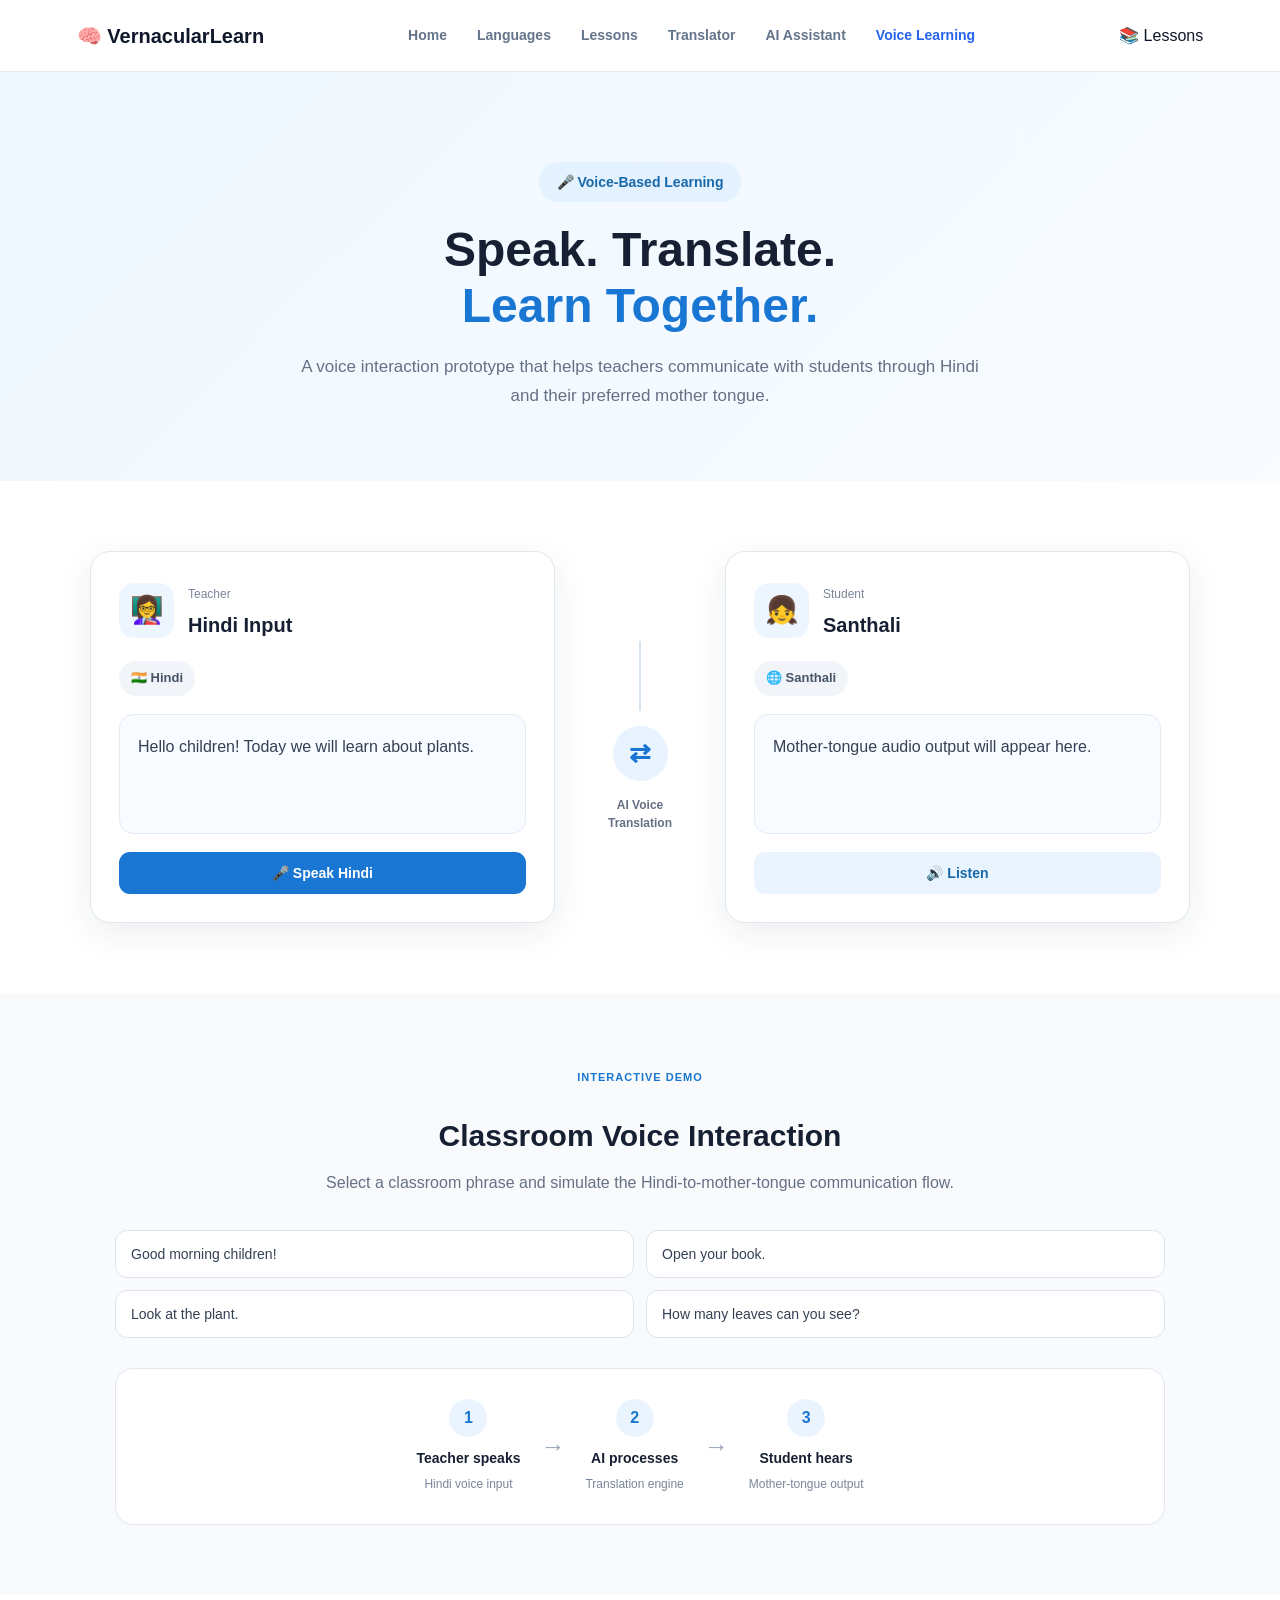
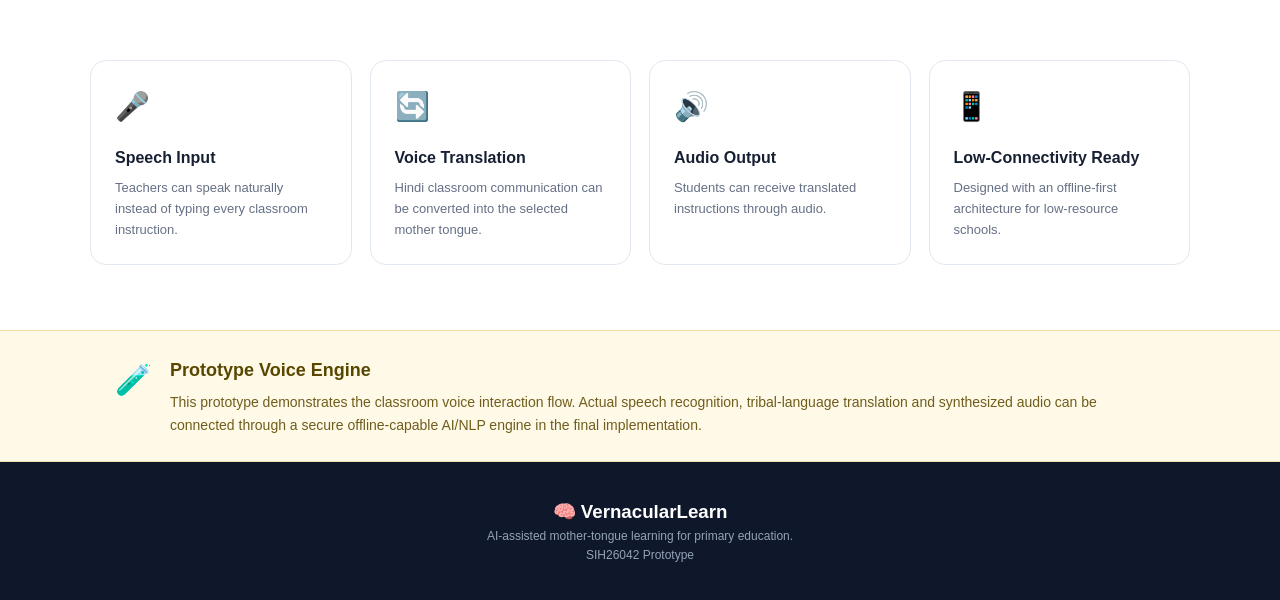
<file: voice-learning.html>
<!DOCTYPE html>
<html lang="en">
<head>
    <meta charset="UTF-8">
    <meta name="viewport" content="width=device-width, initial-scale=1.0">

    <title>Voice Learning | VernacularLearn</title>

    <link rel="stylesheet" href="style.css">
</head>

<body>

<!-- ================= NAVBAR ================= -->

<header class="navbar">

    <div class="logo">
        🧠 VernacularLearn
    </div>

    <nav class="nav-links">
        <a href="index.html">Home</a>
        <a href="language.html">Languages</a>
        <a href="lessons.html">Lessons</a>
        <a href="translator.html">Translator</a>
        <a href="ai-assistant.html">AI Assistant</a>
        <a href="voice-learning.html" class="active">Voice Learning</a>
    </nav>

    <a href="lessons.html" class="nav-button">
        📚 Lessons
    </a>

</header>


<!-- ================= HERO ================= -->

<section class="voice-hero">

    <div class="voice-hero-content">

        <span class="voice-badge">
            🎤 Voice-Based Learning
        </span>

        <h1>
            Speak. Translate.<br>
            <span>Learn Together.</span>
        </h1>

        <p>
            A voice interaction prototype that helps teachers
            communicate with students through Hindi and their
            preferred mother tongue.
        </p>

    </div>

</section>


<!-- ================= MAIN ================= -->

<section class="voice-section">

    <div class="voice-container">

        <!-- TEACHER -->

        <div class="voice-card teacher-card">

            <div class="voice-card-top">

                <div class="voice-person-icon">
                    👩‍🏫
                </div>

                <div>
                    <span>Teacher</span>
                    <h2>Hindi Input</h2>
                </div>

            </div>

            <div class="voice-language">
                🇮🇳 Hindi
            </div>

            <div class="speech-box">

                <p id="teacherText">
                    Hello children! Today we will learn
                    about plants.
                </p>

            </div>

            <button
                class="record-button"
                onclick="startTeacherVoice()"
                id="teacherButton"
            >
                🎤 Speak Hindi
            </button>

        </div>


        <!-- TRANSLATION -->

        <div class="voice-connection">

            <div class="connection-line"></div>

            <div class="translation-icon">
                ⇄
            </div>

            <p>
                AI Voice<br>
                Translation
            </p>

        </div>


        <!-- STUDENT -->

        <div class="voice-card student-card">

            <div class="voice-card-top">

                <div class="voice-person-icon">
                    👧
                </div>

                <div>
                    <span>Student</span>
                    <h2 id="targetLanguage">
                        Santhali
                    </h2>
                </div>

            </div>

            <div class="voice-language" id="targetLanguageBadge">
                🌐 Santhali
            </div>

            <div class="speech-box">

                <p id="studentText">
                    Mother-tongue audio output will
                    appear here.
                </p>

            </div>

            <button
                class="listen-button"
                onclick="playStudentVoice()"
            >
                🔊 Listen
            </button>

        </div>

    </div>

</section>


<!-- ================= LIVE DEMO ================= -->

<section class="voice-demo-section">

    <div class="voice-demo-container">

        <div class="voice-demo-heading">

            <span class="small-label">
                INTERACTIVE DEMO
            </span>

            <h2>
                Classroom Voice Interaction
            </h2>

            <p>
                Select a classroom phrase and simulate
                the Hindi-to-mother-tongue communication flow.
            </p>

        </div>


        <div class="phrase-grid">

            <button
                onclick="selectPhrase('Good morning children!')"
            >
                Good morning children!
            </button>

            <button
                onclick="selectPhrase('Open your book.')"
            >
                Open your book.
            </button>

            <button
                onclick="selectPhrase('Look at the plant.')"
            >
                Look at the plant.
            </button>

            <button
                onclick="selectPhrase('How many leaves can you see?')"
            >
                How many leaves can you see?
            </button>

        </div>


        <div class="voice-flow-result" id="voiceResult">

            <div class="flow-step">
                <span>1</span>
                <strong>Teacher speaks</strong>
                <p>Hindi voice input</p>
            </div>

            <div class="flow-arrow">
                →
            </div>

            <div class="flow-step">
                <span>2</span>
                <strong>AI processes</strong>
                <p>Translation engine</p>
            </div>

            <div class="flow-arrow">
                →
            </div>

            <div class="flow-step">
                <span>3</span>
                <strong>Student hears</strong>
                <p>Mother-tongue output</p>
            </div>

        </div>

    </div>

</section>


<!-- ================= FEATURES ================= -->

<section class="voice-features-section">

    <div class="voice-features-container">

        <div class="voice-feature">

            <div>🎤</div>

            <h3>Speech Input</h3>

            <p>
                Teachers can speak naturally instead of
                typing every classroom instruction.
            </p>

        </div>


        <div class="voice-feature">

            <div>🔄</div>

            <h3>Voice Translation</h3>

            <p>
                Hindi classroom communication can be
                converted into the selected mother tongue.
            </p>

        </div>


        <div class="voice-feature">

            <div>🔊</div>

            <h3>Audio Output</h3>

            <p>
                Students can receive translated instructions
                through audio.
            </p>

        </div>


        <div class="voice-feature">

            <div>📱</div>

            <h3>Low-Connectivity Ready</h3>

            <p>
                Designed with an offline-first architecture
                for low-resource schools.
            </p>

        </div>

    </div>

</section>


<!-- ================= NOTICE ================= -->

<section class="voice-notice">

    <div class="voice-notice-content">

        <div class="notice-icon">
            🧪
        </div>

        <div>

            <h2>
                Prototype Voice Engine
            </h2>

            <p>
                This prototype demonstrates the classroom
                voice interaction flow. Actual speech recognition,
                tribal-language translation and synthesized audio
                can be connected through a secure offline-capable
                AI/NLP engine in the final implementation.
            </p>

        </div>

    </div>

</section>


<!-- ================= FOOTER ================= -->

<footer class="footer">

    <div class="footer-content">

        <div>

            <h3>
                🧠 VernacularLearn
            </h3>

            <p>
                AI-assisted mother-tongue learning
                for primary education.
            </p>

        </div>

        <div>

            <p>
                SIH26042 Prototype
            </p>

        </div>

    </div>

</footer>


<!-- ================= JAVASCRIPT ================= -->

<script>

const savedLanguage =
    localStorage.getItem("selectedLanguage");


if (savedLanguage) {

    document.getElementById("targetLanguage")
        .textContent = savedLanguage;

    document.getElementById("targetLanguageBadge")
        .textContent = "🌐 " + savedLanguage;

}


/* ================= TEACHER VOICE ================= */

function startTeacherVoice() {

    const button =
        document.getElementById("teacherButton");

    button.textContent =
        "🎙️ Listening...";

    setTimeout(function () {

        button.textContent =
            "🎤 Speak Hindi";

        alert(
            "🎤 Voice Input Demo\n\n" +
            "In the final implementation, the teacher's " +
            "Hindi speech will be converted into text and " +
            "sent to the translation engine."
        );

    }, 1200);

}


/* ================= STUDENT AUDIO ================= */

function playStudentVoice() {

    alert(
        "🔊 Audio Output Demo\n\n" +
        "In the final implementation, the translated " +
        "mother-tongue text will be converted into " +
        "speech for the student."
    );

}


/* ================= PHRASE ================= */

function selectPhrase(phrase) {

    document.getElementById("teacherText")
        .textContent = phrase;

    document.getElementById("studentText")
        .textContent =
        "Translated mother-tongue output will appear here.";

    document.getElementById("voiceResult")
        .scrollIntoView({
            behavior: "smooth",
            block: "center"
        });

}


/* ================= INITIALIZATION ================= */

console.log(
    "VernacularLearn Voice Learning initialized."
);

</script>

</body>
</html>
</file>
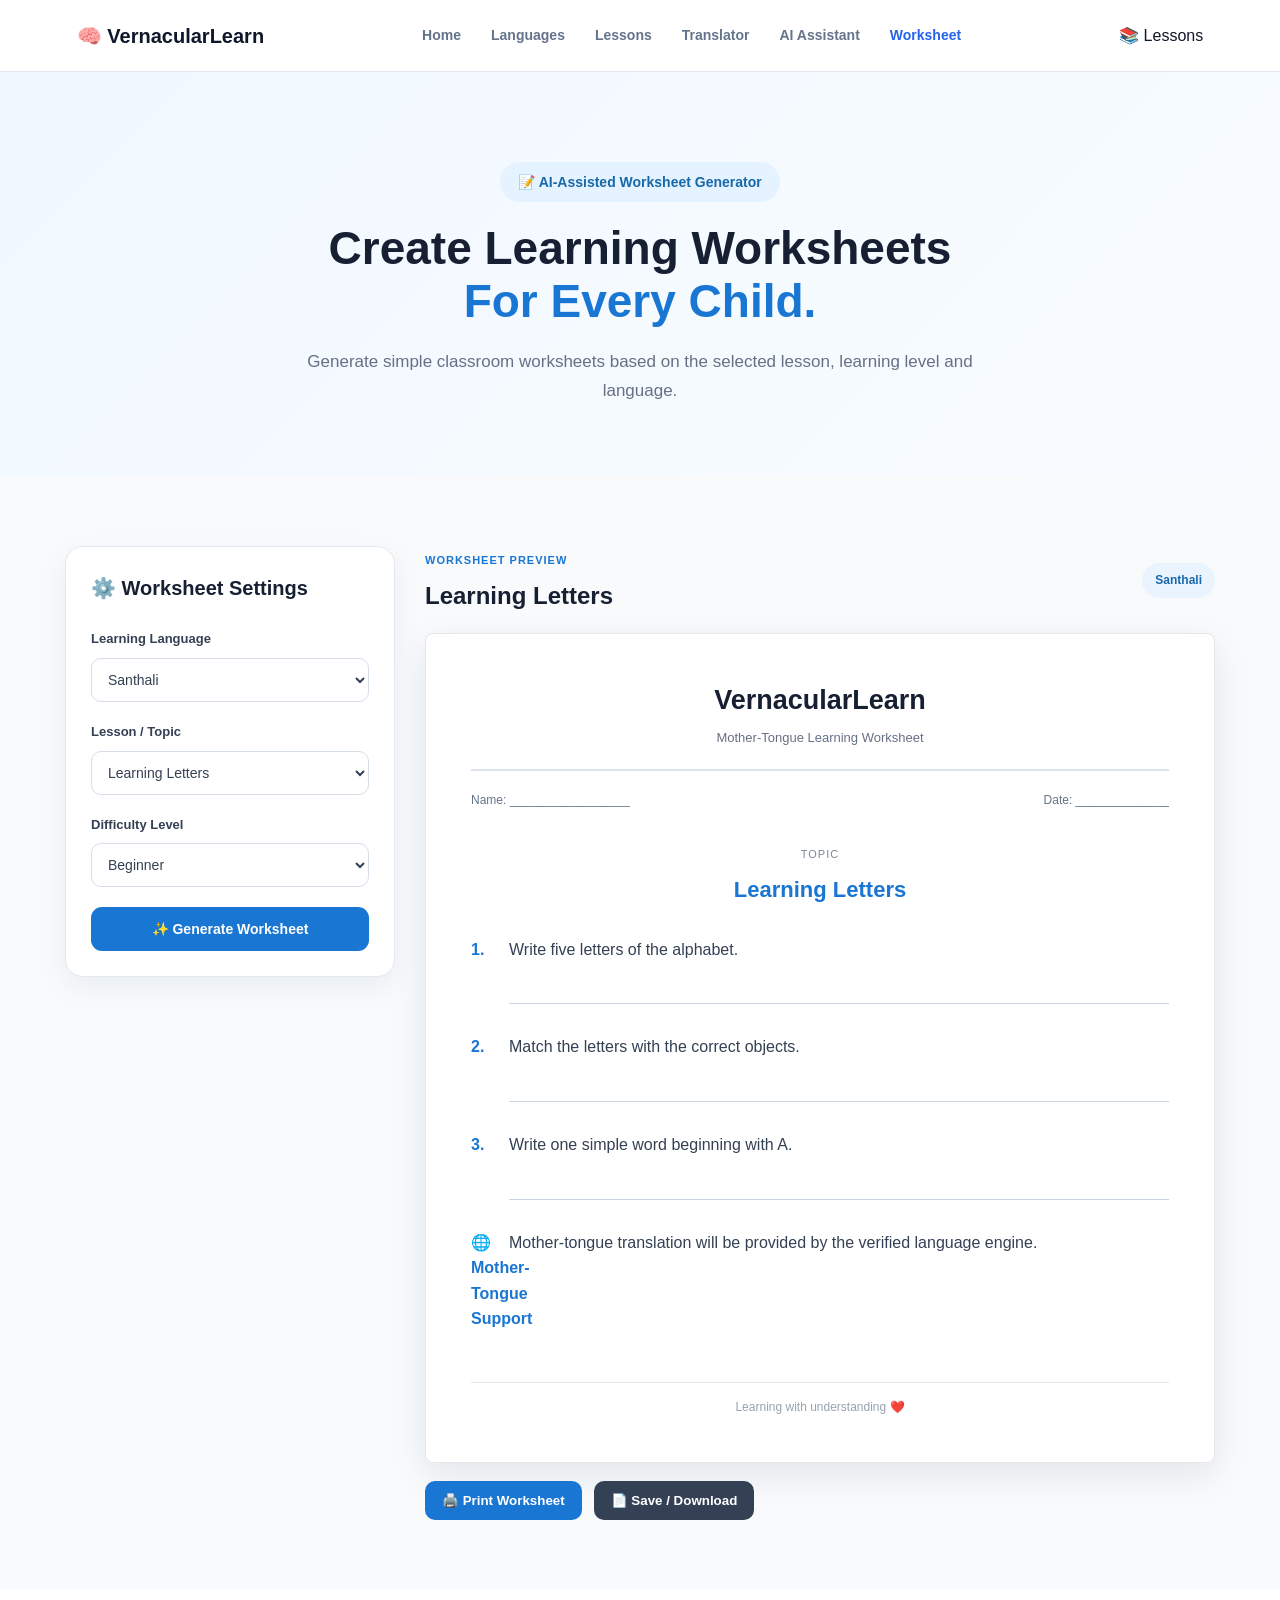
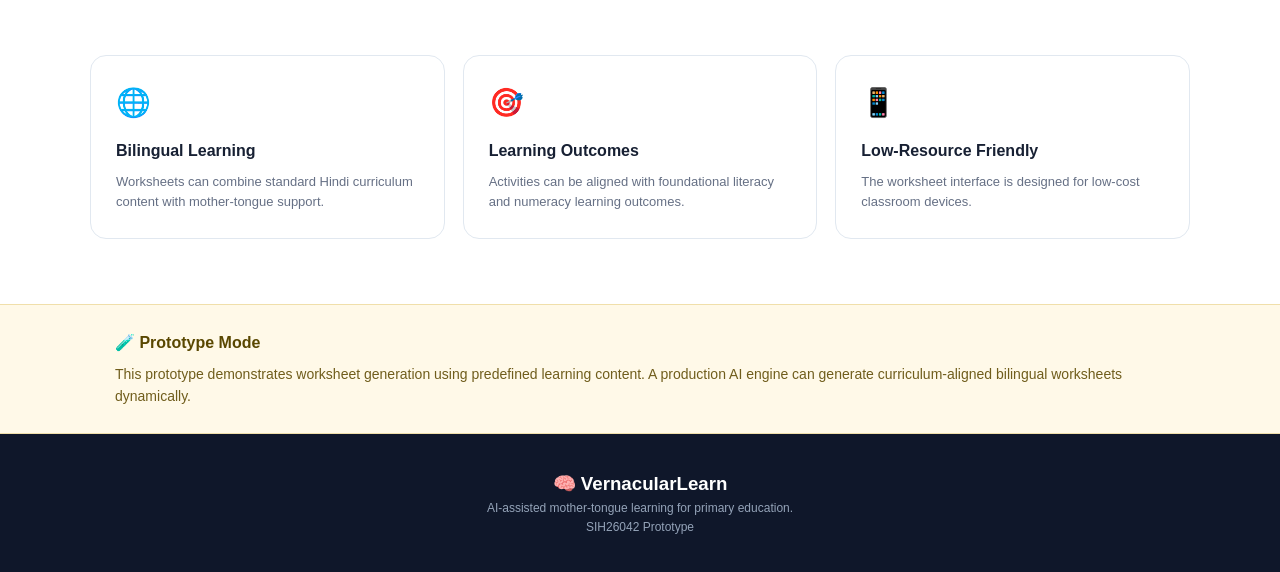
<file: worksheet.html>
<!DOCTYPE html>
<html lang="en">
<head>
    <meta charset="UTF-8">
    <meta name="viewport" content="width=device-width, initial-scale=1.0">

    <title>Worksheet Generator | VernacularLearn</title>

    <link rel="stylesheet" href="style.css">
</head>

<body>

<!-- ================= NAVBAR ================= -->

<header class="navbar">

    <div class="logo">
        🧠 VernacularLearn
    </div>

    <nav class="nav-links">
        <a href="index.html">Home</a>
        <a href="language.html">Languages</a>
        <a href="lessons.html">Lessons</a>
        <a href="translator.html">Translator</a>
        <a href="ai-assistant.html">AI Assistant</a>
        <a href="worksheet.html" class="active">Worksheet</a>
    </nav>

    <a href="lessons.html" class="nav-button">
        📚 Lessons
    </a>

</header>


<!-- ================= HERO ================= -->

<section class="worksheet-hero">

    <div class="worksheet-hero-content">

        <span class="worksheet-badge">
            📝 AI-Assisted Worksheet Generator
        </span>

        <h1>
            Create Learning Worksheets<br>
            <span>For Every Child.</span>
        </h1>

        <p>
            Generate simple classroom worksheets based on
            the selected lesson, learning level and language.
        </p>

    </div>

</section>


<!-- ================= GENERATOR ================= -->

<section class="worksheet-section">

    <div class="worksheet-container">

        <!-- SETTINGS -->

        <div class="worksheet-settings">

            <h2>⚙️ Worksheet Settings</h2>

            <div class="setting-group">

                <label>
                    Learning Language
                </label>

                <select id="worksheetLanguage">

                    <option value="Santhali">
                        Santhali
                    </option>

                    <option value="Ho">
                        Ho
                    </option>

                    <option value="Mundari">
                        Mundari
                    </option>

                    <option value="Hindi">
                        Hindi
                    </option>

                </select>

            </div>


            <div class="setting-group">

                <label>
                    Lesson / Topic
                </label>

                <select id="worksheetTopic">

                    <option value="Learning Letters">
                        Learning Letters
                    </option>

                    <option value="Counting Numbers">
                        Counting Numbers
                    </option>

                    <option value="Understanding Plants">
                        Understanding Plants
                    </option>

                    <option value="Simple Words">
                        Simple Words
                    </option>

                    <option value="Basic Addition">
                        Basic Addition
                    </option>

                    <option value="Animals Around Us">
                        Animals Around Us
                    </option>

                </select>

            </div>


            <div class="setting-group">

                <label>
                    Difficulty Level
                </label>

                <select id="worksheetLevel">

                    <option value="Beginner">
                        Beginner
                    </option>

                    <option value="Easy">
                        Easy
                    </option>

                    <option value="Practice">
                        Practice
                    </option>

                </select>

            </div>


            <button
                class="generate-worksheet-button"
                onclick="generateWorksheet()"
            >
                ✨ Generate Worksheet
            </button>

        </div>


        <!-- PREVIEW -->

        <div class="worksheet-preview">

            <div class="preview-header">

                <div>

                    <span>
                        WORKSHEET PREVIEW
                    </span>

                    <h2 id="previewTitle">
                        Learning Letters
                    </h2>

                </div>

                <span
                    class="preview-language"
                    id="previewLanguage"
                >
                    Santhali
                </span>

            </div>


            <div
                class="worksheet-paper"
                id="worksheetPaper"
            >

                <div class="paper-header">

                    <h1>
                        VernacularLearn
                    </h1>

                    <p>
                        Mother-Tongue Learning Worksheet
                    </p>

                    <div class="paper-line"></div>

                </div>


                <div class="student-details">

                    <span>
                        Name: __________________
                    </span>

                    <span>
                        Date: ______________
                    </span>

                </div>


                <div class="paper-topic">

                    <span>
                        Topic
                    </span>

                    <h2 id="paperTopic">
                        Learning Letters
                    </h2>

                </div>


                <div id="questionsContainer">

                    <div class="worksheet-question">

                        <strong>
                            1.
                        </strong>

                        <p>
                            Write the first five letters of
                            the alphabet.
                        </p>

                        <div class="answer-line"></div>

                    </div>


                    <div class="worksheet-question">

                        <strong>
                            2.
                        </strong>

                        <p>
                            Match the letters with the correct
                            objects.
                        </p>

                        <div class="matching-box">
                            A → ______
                            <br>
                            B → ______
                            <br>
                            C → ______
                        </div>

                    </div>


                    <div class="worksheet-question">

                        <strong>
                            3.
                        </strong>

                        <p>
                            Write one simple word beginning
                            with the letter A.
                        </p>

                        <div class="answer-line"></div>

                    </div>

                </div>


                <div class="paper-footer">

                    Learning with understanding ❤️

                </div>

            </div>


            <div class="preview-actions">

                <button onclick="printWorksheet()">
                    🖨️ Print Worksheet
                </button>

                <button onclick="downloadWorksheet()">
                    📄 Save / Download
                </button>

            </div>

        </div>

    </div>

</section>


<!-- ================= INFO ================= -->

<section class="worksheet-info">

    <div class="worksheet-info-container">

        <div class="worksheet-info-card">

            <div>🌐</div>

            <h3>
                Bilingual Learning
            </h3>

            <p>
                Worksheets can combine standard Hindi
                curriculum content with mother-tongue support.
            </p>

        </div>


        <div class="worksheet-info-card">

            <div>🎯</div>

            <h3>
                Learning Outcomes
            </h3>

            <p>
                Activities can be aligned with foundational
                literacy and numeracy learning outcomes.
            </p>

        </div>


        <div class="worksheet-info-card">

            <div>📱</div>

            <h3>
                Low-Resource Friendly
            </h3>

            <p>
                The worksheet interface is designed for
                low-cost classroom devices.
            </p>

        </div>

    </div>

</section>


<!-- ================= NOTICE ================= -->

<section class="worksheet-notice">

    <div>

        <strong>
            🧪 Prototype Mode
        </strong>

        <p>
            This prototype demonstrates worksheet generation
            using predefined learning content. A production
            AI engine can generate curriculum-aligned bilingual
            worksheets dynamically.
        </p>

    </div>

</section>


<!-- ================= FOOTER ================= -->

<footer class="footer">

    <div class="footer-content">

        <div>

            <h3>
                🧠 VernacularLearn
            </h3>

            <p>
                AI-assisted mother-tongue learning
                for primary education.
            </p>

        </div>

        <div>

            <p>
                SIH26042 Prototype
            </p>

        </div>

    </div>

</footer>


<!-- ================= JAVASCRIPT ================= -->

<script>

/* ==========================================
   LOAD SAVED SETTINGS
   ========================================== */

const savedLanguage =
    localStorage.getItem("selectedLanguage");

const savedLesson =
    localStorage.getItem("selectedLesson");

const worksheetLanguage =
    document.getElementById("worksheetLanguage");

const worksheetTopic =
    document.getElementById("worksheetTopic");

const worksheetLevel =
    document.getElementById("worksheetLevel");

const previewLanguage =
    document.getElementById("previewLanguage");

const previewTitle =
    document.getElementById("previewTitle");

const paperTopic =
    document.getElementById("paperTopic");


if (savedLanguage && worksheetLanguage) {

    worksheetLanguage.value = savedLanguage;

    previewLanguage.textContent = savedLanguage;

}


if (savedLesson && worksheetTopic) {

    const matchingOption =
        Array.from(worksheetTopic.options).find(
            function (option) {
                return option.value === savedLesson;
            }
        );

    if (matchingOption) {

        worksheetTopic.value = savedLesson;

        previewTitle.textContent = savedLesson;

        paperTopic.textContent = savedLesson;

    }

}


/* ==========================================
   WORKSHEET CONTENT
   Prototype learning content
   ========================================== */

const worksheetData = {

    "Learning Letters": {

        "Beginner": [
            "Write five letters of the alphabet.",
            "Match the letters with the correct objects.",
            "Write one simple word beginning with A."
        ],

        "Easy": [
            "Write ten letters of the alphabet.",
            "Match each letter with a suitable word.",
            "Write three simple words beginning with A, B and C."
        ],

        "Practice": [
            "Write the alphabet from A to J.",
            "Write one word for each of five given letters.",
            "Circle the first letter of each simple word."
        ]

    },


    "Counting Numbers": {

        "Beginner": [
            "Write numbers from 1 to 10.",
            "Count the objects and write the number.",
            "Which number comes after 5?"
        ],

        "Easy": [
            "Write numbers from 1 to 20.",
            "Count and write the number of objects.",
            "Which number comes before 10?"
        ],

        "Practice": [
            "Write numbers from 1 to 30.",
            "Arrange the given numbers in increasing order.",
            "Fill in the missing numbers in the sequence."
        ]

    },


    "Understanding Plants": {

        "Beginner": [
            "Name one part of a plant.",
            "Which part absorbs water from the soil?",
            "Draw a simple plant and label its parts."
        ],

        "Easy": [
            "Name three main parts of a plant.",
            "What does the root take from the soil?",
            "Draw a plant and label the root, stem and leaves."
        ],

        "Practice": [
            "Write the functions of root, stem and leaves.",
            "Why do plants need water?",
            "Draw a plant and label its main parts."
        ]

    },


    "Simple Words": {

        "Beginner": [
            "Write three simple words.",
            "Complete the missing letter in each word.",
            "Match words with their meanings."
        ],

        "Easy": [
            "Write five simple words.",
            "Complete the missing letters in the given words.",
            "Match each word with its correct meaning."
        ],

        "Practice": [
            "Write five words and use two of them in sentences.",
            "Complete the words using the correct letters.",
            "Match each word with its related meaning."
        ]

    },


    "Basic Addition": {

        "Beginner": [
            "Solve: 2 + 3 = ______",
            "Solve: 4 + 2 = ______",
            "Solve: 5 + 3 = ______"
        ],

        "Easy": [
            "Solve: 7 + 3 = ______",
            "Solve: 6 + 5 = ______",
            "Solve: 8 + 4 = ______"
        ],

        "Practice": [
            "Solve: 12 + 7 = ______",
            "Solve: 15 + 9 = ______",
            "Solve: 18 + 6 = ______"
        ]

    },


    "Animals Around Us": {

        "Beginner": [
            "Name two animals.",
            "Which animals live on a farm?",
            "Draw your favourite animal."
        ],

        "Easy": [
            "Name three animals.",
            "Write the names of two farm animals.",
            "Draw an animal and write its name."
        ],

        "Practice": [
            "Write five animal names.",
            "Group the animals into farm and wild animals.",
            "Draw one animal and write two facts about it."
        ]

    }

};


/* ==========================================
   MOTHER-TONGUE PROTOTYPE SUPPORT
   ========================================== */

/*
   IMPORTANT:
   We do NOT invent translations here.

   The final NLP engine will replace this
   prototype layer with verified translations.
*/

const verifiedMotherTongueContent = {

    "Santhali": {

        "Learning Letters": [
            "Mother-tongue translation will be provided by the verified language engine."
        ],

        "Counting Numbers": [
            "Mother-tongue translation will be provided by the verified language engine."
        ],

        "Understanding Plants": [
            "Mother-tongue translation will be provided by the verified language engine."
        ],

        "Simple Words": [
            "Mother-tongue translation will be provided by the verified language engine."
        ],

        "Basic Addition": [
            "Mother-tongue translation will be provided by the verified language engine."
        ],

        "Animals Around Us": [
            "Mother-tongue translation will be provided by the verified language engine."
        ]

    }

};


/* ==========================================
   GENERATE WORKSHEET
   ========================================== */

function generateWorksheet() {

    const language =
        worksheetLanguage.value;

    const topic =
        worksheetTopic.value;

    const level =
        worksheetLevel.value;


    /* Update preview */

    previewTitle.textContent =
        topic;

    paperTopic.textContent =
        topic;

    previewLanguage.textContent =
        language;


    /* Get questions */

    let questions = [];

    if (
        worksheetData[topic] &&
        worksheetData[topic][level]
    ) {

        questions =
            worksheetData[topic][level];

    }


    const questionsContainer =
        document.getElementById(
            "questionsContainer"
        );


    if (!questions.length) {

        questionsContainer.innerHTML = `
            <div class="worksheet-question">
                <p>
                    Learning content is not available
                    for this selection yet.
                </p>
            </div>
        `;

        return;

    }


    /* Build worksheet */

    let html = "";


    questions.forEach(
        function (question, index) {

            html += `

                <div class="worksheet-question">

                    <strong>
                        ${index + 1}.
                    </strong>

                    <p>
                        ${question}
                    </p>

                    <div class="answer-line"></div>

                </div>

            `;

        }
    );


    /*
       Add mother-tongue support section
       only when a supported language
       is selected.
    */

    if (
        language === "Santhali" &&
        verifiedMotherTongueContent.Santhali[topic]
    ) {

        html += `

            <div class="worksheet-question mother-tongue-section">

                <strong>
                    🌐 Mother-Tongue Support
                </strong>

                <p>
                    ${verifiedMotherTongueContent.Santhali[topic][0]}
                </p>

            </div>

        `;

    }


    questionsContainer.innerHTML =
        html;


    /* Save settings */

    localStorage.setItem(
        "worksheetLanguage",
        language
    );

    localStorage.setItem(
        "worksheetTopic",
        topic
    );

    localStorage.setItem(
        "worksheetLevel",
        level
    );


    /* Scroll to preview */

    document.getElementById(
        "worksheetPaper"
    ).scrollIntoView({
        behavior: "smooth",
        block: "start"
    });

}


/* ==========================================
   PRINT WORKSHEET
   ========================================== */

function printWorksheet() {

    window.print();

}


/* ==========================================
   DOWNLOAD / EXPORT
   ========================================== */

function downloadWorksheet() {

    alert(
        "📄 Worksheet Export\n\n" +
        "The worksheet is ready for printing.\n\n" +
        "PDF export will be connected in the final version."
    );

}


/* ==========================================
   LIVE PREVIEW UPDATE
   ========================================== */

if (worksheetLanguage) {

    worksheetLanguage.addEventListener(
        "change",
        function () {

            previewLanguage.textContent =
                this.value;

        }
    );

}


if (worksheetTopic) {

    worksheetTopic.addEventListener(
        "change",
        function () {

            previewTitle.textContent =
                this.value;

            paperTopic.textContent =
                this.value;

        }
    );

}


/* ==========================================
   INITIAL GENERATION
   ========================================== */

generateWorksheet();


console.log(
    "VernacularLearn Worksheet Generator initialized."
);

</script>
    

</body>
              </html>
</file>
<file: style.css>
/* =========================================
   SIH26042 - VernacularLearn
   Main Stylesheet
   ========================================= */


/* ================= ROOT ================= */

:root {
    --primary: #2563eb;
    --primary-dark: #1d4ed8;
    --secondary: #7c3aed;

    --background: #f8fafc;
    --surface: #ffffff;

    --text: #0f172a;
    --text-light: #64748b;
    --border: #e2e8f0;

    --success: #16a34a;

    --shadow: 0 10px 30px rgba(15, 23, 42, 0.08);
    --shadow-hover: 0 16px 40px rgba(15, 23, 42, 0.13);

    --radius: 18px;
}


/* ================= RESET ================= */

* {
    margin: 0;
    padding: 0;
    box-sizing: border-box;
}

html {
    scroll-behavior: smooth;
}

body {
    font-family: Arial, Helvetica, sans-serif;
    background: var(--background);
    color: var(--text);
    line-height: 1.6;
}

a {
    text-decoration: none;
    color: inherit;
}

button {
    font-family: inherit;
}

img {
    max-width: 100%;
    display: block;
}


/* ================= NAVBAR ================= */

.navbar {
    width: 100%;
    min-height: 72px;

    display: flex;
    align-items: center;
    justify-content: space-between;

    padding: 0 6%;

    background: rgba(255, 255, 255, 0.96);
    border-bottom: 1px solid var(--border);

    position: sticky;
    top: 0;
    z-index: 1000;

    backdrop-filter: blur(10px);
}

.logo {
    display: flex;
    align-items: center;
    gap: 10px;

    font-size: 20px;
    font-weight: 800;
    color: var(--text);
}

.logo-icon {
    font-size: 27px;
}

.nav-links {
    display: flex;
    align-items: center;
    gap: 30px;
}

.nav-links a {
    color: var(--text-light);
    font-size: 14px;
    font-weight: 600;

    transition: 0.25s ease;
}

.nav-links a:hover,
.nav-links a.active {
    color: var(--primary);
}

.nav-btn {
    padding: 11px 18px;

    background: var(--primary);
    color: white;

    border-radius: 10px;

    font-size: 14px;
    font-weight: 700;

    transition: 0.25s ease;
}

.nav-btn:hover {
    background: var(--primary-dark);
    transform: translateY(-1px);
}


/* ================= BUTTONS ================= */

.btn {
    display: inline-flex;
    align-items: center;
    justify-content: center;

    padding: 13px 21px;

    border-radius: 11px;

    font-size: 14px;
    font-weight: 700;

    transition: 0.25s ease;

    cursor: pointer;
}

.btn-primary {
    background: var(--primary);
    color: white;

    box-shadow: 0 8px 20px rgba(37, 99, 235, 0.22);
}

.btn-primary:hover {
    background: var(--primary-dark);
    transform: translateY(-2px);
}

.btn-secondary {
    background: white;
    color: var(--text);

    border: 1px solid var(--border);
}

.btn-secondary:hover {
    border-color: var(--primary);
    color: var(--primary);
    transform: translateY(-2px);
}


/* ================= HERO ================= */

.hero {
    max-width: 1200px;

    margin: 0 auto;

    padding: 90px 6% 80px;

    display: grid;
    grid-template-columns: 1.1fr 0.9fr;

    align-items: center;

    gap: 70px;
}

.hero-content {
    max-width: 650px;
}

.hero-badge {
    display: inline-block;

    padding: 8px 13px;

    background: #eff6ff;
    color: var(--primary);

    border: 1px solid #dbeafe;

    border-radius: 30px;

    font-size: 13px;
    font-weight: 700;

    margin-bottom: 20px;
}

.hero h1 {
    font-size: clamp(42px, 5vw, 68px);

    line-height: 1.05;

    letter-spacing: -2px;

    margin-bottom: 24px;
}

.hero h1 span {
    display: block;
    color: var(--primary);
}

.hero-text {
    max-width: 600px;

    color: var(--text-light);

    font-size: 17px;

    margin-bottom: 30px;
}

.hero-buttons {
    display: flex;
    flex-wrap: wrap;
    gap: 13px;

    margin-bottom: 22px;
}

.hero-note {
    color: var(--text-light);

    font-size: 13px;
    font-weight: 600;
}


/* ================= HERO VISUAL ================= */

.hero-visual {
    display: flex;
    justify-content: center;
}

.learning-card {
    width: 100%;
    max-width: 420px;

    padding: 27px;

    background: white;

    border: 1px solid var(--border);

    border-radius: 22px;

    box-shadow: var(--shadow);

    position: relative;
}

.learning-card::before {
    content: "";

    position: absolute;

    width: 90px;
    height: 90px;

    background: #dbeafe;

    border-radius: 50%;

    top: -25px;
    right: -25px;

    z-index: -1;
}

.card-top {
    display: flex;
    align-items: center;
    justify-content: space-between;

    margin-bottom: 25px;

    font-size: 12px;
    font-weight: 700;

    color: var(--text-light);
}

.status {
    color: var(--success);
}

.learning-card h3 {
    font-size: 23px;
    margin-bottom: 10px;
}

.learning-card > p {
    color: var(--text-light);
    font-size: 14px;

    margin-bottom: 22px;
}


/* ================= LANGUAGE PREVIEW ================= */

.language-preview {
    padding: 17px;

    background: #f8fafc;

    border: 1px solid var(--border);

    border-radius: 14px;

    margin-bottom: 18px;
}

.language-item {
    display: flex;
    align-items: center;

    gap: 12px;
}

.language-item > span {
    width: 38px;
    height: 38px;

    display: flex;
    align-items: center;
    justify-content: center;

    background: white;

    border-radius: 10px;

    font-size: 19px;
}

.language-item strong {
    display: block;
    font-size: 14px;
}

.language-item small {
    color: var(--text-light);
    font-size: 11px;
}

.arrow {
    text-align: center;

    color: var(--primary);

    font-weight: 800;

    padding: 8px 0;
}

.voice-demo {
    width: 100%;

    padding: 12px;

    background: #eff6ff;

    border: 1px solid #dbeafe;

    border-radius: 10px;

    color: var(--primary);

    font-size: 13px;
    font-weight: 700;

    cursor: pointer;

    transition: 0.25s ease;
}

.voice-demo:hover {
    background: #dbeafe;
}


/* ================= COMMON SECTION ================= */

section {
    width: 100%;
}

.section-heading {
    text-align: center;

    max-width: 700px;

    margin: 0 auto 50px;
}

.section-label {
    color: var(--primary);

    font-size: 12px;
    font-weight: 800;

    letter-spacing: 1.5px;

    margin-bottom: 12px;
}

.section-heading h2 {
    font-size: clamp(30px, 4vw, 44px);

    line-height: 1.15;

    margin-bottom: 14px;
}

.section-heading h2 span {
    color: var(--primary);
}

.section-heading p {
    color: var(--text-light);

    font-size: 15px;
}


/* ================= PURPOSE SECTION ================= */

.purpose-section {
    padding: 90px 6%;

    background: white;

    border-top: 1px solid var(--border);
    border-bottom: 1px solid var(--border);
}

.purpose-grid {
    max-width: 1150px;

    margin: 0 auto;

    display: grid;

    grid-template-columns: repeat(4, 1fr);

    gap: 18px;
}

.info-card {
    padding: 25px;

    background: #ffffff;

    border: 1px solid var(--border);

    border-radius: var(--radius);

    transition: 0.3s ease;
}

.info-card:hover {
    transform: translateY(-5px);

    box-shadow: var(--shadow-hover);

    border-color: #bfdbfe;
}

.info-icon {
    width: 48px;
    height: 48px;

    display: flex;
    align-items: center;
    justify-content: center;

    background: #eff6ff;

    border-radius: 13px;

    font-size: 23px;

    margin-bottom: 18px;
}

.info-card h3 {
    font-size: 17px;

    margin-bottom: 9px;
}

.info-card p {
    color: var(--text-light);

    font-size: 13px;
}


/* ================= HOW IT WORKS ================= */

.how-section {
    padding: 95px 6%;
}

.steps {
    max-width: 1000px;

    margin: 0 auto;

    display: grid;

    grid-template-columns: repeat(2, 1fr);

    gap: 20px;
}

.step {
    display: flex;

    gap: 20px;

    padding: 25px;

    background: white;

    border: 1px solid var(--border);

    border-radius: var(--radius);

    transition: 0.3s ease;
}

.step:hover {
    transform: translateY(-4px);

    box-shadow: var(--shadow);
}

.step-number {
    min-width: 48px;
    height: 48px;

    display: flex;
    align-items: center;
    justify-content: center;

    background: #eff6ff;

    color: var(--primary);

    border-radius: 12px;

    font-size: 13px;
    font-weight: 800;
}

.step h3 {
    font-size: 17px;

    margin-bottom: 6px;
}

.step p {
    color: var(--text-light);

    font-size: 13px;
}


/* ================= CTA ================= */

.cta-section {
    padding: 80px 6%;

    background: #eff6ff;
}

.cta-content {
    max-width: 750px;

    margin: 0 auto;

    text-align: center;
}

.cta-icon {
    font-size: 36px;

    display: block;

    margin-bottom: 15px;
}

.cta-content h2 {
    font-size: clamp(30px, 4vw, 44px);

    line-height: 1.15;

    margin-bottom: 15px;
}

.cta-content h2 span {
    color: var(--primary);
}

.cta-content p {
    color: var(--text-light);

    margin-bottom: 25px;

    font-size: 15px;
}


/* ================= FOOTER ================= */

.footer {
    padding: 35px 6%;

    background: #0f172a;

    color: white;

    text-align: center;
}

.footer-brand {
    font-size: 18px;

    margin-bottom: 8px;
}

.footer p {
    color: #94a3b8;

    font-size: 12px;
}

.footer-note {
    margin-top: 10px;

    font-size: 11px !important;
}


/* ================= RESPONSIVE ================= */

@media (max-width: 1000px) {

    .hero {
        grid-template-columns: 1fr;

        text-align: center;

        gap: 45px;
    }

    .hero-content {
        margin: 0 auto;
    }

    .hero-text {
        margin-left: auto;
        margin-right: auto;
    }

    .hero-buttons {
        justify-content: center;
    }

    .hero-note {
        text-align: center;
    }

    .hero-visual {
        max-width: 500px;
        margin: 0 auto;
    }

    .purpose-grid {
        grid-template-columns: repeat(2, 1fr);
    }

    .nav-links {
        display: none;
    }
}


@media (max-width: 650px) {

    .navbar {
        padding: 0 5%;

        min-height: 65px;
    }

    .logo {
        font-size: 17px;
    }

    .logo-icon {
        font-size: 23px;
    }

    .nav-btn {
        padding: 9px 13px;

        font-size: 12px;
    }

    .hero {
        padding: 65px 5% 60px;
    }

    .hero h1 {
        font-size: 42px;

        letter-spacing: -1.5px;
    }

    .hero-text {
        font-size: 15px;
    }

    .hero-buttons {
        flex-direction: column;
    }

    .btn {
        width: 100%;
    }

    .purpose-section,
    .how-section {
        padding: 70px 5%;
    }

    .purpose-grid {
        grid-template-columns: 1fr;
    }

    .steps {
        grid-template-columns: 1fr;
    }

    .learning-card {
        padding: 21px;
    }

    .cta-section {
        padding: 65px 5%;
    }
}


/* ================= ACCESSIBILITY ================= */

:focus-visible {
    outline: 3px solid rgba(37, 99, 235, 0.35);
    outline-offset: 3px;
}

/* ==========================================
   LANGUAGE PAGE
========================================== */

.language-hero {
    padding: 90px 8% 60px;
    text-align: center;
}

.language-hero-content {
    max-width: 800px;
    margin: auto;
}

.section-badge,
.small-label {
    display: inline-block;
    font-size: 14px;
    font-weight: 700;
    letter-spacing: 0.5px;
    margin-bottom: 15px;
}

.language-hero h1 {
    font-size: clamp(38px, 6vw, 64px);
    line-height: 1.1;
    margin-bottom: 20px;
}

.language-hero h1 span {
    display: block;
}

.language-hero p {
    max-width: 650px;
    margin: auto;
    font-size: 17px;
    line-height: 1.7;
    opacity: 0.75;
}


/* ==========================================
   LANGUAGE SELECTION
========================================== */

.language-section {
    padding: 50px 8% 90px;
}

.section-heading {
    text-align: center;
    max-width: 750px;
    margin: 0 auto 45px;
}

.section-heading h2 {
    font-size: 34px;
    margin: 8px 0 12px;
}

.section-heading p {
    line-height: 1.7;
    opacity: 0.7;
}


/* Language Cards */

.language-grid {
    max-width: 1050px;
    margin: auto;
    display: grid;
    grid-template-columns: repeat(2, 1fr);
    gap: 20px;
}

.language-card {
    width: 100%;
    border: 2px solid transparent;
    border-radius: 20px;
    padding: 25px;
    display: flex;
    align-items: center;
    gap: 20px;
    text-align: left;
    cursor: pointer;
    transition: 0.25s ease;
    background: rgba(255, 255, 255, 0.05);
    color: inherit;
}

.language-card:hover {
    transform: translateY(-3px);
    border-color: rgba(255, 255, 255, 0.25);
}

.language-card.selected {
    border-color: #4f8cff;
    box-shadow: 0 0 0 3px rgba(79, 140, 255, 0.12);
}

.language-icon {
    min-width: 55px;
    height: 55px;
    border-radius: 16px;
    display: flex;
    align-items: center;
    justify-content: center;
    font-size: 25px;
    background: rgba(255, 255, 255, 0.08);
}

.language-info h3 {
    margin: 0 0 6px;
    font-size: 21px;
}

.language-info p {
    margin: 0 0 8px;
    opacity: 0.65;
    font-size: 14px;
}

.language-status {
    font-size: 13px;
    font-weight: 700;
}

.language-status.coming {
    opacity: 0.55;
}


/* Selected Language Box */

.selected-language-box {
    max-width: 1050px;
    margin: 35px auto 0;
    padding: 25px 30px;
    border-radius: 20px;
    display: flex;
    align-items: center;
    justify-content: space-between;
    gap: 20px;
    background: rgba(255, 255, 255, 0.06);
}

.selected-label {
    font-size: 13px;
    opacity: 0.6;
}

.selected-language-box h3 {
    margin: 5px 0 0;
    font-size: 25px;
}

.primary-button {
    border: none;
    border-radius: 12px;
    padding: 14px 22px;
    font-size: 15px;
    font-weight: 700;
    cursor: pointer;
    transition: 0.2s ease;
}

.primary-button:hover {
    transform: translateY(-2px);
}


/* ==========================================
   LEARNING MODES
========================================== */

.learning-modes {
    padding: 80px 8%;
}

.mode-grid {
    max-width: 1050px;
    margin: auto;
    display: grid;
    grid-template-columns: repeat(4, 1fr);
    gap: 18px;
}

.mode-card {
    padding: 25px;
    border-radius: 20px;
    background: rgba(255, 255, 255, 0.05);
    transition: 0.25s ease;
}

.mode-card:hover {
    transform: translateY(-4px);
}

.mode-icon {
    font-size: 30px;
    margin-bottom: 18px;
}

.mode-card h3 {
    margin-bottom: 10px;
}

.mode-card p {
    font-size: 14px;
    line-height: 1.6;
    opacity: 0.65;
}


/* ==========================================
   OFFLINE BANNER
========================================== */

.offline-banner {
    max-width: 1050px;
    margin: 30px auto 90px;
    padding: 30px;
    border-radius: 22px;
    display: flex;
    align-items: center;
    gap: 20px;
    background: rgba(255, 255, 255, 0.06);
}

.offline-icon {
    min-width: 55px;
    height: 55px;
    border-radius: 16px;
    display: flex;
    align-items: center;
    justify-content: center;
    font-size: 25px;
    background: rgba(255, 255, 255, 0.08);
}

.offline-banner h3 {
    margin: 0 0 8px;
}

.offline-banner p {
    margin: 0;
    line-height: 1.6;
    opacity: 0.65;
}


/* ==========================================
   RESPONSIVE
========================================== */

@media (max-width: 850px) {

    .mode-grid {
        grid-template-columns: repeat(2, 1fr);
    }

}

@media (max-width: 650px) {

    .language-grid {
        grid-template-columns: 1fr;
    }

    .selected-language-box {
        flex-direction: column;
        align-items: stretch;
    }

    .primary-button {
        width: 100%;
    }

    .mode-grid {
        grid-template-columns: 1fr;
    }

    .offline-banner {
        margin-left: 8%;
        margin-right: 8%;
        align-items: flex-start;
    }

}

/* ==========================================
   LESSONS PAGE
========================================== */

.lessons-hero {
    padding: 85px 8% 55px;
    text-align: center;
}

.lessons-hero-content {
    max-width: 800px;
    margin: auto;
}

.lessons-hero h1 {
    font-size: clamp(38px, 6vw, 62px);
    line-height: 1.1;
    margin: 12px 0 20px;
}

.lessons-hero h1 span {
    display: block;
}

.lessons-hero p {
    max-width: 680px;
    margin: auto;
    font-size: 17px;
    line-height: 1.7;
    opacity: 0.72;
}


/* ==========================================
   CURRENT LANGUAGE
========================================== */

.current-language {
    padding: 10px 8% 55px;
}

.current-language-card {
    max-width: 1050px;
    margin: auto;
    padding: 28px 32px;
    border-radius: 22px;
    display: flex;
    align-items: center;
    justify-content: space-between;
    gap: 25px;
    background: rgba(255, 255, 255, 0.06);
    border: 1px solid rgba(255, 255, 255, 0.08);
}

.current-language-card h2 {
    margin: 5px 0 8px;
    font-size: 27px;
}

.current-language-card p {
    margin: 0;
    max-width: 650px;
    line-height: 1.6;
    opacity: 0.65;
}

.secondary-button {
    display: inline-block;
    padding: 13px 20px;
    border-radius: 12px;
    text-decoration: none;
    font-weight: 700;
    font-size: 14px;
    white-space: nowrap;
    background: rgba(255, 255, 255, 0.08);
    color: inherit;
    transition: 0.2s ease;
}

.secondary-button:hover {
    transform: translateY(-2px);
    background: rgba(255, 255, 255, 0.13);
}


/* ==========================================
   LESSON CATEGORIES
========================================== */

.lesson-section {
    padding: 65px 8% 80px;
}

.category-grid {
    max-width: 1050px;
    margin: auto;
    display: grid;
    grid-template-columns: repeat(3, 1fr);
    gap: 20px;
}

.category-card {
    padding: 28px;
    border-radius: 22px;
    background: rgba(255, 255, 255, 0.05);
    border: 1px solid rgba(255, 255, 255, 0.07);
    transition: 0.25s ease;
}

.category-card:hover {
    transform: translateY(-5px);
    border-color: rgba(255, 255, 255, 0.16);
}

.category-icon {
    width: 58px;
    height: 58px;
    border-radius: 17px;
    display: flex;
    align-items: center;
    justify-content: center;
    font-size: 28px;
    margin-bottom: 20px;
    background: rgba(255, 255, 255, 0.08);
}

.category-card h3 {
    margin: 0 0 10px;
    font-size: 20px;
}

.category-card p {
    margin: 0 0 22px;
    font-size: 14px;
    line-height: 1.65;
    opacity: 0.65;
}

.category-button {
    border: none;
    background: transparent;
    color: inherit;
    padding: 0;
    font-size: 14px;
    font-weight: 700;
    cursor: pointer;
}


/* ==========================================
   AVAILABLE LESSONS
========================================== */

.available-lessons {
    padding: 70px 8% 90px;
}

.lesson-grid {
    max-width: 1050px;
    margin: auto;
    display: grid;
    grid-template-columns: repeat(3, 1fr);
    gap: 20px;
}

.lesson-card {
    padding: 25px;
    border-radius: 22px;
    background: rgba(255, 255, 255, 0.05);
    border: 1px solid rgba(255, 255, 255, 0.07);
    transition: 0.25s ease;
}

.lesson-card:hover {
    transform: translateY(-4px);
    border-color: rgba(255, 255, 255, 0.15);
}

.lesson-top {
    display: flex;
    align-items: center;
    justify-content: space-between;
    gap: 10px;
    margin-bottom: 20px;
}

.lesson-type,
.lesson-level {
    font-size: 12px;
    font-weight: 700;
    padding: 6px 10px;
    border-radius: 20px;
    background: rgba(255, 255, 255, 0.08);
}

.lesson-level {
    opacity: 0.65;
}

.lesson-icon {
    width: 55px;
    height: 55px;
    border-radius: 16px;
    display: flex;
    align-items: center;
    justify-content: center;
    font-size: 27px;
    margin-bottom: 18px;
    background: rgba(255, 255, 255, 0.08);
}

.lesson-card h3 {
    margin: 0 0 10px;
    font-size: 20px;
}

.lesson-card > p {
    margin: 0 0 18px;
    font-size: 14px;
    line-height: 1.65;
    opacity: 0.65;
}

.lesson-meta {
    display: flex;
    flex-wrap: wrap;
    gap: 14px;
    margin-bottom: 20px;
    font-size: 12px;
    opacity: 0.65;
}

.lesson-button {
    width: 100%;
    border: none;
    border-radius: 12px;
    padding: 13px 15px;
    font-size: 14px;
    font-weight: 700;
    cursor: pointer;
    background: rgba(255, 255, 255, 0.09);
    color: inherit;
    transition: 0.2s ease;
}

.lesson-button:hover {
    transform: translateY(-2px);
}


/* ==========================================
   AI LESSON BANNER
========================================== */

.lesson-ai-banner {
    max-width: 1050px;
    margin: 20px auto 90px;
    padding: 35px;
    border-radius: 25px;
    display: flex;
    align-items: flex-start;
    gap: 25px;
    background: rgba(255, 255, 255, 0.06);
    border: 1px solid rgba(255, 255, 255, 0.08);
}

.lesson-ai-icon {
    min-width: 62px;
    height: 62px;
    border-radius: 18px;
    display: flex;
    align-items: center;
    justify-content: center;
    font-size: 30px;
    background: rgba(255, 255, 255, 0.08);
}

.lesson-ai-content h2 {
    margin: 6px 0 12px;
    font-size: 28px;
    line-height: 1.25;
}

.lesson-ai-content p {
    max-width: 750px;
    margin: 0 0 22px;
    line-height: 1.7;
    opacity: 0.65;
}


/* ==========================================
   LESSONS RESPONSIVE
========================================== */

@media (max-width: 900px) {

    .category-grid,
    .lesson-grid {
        grid-template-columns: repeat(2, 1fr);
    }

}


@media (max-width: 650px) {

    .lessons-hero {
        padding-top: 60px;
    }

    .current-language-card {
        flex-direction: column;
        align-items: flex-start;
    }

    .secondary-button {
        width: 100%;
        text-align: center;
    }

    .category-grid,
    .lesson-grid {
        grid-template-columns: 1fr;
    }

    .lesson-ai-banner {
        margin-left: 8%;
        margin-right: 8%;
        flex-direction: column;
    }

    .lesson-ai-content h2 {
        font-size: 23px;
    }

}

/* ==========================================
   INDIVIDUAL LESSON PAGE
========================================== */

.lesson-view-hero {
    padding: 75px 8% 45px;
    text-align: center;
}

.lesson-view-content {
    max-width: 850px;
    margin: auto;
}

.lesson-view-hero h1 {
    font-size: clamp(36px, 6vw, 58px);
    margin: 15px 0;
    line-height: 1.1;
}

.lesson-view-hero p {
    max-width: 680px;
    margin: auto;
    line-height: 1.7;
    opacity: 0.7;
}

.lesson-view-meta {
    display: flex;
    justify-content: center;
    flex-wrap: wrap;
    gap: 12px;
    margin-top: 25px;
}

.lesson-view-meta span {
    padding: 8px 13px;
    border-radius: 20px;
    font-size: 13px;
    background: rgba(255, 255, 255, 0.07);
}


/* ==========================================
   CONTENT PANELS
========================================== */

.lesson-content-section {
    padding: 35px 8% 90px;
}

.lesson-content-grid {
    max-width: 1050px;
    margin: auto;
    display: grid;
    grid-template-columns: 1fr 1fr;
    gap: 22px;
}

.content-panel {
    padding: 30px;
    border-radius: 22px;
    background: rgba(255, 255, 255, 0.05);
    border: 1px solid rgba(255, 255, 255, 0.08);
}

.mother-tongue-panel {
    background: rgba(255, 255, 255, 0.07);
}

.content-panel-header {
    display: flex;
    justify-content: space-between;
    align-items: center;
    gap: 10px;
    margin-bottom: 25px;
    font-size: 14px;
    font-weight: 700;
}

.content-tag {
    padding: 6px 10px;
    border-radius: 15px;
    font-size: 11px;
    background: rgba(255, 255, 255, 0.08);
}

.content-panel h2 {
    font-size: 25px;
    margin-bottom: 18px;
}

.content-panel p {
    font-size: 15px;
    line-height: 1.8;
    opacity: 0.75;
    margin-bottom: 15px;
}

.translation-note {
    margin-top: 25px;
    padding: 18px;
    border-radius: 15px;
    background: rgba(255, 255, 255, 0.06);
}

.translation-note span {
    font-size: 13px;
    font-weight: 700;
}

.translation-note p {
    margin: 8px 0 0;
    font-size: 13px;
}


/* ==========================================
   LESSON TOOLS
========================================== */

.lesson-tools {
    max-width: 1050px;
    margin: 25px auto 45px;
    display: flex;
    justify-content: center;
    flex-wrap: wrap;
    gap: 14px;
}

.lesson-tool-button {
    border: none;
    padding: 14px 20px;
    border-radius: 13px;
    font-size: 14px;
    font-weight: 700;
    cursor: pointer;
    color: inherit;
    background: rgba(255, 255, 255, 0.08);
    transition: 0.2s ease;
}

.lesson-tool-button:hover {
    transform: translateY(-2px);
}


/* ==========================================
   ACTIVITY
========================================== */

.activity-card {
    max-width: 850px;
    margin: 0 auto 60px;
    padding: 32px;
    border-radius: 24px;
    background: rgba(255, 255, 255, 0.05);
    border: 1px solid rgba(255, 255, 255, 0.08);
}

.activity-header {
    margin-bottom: 22px;
}

.activity-card > p {
    font-size: 18px;
    line-height: 1.6;
    margin-bottom: 25px;
}

.answer-options {
    display: grid;
    grid-template-columns: 1fr 1fr;
    gap: 12px;
}

.answer-options button {
    border: none;
    padding: 15px;
    border-radius: 13px;
    text-align: left;
    cursor: pointer;
    color: inherit;
    background: rgba(255, 255, 255, 0.07);
    transition: 0.2s ease;
}

.answer-options button:hover {
    transform: translateY(-2px);
    background: rgba(255, 255, 255, 0.12);
}

.answer-result {
    margin-top: 20px;
    padding: 12px 15px;
    border-radius: 12px;
    font-size: 14px;
    display: none;
}

.answer-result.correct,
.answer-result.wrong {
    display: block;
}


/* ==========================================
   NEXT SECTION
========================================== */

.lesson-next-section {
    max-width: 1050px;
    margin: auto;
    padding: 32px;
    border-radius: 24px;
    display: flex;
    justify-content: space-between;
    align-items: center;
    gap: 25px;
    background: rgba(255, 255, 255, 0.06);
}

.lesson-next-section h2 {
    margin: 5px 0 10px;
    font-size: 27px;
}

.lesson-next-section p {
    margin: 0;
    line-height: 1.6;
    opacity: 0.65;
}

.lesson-next-buttons {
    display: flex;
    gap: 12px;
    flex-wrap: wrap;
}


/* ==========================================
   LESSON MOBILE
========================================== */

@media (max-width: 750px) {

    .lesson-content-grid {
        grid-template-columns: 1fr;
    }

    .answer-options {
        grid-template-columns: 1fr;
    }

    .lesson-next-section {
        flex-direction: column;
        align-items: flex-start;
    }

    .lesson-next-buttons {
        width: 100%;
    }

    .lesson-next-buttons .primary-button,
    .lesson-next-buttons .secondary-button {
        flex: 1;
        text-align: center;
    }

}

@media (max-width: 500px) {

    .lesson-view-hero {
        padding-top: 55px;
    }

    .content-panel,
    .activity-card,
    .lesson-next-section {
        padding: 23px;
    }

    .lesson-tools {
        align-items: stretch;
        flex-direction: column;
    }

    .lesson-tool-button {
        width: 100%;
    }

}

/* ==========================================
   SIH26042 - TRANSLATOR PAGE
========================================== */

.translator-hero {
    padding: 90px 20px 70px;
    background: linear-gradient(
        135deg,
        #eef7ff,
        #f7fbff
    );
    text-align: center;
}

.translator-hero-content {
    max-width: 850px;
    margin: auto;
}

.translator-badge {
    display: inline-block;
    padding: 8px 16px;
    border-radius: 30px;
    background: #e1f0ff;
    color: #1769aa;
    font-size: 14px;
    font-weight: 600;
    margin-bottom: 18px;
}

.translator-hero h1 {
    font-size: 44px;
    line-height: 1.15;
    margin-bottom: 18px;
}

.translator-hero p {
    max-width: 700px;
    margin: auto;
    color: #5f6b76;
    font-size: 18px;
    line-height: 1.7;
}


/* ==========================================
   MAIN SECTION
========================================== */

.translator-section {
    max-width: 1200px;
    margin: auto;
    padding: 60px 20px 80px;
}


/* ==========================================
   LANGUAGE BAR
========================================== */

.translation-language-bar {
    display: flex;
    justify-content: space-between;
    align-items: end;
    gap: 25px;
    margin-bottom: 30px;
    padding: 22px;
    background: #ffffff;
    border: 1px solid #e4eaf0;
    border-radius: 18px;
    box-shadow: 0 8px 25px rgba(30, 60, 90, 0.06);
}

.language-select-box {
    display: flex;
    flex-direction: column;
    gap: 8px;
}

.language-select-box label {
    font-size: 13px;
    font-weight: 700;
    color: #596673;
}

.language-select-box select {
    min-width: 190px;
    padding: 12px 15px;
    border: 1px solid #d5dee7;
    border-radius: 10px;
    background: #fff;
    font-size: 15px;
    cursor: pointer;
}

.translation-direction {
    font-size: 18px;
    font-weight: 600;
    color: #46515c;
}

.translation-direction span {
    margin: 0 12px;
    font-size: 24px;
}

.translation-direction strong {
    color: #1769aa;
}


/* ==========================================
   TRANSLATOR GRID
========================================== */

.translator-grid {
    display: grid;
    grid-template-columns: 1fr 60px 1fr;
    align-items: stretch;
    gap: 20px;
}

.translator-panel {
    min-height: 390px;
    display: flex;
    flex-direction: column;
    background: #ffffff;
    border: 1px solid #e0e7ee;
    border-radius: 20px;
    overflow: hidden;
    box-shadow: 0 10px 30px rgba(30, 60, 90, 0.07);
}

.output-panel {
    background: #fbfdff;
}


/* ==========================================
   PANEL HEADER
========================================== */

.translator-panel-header {
    display: flex;
    justify-content: space-between;
    align-items: center;
    padding: 22px 24px;
    border-bottom: 1px solid #e8edf2;
}

.panel-label {
    display: block;
    font-size: 11px;
    letter-spacing: 1px;
    font-weight: 800;
    color: #7b8792;
    margin-bottom: 5px;
}

.translator-panel-header h2 {
    margin: 0;
    font-size: 22px;
}

.panel-icon {
    font-size: 28px;
}


/* ==========================================
   INPUT
========================================== */

.translator-panel textarea {
    flex: 1;
    width: 100%;
    min-height: 260px;
    padding: 24px;
    border: none;
    outline: none;
    resize: vertical;
    font-size: 17px;
    line-height: 1.7;
    font-family: inherit;
    color: #27323b;
    background: transparent;
    box-sizing: border-box;
}

.translator-panel textarea::placeholder {
    color: #a0aab4;
}


/* ==========================================
   INPUT FOOTER
========================================== */

.input-footer,
.output-footer {
    display: flex;
    justify-content: space-between;
    align-items: center;
    padding: 14px 20px;
    border-top: 1px solid #e8edf2;
    color: #7c8791;
    font-size: 13px;
}

.voice-input-button,
.listen-button {
    border: none;
    background: #eef6ff;
    color: #1769aa;
    padding: 9px 14px;
    border-radius: 9px;
    cursor: pointer;
    font-weight: 600;
}

.voice-input-button:hover,
.listen-button:hover {
    background: #dceeff;
}


/* ==========================================
   ARROW
========================================== */

.translation-arrow {
    display: flex;
    justify-content: center;
    align-items: center;
    font-size: 32px;
    color: #1769aa;
    font-weight: 700;
}


/* ==========================================
   OUTPUT
========================================== */

.translation-output {
    flex: 1;
    min-height: 260px;
    padding: 24px;
    display: flex;
    align-items: center;
    justify-content: center;
    text-align: center;
}

.empty-translation,
.translation-processing,
.translation-placeholder {
    max-width: 400px;
}

.empty-translation span,
.translation-processing span,
.translation-placeholder span {
    display: block;
    font-size: 42px;
    margin-bottom: 12px;
}

.empty-translation p {
    color: #89949e;
    line-height: 1.6;
}

.translation-placeholder h3,
.translation-processing h3 {
    margin-bottom: 8px;
}

.translation-placeholder p,
.translation-processing p {
    color: #707c87;
    line-height: 1.6;
}

.translation-placeholder small {
    display: inline-block;
    margin-top: 12px;
    padding: 6px 10px;
    background: #fff4d8;
    color: #8a681c;
    border-radius: 6px;
}

.processing-icon {
    animation: translatorPulse 1s infinite;
}

@keyframes translatorPulse {

    0% {
        transform: scale(1);
    }

    50% {
        transform: scale(1.15);
    }

    100% {
        transform: scale(1);
    }

}


/* ==========================================
   ACTION BUTTONS
========================================== */

.translator-actions {
    display: flex;
    justify-content: center;
    align-items: center;
    gap: 15px;
    margin: 30px 0 70px;
}

.translate-main-button {
    min-width: 180px;
    cursor: pointer;
    border: none;
}


/* ==========================================
   QUICK EXAMPLES
========================================== */

.quick-translation-section {
    margin-top: 30px;
}

.quick-example-grid {
    display: grid;
    grid-template-columns: repeat(2, 1fr);
    gap: 15px;
    margin-top: 25px;
}

.quick-example-grid button {
    display: flex;
    align-items: center;
    gap: 14px;
    padding: 18px;
    background: #ffffff;
    border: 1px solid #e0e7ee;
    border-radius: 14px;
    cursor: pointer;
    text-align: left;
    font-size: 15px;
    line-height: 1.5;
    transition: 0.2s ease;
}

.quick-example-grid button:hover {
    transform: translateY(-2px);
    box-shadow: 0 8px 20px rgba(30, 60, 90, 0.08);
}

.quick-example-grid button:first-letter {
    font-size: 22px;
}


/* ==========================================
   INFO CARDS
========================================== */

.translator-info {
    display: grid;
    grid-template-columns: repeat(3, 1fr);
    gap: 20px;
    margin-top: 70px;
}

.info-card {
    padding: 28px;
    background: #ffffff;
    border: 1px solid #e3e9ef;
    border-radius: 18px;
    text-align: center;
}

.info-card > span {
    display: block;
    font-size: 34px;
    margin-bottom: 15px;
}

.info-card h3 {
    margin-bottom: 10px;
}

.info-card p {
    color: #707b86;
    line-height: 1.6;
    font-size: 14px;
}


/* ==========================================
   NOTICE
========================================== */

.translator-notice {
    margin-top: 40px;
    padding: 20px 22px;
    background: #fff9e8;
    border: 1px solid #f1dfaa;
    border-radius: 14px;
}

.translator-notice strong {
    color: #765b16;
}

.translator-notice p {
    margin: 8px 0 0;
    color: #756b52;
    line-height: 1.6;
    font-size: 14px;
}


/* ==========================================
   MOBILE
========================================== */

@media (max-width: 850px) {

    .translator-hero h1 {
        font-size: 34px;
    }

    .translation-language-bar {
        flex-direction: column;
        align-items: stretch;
    }

    .translation-direction {
        text-align: center;
    }

    .translator-grid {
        grid-template-columns: 1fr;
    }

    .translation-arrow {
        transform: rotate(90deg);
        height: 30px;
    }

    .translator-info {
        grid-template-columns: 1fr;
    }

    .quick-example-grid {
        grid-template-columns: 1fr;
    }

}


@media (max-width: 500px) {

    .translator-section {
        padding-left: 14px;
        padding-right: 14px;
    }

    .translator-hero {
        padding: 65px 18px 50px;
    }

    .translator-hero h1 {
        font-size: 29px;
    }

    .translator-hero p {
        font-size: 15px;
    }

    .translator-panel {
        min-height: 350px;
    }

    .translator-actions {
        flex-direction: column-reverse;
    }

    .translator-actions button {
        width: 100%;
    }

}

 /* ==========================================
   AI ASSISTANT PAGE
   SIH26042 - VernacularLearn
   ========================================== */

.ai-hero {
    padding: 90px 20px 70px;
    background: linear-gradient(
        135deg,
        #eef7ff,
        #f7fbff
    );
    text-align: center;
}

.ai-hero-content {
    max-width: 850px;
    margin: auto;
}

.ai-badge {
    display: inline-block;
    padding: 9px 18px;
    border-radius: 30px;
    background: #e4f1ff;
    color: #1769aa;
    font-size: 14px;
    font-weight: 700;
    margin-bottom: 20px;
}

.ai-hero h1 {
    font-size: 48px;
    line-height: 1.15;
    margin-bottom: 20px;
    color: #172033;
}

.ai-hero h1 span {
    color: #1976d2;
}

.ai-hero p {
    max-width: 680px;
    margin: auto;
    color: #667085;
    font-size: 17px;
    line-height: 1.7;
}


/* ==========================================
   MAIN AI SECTION
   ========================================== */

.ai-section {
    padding: 70px 20px;
    background: #ffffff;
}

.ai-container {
    max-width: 1150px;
    margin: auto;
    display: grid;
    grid-template-columns: 1.7fr 1fr;
    gap: 30px;
    align-items: start;
}


/* ==========================================
   CHAT PANEL
   ========================================== */

.ai-chat-panel {
    border: 1px solid #e2e8f0;
    border-radius: 20px;
    overflow: hidden;
    background: #ffffff;
    box-shadow: 0 10px 35px rgba(20, 40, 70, 0.08);
}

.chat-header {
    padding: 20px 22px;
    display: flex;
    align-items: center;
    justify-content: space-between;
    border-bottom: 1px solid #edf1f5;
    background: #f8fbff;
}

.chat-title {
    display: flex;
    align-items: center;
    gap: 13px;
}

.ai-avatar,
.message-avatar {
    width: 44px;
    height: 44px;
    border-radius: 50%;
    display: flex;
    align-items: center;
    justify-content: center;
    background: #e7f2ff;
    font-size: 22px;
    flex-shrink: 0;
}

.chat-title h2 {
    margin: 0;
    font-size: 18px;
    color: #172033;
}

.chat-title p {
    margin: 4px 0 0;
    font-size: 13px;
    color: #7a8699;
}

.ai-status {
    font-size: 12px;
    font-weight: 700;
    color: #16803c;
    background: #eaf8ef;
    padding: 7px 11px;
    border-radius: 20px;
}


/* ==========================================
   CHAT AREA
   ========================================== */

.chat-area {
    height: 430px;
    overflow-y: auto;
    padding: 25px;
    background: #fbfdff;
}

.message {
    display: flex;
    gap: 12px;
    margin-bottom: 22px;
    align-items: flex-start;
}

.message-content {
    max-width: 80%;
}

.message-content strong {
    display: block;
    font-size: 13px;
    color: #344054;
    margin-bottom: 6px;
}

.message-content p {
    margin: 5px 0;
    line-height: 1.6;
    color: #344054;
}

.assistant-message .message-content {
    background: #edf6ff;
    padding: 13px 16px;
    border-radius: 5px 16px 16px 16px;
}

.user-message {
    justify-content: flex-end;
}

.user-message .message-content {
    background: #1976d2;
    padding: 13px 16px;
    border-radius: 16px 5px 16px 16px;
}

.user-message .message-content strong,
.user-message .message-content p {
    color: #ffffff;
}

.user-message .message-avatar {
    background: #e9eef5;
    order: 2;
}


/* ==========================================
   INPUT AREA
   ========================================== */

.chat-input-area {
    padding: 18px;
    border-top: 1px solid #edf1f5;
    background: #ffffff;
}

.chat-input-area textarea {
    width: 100%;
    box-sizing: border-box;
    resize: none;
    border: 1px solid #d7dee8;
    border-radius: 12px;
    padding: 13px 14px;
    font-family: inherit;
    font-size: 15px;
    outline: none;
    color: #273142;
}

.chat-input-area textarea:focus {
    border-color: #1976d2;
}

.input-actions {
    display: flex;
    justify-content: space-between;
    margin-top: 12px;
    gap: 10px;
}

.voice-input-button,
.send-button {
    border: none;
    border-radius: 10px;
    padding: 11px 18px;
    cursor: pointer;
    font-weight: 700;
    font-size: 14px;
}

.voice-input-button {
    background: #eef2f6;
    color: #344054;
}

.send-button {
    background: #1976d2;
    color: #ffffff;
}

.voice-input-button:hover,
.send-button:hover {
    opacity: 0.9;
}


/* ==========================================
   RIGHT SIDE
   ========================================== */

.ai-side-panel {
    display: flex;
    flex-direction: column;
    gap: 16px;
}

.ai-info-card {
    display: flex;
    align-items: center;
    gap: 14px;
    padding: 18px;
    border: 1px solid #e2e8f0;
    border-radius: 15px;
    background: #ffffff;
}

.info-icon {
    width: 45px;
    height: 45px;
    border-radius: 12px;
    background: #edf6ff;
    display: flex;
    align-items: center;
    justify-content: center;
    font-size: 21px;
}

.ai-info-card span {
    display: block;
    font-size: 12px;
    color: #7a8699;
    margin-bottom: 4px;
}

.ai-info-card h3 {
    margin: 0;
    font-size: 16px;
    color: #172033;
}


/* ==========================================
   SUGGESTED QUESTIONS
   ========================================== */

.suggested-card {
    padding: 20px;
    border-radius: 15px;
    background: #f8fbff;
    border: 1px solid #e2e8f0;
}

.suggested-card h3 {
    margin-top: 0;
    margin-bottom: 14px;
    font-size: 17px;
    color: #172033;
}

.suggested-card button {
    display: block;
    width: 100%;
    text-align: left;
    border: 1px solid #dce5ef;
    background: #ffffff;
    color: #344054;
    border-radius: 10px;
    padding: 11px 12px;
    margin-bottom: 9px;
    cursor: pointer;
    font-size: 13px;
}

.suggested-card button:hover {
    border-color: #1976d2;
    background: #f2f8ff;
}


/* ==========================================
   FEATURES
   ========================================== */

.assistant-features {
    padding: 20px;
    border-radius: 15px;
    background: #172033;
    color: #ffffff;
}

.assistant-features h3 {
    margin-top: 0;
    margin-bottom: 15px;
    font-size: 17px;
}

.feature-item {
    display: flex;
    align-items: center;
    gap: 11px;
    margin-bottom: 12px;
}

.feature-item span {
    font-size: 18px;
}

.feature-item p {
    margin: 0;
    font-size: 13px;
    color: #d9e1ec;
}


/* ==========================================
   DEMO NOTICE
   ========================================== */

.ai-demo-notice {
    padding: 25px 20px;
    background: #fff9e8;
    border-top: 1px solid #f5e5b0;
    border-bottom: 1px solid #f5e5b0;
}

.demo-content {
    max-width: 1050px;
    margin: auto;
    display: flex;
    align-items: center;
    gap: 18px;
}

.demo-icon {
    font-size: 30px;
}

.demo-content h2 {
    margin: 0 0 5px;
    font-size: 18px;
    color: #594700;
}

.demo-content p {
    margin: 0;
    color: #705d1c;
    font-size: 14px;
    line-height: 1.6;
}


/* ==========================================
   RESPONSIVE
   ========================================== */

@media (max-width: 900px) {

    .ai-container {
        grid-template-columns: 1fr;
    }

    .ai-hero h1 {
        font-size: 38px;
    }

}

@media (max-width: 600px) {

    .ai-hero {
        padding: 65px 18px 50px;
    }

    .ai-hero h1 {
        font-size: 32px;
    }

    .ai-hero p {
        font-size: 15px;
    }

    .ai-section {
        padding: 45px 14px;
    }

    .chat-area {
        height: 390px;
        padding: 18px;
    }

    .chat-header {
        padding: 16px;
    }

    .ai-status {
        display: none;
    }

    .message-content {
        max-width: 85%;
    }

    .demo-content {
        align-items: flex-start;
    }

   }

/* ==========================================
   VOICE LEARNING PAGE
   SIH26042 - VernacularLearn
   ========================================== */

.voice-hero {
    padding: 90px 20px 70px;
    text-align: center;
    background: linear-gradient(
        135deg,
        #eef8ff,
        #f8fbff
    );
}

.voice-hero-content {
    max-width: 850px;
    margin: auto;
}

.voice-badge {
    display: inline-block;
    padding: 9px 18px;
    border-radius: 30px;
    background: #e4f2ff;
    color: #1769aa;
    font-size: 14px;
    font-weight: 700;
    margin-bottom: 20px;
}

.voice-hero h1 {
    font-size: 48px;
    line-height: 1.15;
    color: #172033;
    margin-bottom: 20px;
}

.voice-hero h1 span {
    color: #1976d2;
}

.voice-hero p {
    max-width: 700px;
    margin: auto;
    color: #667085;
    font-size: 17px;
    line-height: 1.7;
}


/* ==========================================
   VOICE MAIN AREA
   ========================================== */

.voice-section {
    padding: 70px 20px;
    background: #ffffff;
}

.voice-container {
    max-width: 1100px;
    margin: auto;
    display: grid;
    grid-template-columns: 1fr 130px 1fr;
    align-items: center;
    gap: 20px;
}


/* ==========================================
   VOICE CARDS
   ========================================== */

.voice-card {
    padding: 28px;
    border: 1px solid #e0e7ef;
    border-radius: 20px;
    background: #ffffff;
    box-shadow: 0 10px 35px rgba(20, 40, 70, 0.08);
}

.voice-card-top {
    display: flex;
    align-items: center;
    gap: 14px;
    margin-bottom: 20px;
}

.voice-person-icon {
    width: 55px;
    height: 55px;
    border-radius: 15px;
    background: #edf6ff;
    display: flex;
    align-items: center;
    justify-content: center;
    font-size: 27px;
}

.voice-card-top span {
    font-size: 12px;
    color: #7a8699;
}

.voice-card-top h2 {
    margin: 4px 0 0;
    font-size: 20px;
    color: #172033;
}

.voice-language {
    display: inline-block;
    padding: 7px 12px;
    border-radius: 20px;
    background: #f1f5f9;
    color: #475467;
    font-size: 13px;
    font-weight: 700;
    margin-bottom: 18px;
}

.speech-box {
    min-height: 120px;
    padding: 18px;
    border-radius: 14px;
    background: #f8fbff;
    border: 1px solid #e3ebf3;
    margin-bottom: 18px;
}

.speech-box p {
    margin: 0;
    color: #344054;
    line-height: 1.7;
}


/* ==========================================
   BUTTONS
   ========================================== */

.record-button,
.listen-button {
    width: 100%;
    border: none;
    border-radius: 11px;
    padding: 13px;
    font-size: 14px;
    font-weight: 700;
    cursor: pointer;
}

.record-button {
    background: #1976d2;
    color: #ffffff;
}

.listen-button {
    background: #eaf4ff;
    color: #1769aa;
}

.record-button:hover,
.listen-button:hover {
    opacity: 0.9;
}


/* ==========================================
   CONNECTION
   ========================================== */

.voice-connection {
    text-align: center;
    color: #667085;
}

.connection-line {
    width: 2px;
    height: 70px;
    margin: auto;
    background: #d7e3ef;
}

.translation-icon {
    width: 55px;
    height: 55px;
    border-radius: 50%;
    margin: 15px auto;
    display: flex;
    align-items: center;
    justify-content: center;
    background: #e8f3ff;
    color: #1976d2;
    font-size: 26px;
    font-weight: 700;
}

.voice-connection p {
    font-size: 12px;
    line-height: 1.5;
    font-weight: 700;
}


/* ==========================================
   INTERACTIVE DEMO
   ========================================== */

.voice-demo-section {
    padding: 70px 20px;
    background: #f8fafc;
}

.voice-demo-container {
    max-width: 1050px;
    margin: auto;
}

.voice-demo-heading {
    text-align: center;
    margin-bottom: 35px;
}

.small-label {
    color: #1976d2;
    font-size: 12px;
    font-weight: 800;
    letter-spacing: 1px;
}

.voice-demo-heading h2 {
    margin: 10px 0;
    font-size: 30px;
    color: #172033;
}

.voice-demo-heading p {
    color: #667085;
}


/* ==========================================
   PHRASES
   ========================================== */

.phrase-grid {
    display: grid;
    grid-template-columns: repeat(2, 1fr);
    gap: 12px;
    margin-bottom: 30px;
}

.phrase-grid button {
    border: 1px solid #dce5ef;
    background: #ffffff;
    padding: 15px;
    border-radius: 12px;
    text-align: left;
    cursor: pointer;
    color: #344054;
    font-size: 14px;
}

.phrase-grid button:hover {
    border-color: #1976d2;
    background: #f1f8ff;
}


/* ==========================================
   FLOW RESULT
   ========================================== */

.voice-flow-result {
    display: flex;
    align-items: center;
    justify-content: center;
    gap: 20px;
    padding: 30px;
    border-radius: 18px;
    background: #ffffff;
    border: 1px solid #e0e7ef;
}

.flow-step {
    text-align: center;
    max-width: 180px;
}

.flow-step span {
    width: 38px;
    height: 38px;
    margin: 0 auto 10px;
    display: flex;
    align-items: center;
    justify-content: center;
    border-radius: 50%;
    background: #eaf4ff;
    color: #1976d2;
    font-weight: 800;
}

.flow-step strong {
    display: block;
    color: #172033;
    font-size: 14px;
    margin-bottom: 5px;
}

.flow-step p {
    margin: 0;
    color: #7a8699;
    font-size: 12px;
}

.flow-arrow {
    font-size: 25px;
    color: #9aa8b8;
}


/* ==========================================
   FEATURES
   ========================================== */

.voice-features-section {
    padding: 65px 20px;
    background: #ffffff;
}

.voice-features-container {
    max-width: 1100px;
    margin: auto;
    display: grid;
    grid-template-columns: repeat(4, 1fr);
    gap: 18px;
}

.voice-feature {
    padding: 24px;
    border: 1px solid #e2e8f0;
    border-radius: 16px;
    background: #ffffff;
}

.voice-feature > div {
    font-size: 28px;
    margin-bottom: 15px;
}

.voice-feature h3 {
    margin: 0 0 8px;
    font-size: 16px;
    color: #172033;
}

.voice-feature p {
    margin: 0;
    color: #667085;
    font-size: 13px;
    line-height: 1.6;
}


/* ==========================================
   NOTICE
   ========================================== */

.voice-notice {
    padding: 25px 20px;
    background: #fff9e8;
    border-top: 1px solid #f1dfaa;
    border-bottom: 1px solid #f1dfaa;
}

.voice-notice-content {
    max-width: 1050px;
    margin: auto;
    display: flex;
    align-items: flex-start;
    gap: 18px;
}

.notice-icon {
    font-size: 30px;
}

.voice-notice h2 {
    margin: 0 0 6px;
    color: #594700;
    font-size: 18px;
}

.voice-notice p {
    margin: 0;
    color: #705d1c;
    font-size: 14px;
    line-height: 1.6;
}


/* ==========================================
   RESPONSIVE
   ========================================== */

@media (max-width: 900px) {

    .voice-container {
        grid-template-columns: 1fr;
    }

    .voice-connection {
        display: flex;
        align-items: center;
        justify-content: center;
        gap: 15px;
    }

    .connection-line {
        width: 60px;
        height: 2px;
    }

    .translation-icon {
        margin: 0;
    }

    .voice-connection p {
        margin: 0;
    }

    .voice-features-container {
        grid-template-columns: repeat(2, 1fr);
    }

}

@media (max-width: 600px) {

    .voice-hero {
        padding: 65px 18px 50px;
    }

    .voice-hero h1 {
        font-size: 34px;
    }

    .voice-hero p {
        font-size: 15px;
    }

    .voice-section {
        padding: 45px 14px;
    }

    .voice-card {
        padding: 20px;
    }

    .phrase-grid {
        grid-template-columns: 1fr;
    }

    .voice-flow-result {
        flex-direction: column;
    }

    .flow-arrow {
        transform: rotate(90deg);
    }

    .voice-features-container {
        grid-template-columns: 1fr;
    }

    .voice-notice-content {
        flex-direction: column;
    }

}

/* ==========================================
   WORKSHEET GENERATOR
   SIH26042 - VernacularLearn
   ========================================== */

.worksheet-hero {
    padding: 90px 20px 70px;
    text-align: center;
    background: linear-gradient(
        135deg,
        #f0f8ff,
        #f9fcff
    );
}

.worksheet-hero-content {
    max-width: 850px;
    margin: auto;
}

.worksheet-badge {
    display: inline-block;
    padding: 9px 18px;
    border-radius: 30px;
    background: #e5f2ff;
    color: #1769aa;
    font-size: 14px;
    font-weight: 700;
    margin-bottom: 20px;
}

.worksheet-hero h1 {
    font-size: 46px;
    line-height: 1.15;
    color: #172033;
    margin-bottom: 20px;
}

.worksheet-hero h1 span {
    color: #1976d2;
}

.worksheet-hero p {
    max-width: 700px;
    margin: auto;
    color: #667085;
    font-size: 17px;
    line-height: 1.7;
}


/* ==========================================
   MAIN
   ========================================== */

.worksheet-section {
    padding: 70px 20px;
    background: #f8fafc;
}

.worksheet-container {
    max-width: 1150px;
    margin: auto;
    display: grid;
    grid-template-columns: 330px 1fr;
    gap: 30px;
    align-items: start;
}


/* ==========================================
   SETTINGS
   ========================================== */

.worksheet-settings {
    background: #ffffff;
    border: 1px solid #e1e8f0;
    border-radius: 18px;
    padding: 25px;
    box-shadow: 0 10px 30px rgba(20, 40, 70, 0.06);
    position: sticky;
    top: 20px;
}

.worksheet-settings h2 {
    margin-top: 0;
    color: #172033;
    font-size: 20px;
    margin-bottom: 25px;
}

.setting-group {
    margin-bottom: 20px;
}

.setting-group label {
    display: block;
    font-size: 13px;
    font-weight: 700;
    color: #344054;
    margin-bottom: 8px;
}

.setting-group select {
    width: 100%;
    padding: 12px;
    border-radius: 10px;
    border: 1px solid #d6dee8;
    background: #ffffff;
    font-size: 14px;
    color: #344054;
    outline: none;
}

.setting-group select:focus {
    border-color: #1976d2;
}

.generate-worksheet-button {
    width: 100%;
    border: none;
    border-radius: 11px;
    padding: 14px;
    background: #1976d2;
    color: #ffffff;
    font-size: 14px;
    font-weight: 700;
    cursor: pointer;
}

.generate-worksheet-button:hover {
    opacity: 0.9;
}


/* ==========================================
   PREVIEW
   ========================================== */

.worksheet-preview {
    min-width: 0;
}

.preview-header {
    display: flex;
    justify-content: space-between;
    align-items: center;
    margin-bottom: 18px;
}

.preview-header span:first-child {
    font-size: 11px;
    font-weight: 800;
    color: #1976d2;
    letter-spacing: 1px;
}

.preview-header h2 {
    margin: 5px 0 0;
    color: #172033;
    font-size: 24px;
}

.preview-language {
    background: #eaf4ff;
    color: #1769aa;
    padding: 8px 13px;
    border-radius: 20px;
    font-size: 12px;
    font-weight: 700;
}


/* ==========================================
   PAPER
   ========================================== */

.worksheet-paper {
    background: #ffffff;
    min-height: 650px;
    padding: 45px;
    border-radius: 8px;
    box-shadow: 0 12px 35px rgba(20, 40, 70, 0.09);
    border: 1px solid #e5e7eb;
}

.paper-header {
    text-align: center;
}

.paper-header h1 {
    margin: 0;
    color: #172033;
    font-size: 27px;
}

.paper-header p {
    color: #667085;
    margin: 6px 0;
    font-size: 13px;
}

.paper-line {
    height: 2px;
    background: #dce5ef;
    margin: 20px 0;
}

.student-details {
    display: flex;
    justify-content: space-between;
    font-size: 13px;
    color: #344054;
    margin-bottom: 30px;
}

.paper-topic {
    text-align: center;
    margin-bottom: 30px;
}

.paper-topic span {
    font-size: 11px;
    color: #7a8699;
    text-transform: uppercase;
    letter-spacing: 1px;
}

.paper-topic h2 {
    margin: 6px 0 0;
    color: #1976d2;
    font-size: 22px;
}

.worksheet-question {
    margin-bottom: 30px;
    display: grid;
    grid-template-columns: 30px 1fr;
    column-gap: 8px;
}

.worksheet-question strong {
    color: #1976d2;
}

.worksheet-question p {
    margin: 0;
    color: #344054;
    line-height: 1.6;
}

.answer-line {
    grid-column: 2;
    height: 32px;
    border-bottom: 1px solid #cbd5e1;
    margin-top: 10px;
}

.matching-box {
    grid-column: 2;
    margin-top: 10px;
    padding: 15px;
    border: 1px dashed #cbd5e1;
    border-radius: 8px;
    line-height: 2;
    color: #475467;
}

.paper-footer {
    margin-top: 50px;
    padding-top: 15px;
    border-top: 1px solid #e5e7eb;
    text-align: center;
    color: #98a2b3;
    font-size: 12px;
}


/* ==========================================
   PREVIEW ACTIONS
   ========================================== */

.preview-actions {
    display: flex;
    gap: 12px;
    margin-top: 18px;
}

.preview-actions button {
    border: none;
    border-radius: 10px;
    padding: 12px 17px;
    background: #1976d2;
    color: #ffffff;
    font-weight: 700;
    cursor: pointer;
}

.preview-actions button:last-child {
    background: #344054;
}


/* ==========================================
   INFO CARDS
   ========================================== */

.worksheet-info {
    padding: 65px 20px;
    background: #ffffff;
}

.worksheet-info-container {
    max-width: 1100px;
    margin: auto;
    display: grid;
    grid-template-columns: repeat(3, 1fr);
    gap: 18px;
}

.worksheet-info-card {
    padding: 25px;
    border: 1px solid #e1e8f0;
    border-radius: 16px;
}

.worksheet-info-card > div {
    font-size: 28px;
    margin-bottom: 12px;
}

.worksheet-info-card h3 {
    margin: 0 0 8px;
    color: #172033;
    font-size: 16px;
}

.worksheet-info-card p {
    margin: 0;
    color: #667085;
    font-size: 13px;
    line-height: 1.6;
}


/* ==========================================
   NOTICE
   ========================================== */

.worksheet-notice {
    padding: 25px 20px;
    background: #fff9e8;
    border-top: 1px solid #f0dfaa;
    border-bottom: 1px solid #f0dfaa;
}

.worksheet-notice > div {
    max-width: 1050px;
    margin: auto;
}

.worksheet-notice strong {
    color: #594700;
}

.worksheet-notice p {
    margin: 7px 0 0;
    color: #705d1c;
    font-size: 14px;
    line-height: 1.6;
}


/* ==========================================
   RESPONSIVE
   ========================================== */

@media (max-width: 900px) {

    .worksheet-container {
        grid-template-columns: 1fr;
    }

    .worksheet-settings {
        position: static;
    }

    .worksheet-info-container {
        grid-template-columns: 1fr;
    }

}

@media (max-width: 600px) {

    .worksheet-hero {
        padding: 65px 18px 50px;
    }

    .worksheet-hero h1 {
        font-size: 34px;
    }

    .worksheet-hero p {
        font-size: 15px;
    }

    .worksheet-section {
        padding: 45px 14px;
    }

    .worksheet-paper {
        padding: 25px 18px;
    }

    .student-details {
        flex-direction: column;
        gap: 8px;
    }

    .preview-header {
        align-items: flex-start;
        gap: 10px;
    }

    .preview-actions {
        flex-direction: column;
    }

    .preview-actions button {
        width: 100%;
    }

}

/* ==========================================
   FLASHCARDS
   SIH26042 - VernacularLearn
   ========================================== */

.flashcard-hero {
    padding: 90px 20px 70px;
    text-align: center;
    background: linear-gradient(
        135deg,
        #f0f8ff,
        #fbfdff
    );
}

.flashcard-hero-content {
    max-width: 850px;
    margin: auto;
}

.flashcard-badge {
    display: inline-block;
    padding: 9px 18px;
    border-radius: 30px;
    background: #e6f3ff;
    color: #1769aa;
    font-size: 14px;
    font-weight: 700;
    margin-bottom: 20px;
}

.flashcard-hero h1 {
    font-size: 48px;
    line-height: 1.15;
    color: #172033;
    margin-bottom: 20px;
}

.flashcard-hero h1 span {
    color: #1976d2;
}

.flashcard-hero p {
    max-width: 700px;
    margin: auto;
    color: #667085;
    font-size: 17px;
    line-height: 1.7;
}


/* ==========================================
   MAIN SECTION
   ========================================== */

.flashcard-section {
    padding: 70px 20px;
    background: #f8fafc;
}

.flashcard-container {
    max-width: 850px;
    margin: auto;
}

.flashcard-controls {
    display: flex;
    justify-content: space-between;
    align-items: center;
    margin-bottom: 30px;
}

.flashcard-controls h2 {
    margin: 6px 0 0;
    color: #172033;
    font-size: 25px;
}

.small-label {
    color: #1976d2;
    font-size: 11px;
    font-weight: 800;
    letter-spacing: 1px;
}

.flashcard-language {
    padding: 9px 14px;
    border-radius: 20px;
    background: #eaf4ff;
    color: #1769aa;
    font-size: 13px;
    font-weight: 700;
}


/* ==========================================
   FLASHCARD
   ========================================== */

.flashcard-area {
    display: flex;
    align-items: center;
    justify-content: center;
    gap: 25px;
}

.flashcard {
    width: 500px;
    height: 350px;
    perspective: 1000px;
    cursor: pointer;
}

.flashcard-inner {
    width: 100%;
    height: 100%;
    position: relative;
    transition: transform 0.6s;
    transform-style: preserve-3d;
}

.flashcard.flipped .flashcard-inner {
    transform: rotateY(180deg);
}

.flashcard-face {
    position: absolute;
    width: 100%;
    height: 100%;
    backface-visibility: hidden;
    border-radius: 22px;
    box-sizing: border-box;
    padding: 35px;
    display: flex;
    flex-direction: column;
    align-items: center;
    justify-content: center;
    text-align: center;
    box-shadow: 0 15px 40px rgba(20, 40, 70, 0.12);
}

.flashcard-front {
    background: #ffffff;
    border: 1px solid #e0e7ef;
}

.flashcard-back {
    background: #172033;
    color: #ffffff;
    transform: rotateY(180deg);
}

.card-number {
    position: absolute;
    top: 20px;
    font-size: 11px;
    font-weight: 800;
    letter-spacing: 1px;
    color: #7a8699;
}

.flashcard-back .card-number {
    color: #b7c2d0;
}

.card-visual {
    font-size: 65px;
    margin-bottom: 18px;
}

.flashcard-front h2,
.flashcard-back h2 {
    margin: 0 0 12px;
    font-size: 30px;
}

.flashcard-front h2 {
    color: #172033;
}

.flashcard-front p {
    margin: 0;
    color: #7a8699;
    font-size: 13px;
}

.flashcard-back h2 {
    color: #ffffff;
}

.flashcard-back p {
    max-width: 390px;
    margin: 0;
    color: #dbe4ef;
    line-height: 1.7;
    font-size: 15px;
}

.card-language-note {
    margin-top: 22px;
    padding: 8px 12px;
    border-radius: 20px;
    background: #283449;
    color: #b7c2d0;
    font-size: 11px;
}


/* ==========================================
   NAVIGATION
   ========================================== */

.card-nav {
    width: 48px;
    height: 48px;
    border: none;
    border-radius: 50%;
    background: #ffffff;
    color: #1976d2;
    font-size: 25px;
    cursor: pointer;
    box-shadow: 0 5px 18px rgba(20, 40, 70, 0.1);
}

.card-nav:hover {
    background: #eaf4ff;
}


/* ==========================================
   PROGRESS
   ========================================== */

.card-progress {
    margin-top: 25px;
    text-align: center;
}

.card-progress span {
    font-size: 13px;
    color: #667085;
}

.card-progress-bar {
    max-width: 500px;
    height: 7px;
    margin: 10px auto 0;
    background: #e1e8f0;
    border-radius: 10px;
    overflow: hidden;
}

#cardProgressFill {
    height: 100%;
    background: #1976d2;
    border-radius: 10px;
    transition: width 0.3s;
}


/* ==========================================
   ACTIONS
   ========================================== */

.flashcard-actions {
    display: flex;
    justify-content: center;
    gap: 12px;
    margin-top: 20px;
}

.flashcard-actions button {
    border: none;
    border-radius: 10px;
    padding: 12px 20px;
    cursor: pointer;
    font-weight: 700;
}

.flip-button {
    background: #1976d2;
    color: #ffffff;
}

.speak-card-button {
    background: #eaf4ff;
    color: #1769aa;
}


/* ==========================================
   TOPICS
   ========================================== */

.flashcard-topics {
    padding: 65px 20px;
    background: #ffffff;
}

.flashcard-topics-container {
    max-width: 900px;
    margin: auto;
    text-align: center;
}

.topic-heading h2 {
    margin: 8px 0 25px;
    font-size: 28px;
    color: #172033;
}

.topic-buttons {
    display: grid;
    grid-template-columns: repeat(4, 1fr);
    gap: 12px;
}

.topic-buttons button {
    padding: 15px 10px;
    border: 1px solid #dce5ef;
    border-radius: 12px;
    background: #ffffff;
    cursor: pointer;
    color: #344054;
    font-weight: 700;
}

.topic-buttons button:hover {
    border-color: #1976d2;
    background: #f3f8ff;
}


/* ==========================================
   NOTICE
   ========================================== */

.flashcard-notice {
    padding: 25px 20px;
    background: #fff9e8;
    border-top: 1px solid #f0dfaa;
    border-bottom: 1px solid #f0dfaa;
}

.flashcard-notice > div {
    max-width: 1050px;
    margin: auto;
}

.flashcard-notice strong {
    color: #594700;
}

.flashcard-notice p {
    margin: 7px 0 0;
    color: #705d1c;
    font-size: 14px;
    line-height: 1.6;
}


/* ==========================================
   RESPONSIVE
   ========================================== */

@media (max-width: 700px) {

    .flashcard-hero {
        padding: 65px 18px 50px;
    }

    .flashcard-hero h1 {
        font-size: 34px;
    }

    .flashcard-section {
        padding: 45px 14px;
    }

    .flashcard-controls {
        flex-direction: column;
        align-items: flex-start;
        gap: 12px;
    }

    .flashcard-area {
        gap: 8px;
    }

    .flashcard {
        width: calc(100vw - 110px);
        height: 330px;
    }

    .flashcard-face {
        padding: 25px;
    }

    .card-visual {
        font-size: 52px;
    }

    .flashcard-front h2,
    .flashcard-back h2 {
        font-size: 25px;
    }

    .topic-buttons {
        grid-template-columns: repeat(2, 1fr);
    }

}

@media (max-width: 420px) {

    .flashcard {
        width: calc(100vw - 90px);
        height: 300px;
    }

    .card-nav {
        width: 38px;
        height: 38px;
        font-size: 20px;
    }

    .flashcard-back p {
        font-size: 13px;
    }

}
/* ==========================================
   PRACTICE PAGE
========================================== */

.practice-hero {
    padding: 90px 20px;
    text-align: center;
    background:
        linear-gradient(
            135deg,
            #eef7ff,
            #f8fbff
        );
}

.practice-hero-content {
    max-width: 800px;
    margin: auto;
}

.practice-hero h1 {
    font-size: 48px;
    margin: 18px 0;
    color: #172033;
}

.practice-hero p {
    font-size: 18px;
    line-height: 1.7;
    color: #64748b;
}

.practice-section {
    padding: 80px 20px;
    max-width: 1100px;
    margin: auto;
}

.practice-topic-grid {
    display: grid;
    grid-template-columns:
        repeat(4, 1fr);
    gap: 20px;
    margin-top: 40px;
}

.practice-topic-card {
    border: 1px solid #e2e8f0;
    background: #ffffff;
    padding: 28px 20px;
    border-radius: 20px;
    text-align: left;
    cursor: pointer;
    transition: 0.25s ease;
}

.practice-topic-card:hover {
    transform: translateY(-6px);
    box-shadow:
        0 15px 35px
        rgba(15, 23, 42, 0.08);
}

.practice-topic-icon {
    width: 58px;
    height: 58px;
    border-radius: 16px;
    background: #eef6ff;
    display: flex;
    align-items: center;
    justify-content: center;
    font-size: 28px;
    margin-bottom: 18px;
}

.practice-topic-card h3 {
    margin-bottom: 8px;
    color: #172033;
}

.practice-topic-card p {
    color: #64748b;
    line-height: 1.6;
    font-size: 14px;
}


/* QUIZ */

.quiz-section {
    padding: 70px 20px;
    background: #f8fafc;
}

.quiz-container {
    max-width: 850px;
    margin: auto;
}

.quiz-header {
    display: flex;
    justify-content: space-between;
    align-items: center;
    gap: 20px;
    margin-bottom: 30px;
}

.quiz-label {
    color: #64748b;
    font-size: 14px;
}

.quiz-header h2 {
    margin-top: 5px;
    color: #172033;
}

.quiz-language {
    background: #ffffff;
    padding: 12px 18px;
    border-radius: 12px;
    color: #64748b;
    border: 1px solid #e2e8f0;
}

.quiz-language strong {
    color: #2563eb;
}


/* PROGRESS */

.quiz-progress-area {
    margin-bottom: 25px;
}

.quiz-progress-text {
    display: flex;
    justify-content: space-between;
    color: #64748b;
    font-size: 14px;
    margin-bottom: 8px;
}

.quiz-progress {
    height: 8px;
    background: #e2e8f0;
    border-radius: 20px;
    overflow: hidden;
}

.quiz-progress-bar {
    height: 100%;
    width: 20%;
    background: #2563eb;
    border-radius: 20px;
    transition: width 0.3s ease;
}


/* QUESTION */

.question-card {
    background: #ffffff;
    padding: 35px;
    border-radius: 22px;
    border: 1px solid #e2e8f0;
    box-shadow:
        0 15px 35px
        rgba(15, 23, 42, 0.06);
}

.question-tag {
    font-size: 13px;
    color: #2563eb;
    font-weight: 600;
}

.question-card h3 {
    font-size: 23px;
    line-height: 1.5;
    color: #172033;
    margin: 15px 0 25px;
}

.quiz-options {
    display: grid;
    gap: 12px;
}

.quiz-options button {
    padding: 15px 18px;
    background: #ffffff;
    border: 1px solid #dbe3ed;
    border-radius: 12px;
    text-align: left;
    cursor: pointer;
    font-size: 16px;
    transition: 0.2s ease;
}

.quiz-options button:hover:not(:disabled) {
    border-color: #2563eb;
    background: #f8fbff;
}

.quiz-options button:disabled {
    cursor: default;
}

.quiz-options button.correct {
    border-color: #16a34a;
    background: #f0fdf4;
}

.quiz-options button.wrong {
    border-color: #dc2626;
    background: #fef2f2;
}


/* FEEDBACK */

.quiz-feedback {
    margin-top: 20px;
    padding: 15px;
    border-radius: 12px;
    line-height: 1.6;
    display: block;
}

.correct-feedback {
    background: #f0fdf4;
    color: #166534;
}

.wrong-feedback {
    background: #fef2f2;
    color: #991b1b;
}


/* NEXT BUTTON */

.next-question-button {
    margin-top: 20px;
    padding: 13px 22px;
    border: none;
    border-radius: 10px;
    background: #2563eb;
    color: white;
    font-size: 15px;
    cursor: pointer;
}

.next-question-button:hover {
    background: #1d4ed8;
}


/* FINAL SCORE */

.final-score {
    padding: 30px;
    text-align: center;
    font-size: 30px;
    font-weight: 700;
    color: #2563eb;
    background: #eff6ff;
    border-radius: 15px;
}


/* FEATURES */

.practice-features {
    padding: 80px 20px;
    max-width: 1100px;
    margin: auto;
}

.practice-feature-grid {
    display: grid;
    grid-template-columns:
        repeat(3, 1fr);
    gap: 22px;
    margin-top: 40px;
}

.practice-feature-card {
    padding: 30px;
    border: 1px solid #e2e8f0;
    border-radius: 20px;
    background: #ffffff;
}

.practice-feature-icon {
    font-size: 30px;
    margin-bottom: 15px;
}

.practice-feature-card h3 {
    color: #172033;
    margin-bottom: 10px;
}

.practice-feature-card p {
    color: #64748b;
    line-height: 1.6;
}


/* NOTICE */

.practice-notice {
    max-width: 1050px;
    margin: 20px auto 70px;
    padding: 25px;
    border-radius: 16px;
    background: #fff7ed;
    border: 1px solid #fed7aa;
}

.practice-notice strong {
    color: #9a3412;
}

.practice-notice p {
    margin-top: 8px;
    color: #7c2d12;
    line-height: 1.6;
}


/* MOBILE */

@media (max-width: 900px) {

    .practice-topic-grid {
        grid-template-columns:
            repeat(2, 1fr);
    }

    .practice-feature-grid {
        grid-template-columns: 1fr;
    }

}

@media (max-width: 600px) {

    .practice-hero h1 {
        font-size: 34px;
    }

    .practice-section,
    .practice-features {
        padding: 55px 16px;
    }

    .practice-topic-grid {
        grid-template-columns: 1fr;
    }

    .quiz-header {
        flex-direction: column;
        align-items: flex-start;
    }

    .question-card {
        padding: 22px;
    }

    .question-card h3 {
        font-size: 19px;
    }

    .quiz-language {
        width: 100%;
    }

   }

/* ==========================================
   PROGRESS PAGE
========================================== */

.progress-hero {
    padding: 85px 20px;
    text-align: center;
    background:
        linear-gradient(
            135deg,
            #eef7ff,
            #f8fbff
        );
}

.progress-hero-content {
    max-width: 800px;
    margin: auto;
}

.progress-hero h1 {
    font-size: 46px;
    margin: 18px 0;
    color: #172033;
}

.progress-hero p {
    font-size: 18px;
    line-height: 1.7;
    color: #64748b;
}


/* PROFILE */

.progress-section {
    max-width: 1100px;
    margin: auto;
    padding: 65px 20px;
}

.progress-profile {
    display: flex;
    align-items: center;
    gap: 20px;
    padding: 25px;
    border: 1px solid #e2e8f0;
    border-radius: 22px;
    background: #ffffff;
}

.profile-avatar {
    width: 70px;
    height: 70px;
    border-radius: 20px;
    background: #eef6ff;
    display: flex;
    align-items: center;
    justify-content: center;
    font-size: 35px;
}

.profile-info {
    flex: 1;
}

.profile-label {
    font-size: 13px;
    color: #64748b;
}

.profile-info h2 {
    margin: 5px 0;
    color: #172033;
}

.profile-info p {
    color: #64748b;
}

.profile-info strong {
    color: #2563eb;
}

.streak-card {
    display: flex;
    align-items: center;
    gap: 12px;
    padding: 15px 20px;
    border-radius: 15px;
    background: #fff7ed;
}

.streak-card > span {
    font-size: 27px;
}

.streak-card strong {
    display: block;
    font-size: 22px;
    color: #ea580c;
}

.streak-card small {
    color: #9a3412;
}


/* STATS */

.progress-stat-grid {
    display: grid;
    grid-template-columns:
        repeat(4, 1fr);
    gap: 18px;
    margin-top: 25px;
}

.progress-stat-card {
    display: flex;
    align-items: center;
    gap: 15px;
    padding: 22px;
    border: 1px solid #e2e8f0;
    border-radius: 18px;
    background: #ffffff;
}

.stat-icon {
    width: 48px;
    height: 48px;
    border-radius: 13px;
    background: #eef6ff;
    display: flex;
    align-items: center;
    justify-content: center;
    font-size: 23px;
}

.progress-stat-card span {
    display: block;
    font-size: 13px;
    color: #64748b;
    margin-bottom: 5px;
}

.progress-stat-card strong {
    font-size: 23px;
    color: #172033;
}


/* MAIN PROGRESS */

.progress-main-section {
    padding: 65px 20px;
    background: #f8fafc;
}

.progress-main-container {
    max-width: 1100px;
    margin: auto;
    display: grid;
    grid-template-columns: 1fr 1fr;
    gap: 25px;
}

.progress-card-large {
    padding: 30px;
    background: #ffffff;
    border: 1px solid #e2e8f0;
    border-radius: 20px;
}

.progress-card-heading {
    display: flex;
    align-items: center;
    justify-content: space-between;
    margin-bottom: 25px;
}

.progress-card-heading span {
    font-size: 13px;
    color: #64748b;
}

.progress-card-heading h2 {
    margin-top: 5px;
    color: #172033;
}

.progress-card-heading > strong {
    font-size: 30px;
    color: #2563eb;
}


/* LARGE BAR */

.large-progress {
    height: 14px;
    background: #e2e8f0;
    border-radius: 20px;
    overflow: hidden;
}

.large-progress-bar {
    height: 100%;
    background: #2563eb;
    border-radius: 20px;
}

.progress-description {
    margin-top: 18px;
    color: #64748b;
    line-height: 1.7;
}


/* TOPIC PROGRESS */

.topic-progress-list {
    display: grid;
    gap: 20px;
}

.topic-progress-top {
    display: flex;
    justify-content: space-between;
    margin-bottom: 8px;
}

.topic-progress-top span {
    color: #334155;
}

.topic-progress-top strong {
    color: #2563eb;
}

.topic-progress {
    height: 8px;
    background: #e2e8f0;
    border-radius: 20px;
    overflow: hidden;
}

.topic-progress-bar {
    height: 100%;
    background: #2563eb;
    border-radius: 20px;
}


/* ACTIVITY */

.activity-section {
    max-width: 900px;
    margin: auto;
    padding: 75px 20px;
}

.activity-list {
    margin-top: 35px;
    display: grid;
    gap: 14px;
}

.activity-item {
    display: flex;
    align-items: center;
    gap: 16px;
    padding: 20px;
    border: 1px solid #e2e8f0;
    border-radius: 16px;
    background: #ffffff;
}

.activity-icon {
    width: 48px;
    height: 48px;
    border-radius: 13px;
    background: #eef6ff;
    display: flex;
    align-items: center;
    justify-content: center;
    font-size: 22px;
}

.activity-content {
    flex: 1;
}

.activity-content h3 {
    color: #172033;
    margin-bottom: 4px;
}

.activity-content p {
    color: #64748b;
    font-size: 14px;
}

.activity-status {
    padding: 7px 12px;
    border-radius: 20px;
    background: #eff6ff;
    color: #2563eb;
    font-size: 13px;
    font-weight: 600;
}


/* NEXT */

.progress-next {
    max-width: 1050px;
    margin: 10px auto 60px;
    padding: 35px;
    border-radius: 22px;
    background: #eff6ff;
    display: flex;
    justify-content: space-between;
    align-items: center;
    gap: 25px;
}

.progress-next span {
    color: #2563eb;
    font-size: 14px;
    font-weight: 600;
}

.progress-next h2 {
    margin: 8px 0;
    color: #172033;
}

.progress-next p {
    color: #64748b;
    line-height: 1.6;
}


/* NOTICE */

.progress-notice {
    max-width: 1050px;
    margin: 20px auto 70px;
    padding: 25px;
    border-radius: 16px;
    background: #fff7ed;
    border: 1px solid #fed7aa;
}

.progress-notice strong {
    color: #9a3412;
}

.progress-notice p {
    margin-top: 8px;
    color: #7c2d12;
    line-height: 1.6;
}


/* MOBILE */

@media (max-width: 900px) {

    .progress-stat-grid {
        grid-template-columns:
            repeat(2, 1fr);
    }

    .progress-main-container {
        grid-template-columns: 1fr;
    }

}

@media (max-width: 600px) {

    .progress-hero h1 {
        font-size: 34px;
    }

    .progress-section,
    .activity-section {
        padding: 50px 16px;
    }

    .progress-profile {
        flex-wrap: wrap;
    }

    .streak-card {
        width: 100%;
    }

    .progress-stat-grid {
        grid-template-columns: 1fr;
    }

    .progress-next {
        margin: 10px 16px 50px;
        flex-direction: column;
        align-items: flex-start;
        padding: 25px;
    }

    .progress-notice {
        margin: 20px 16px 50px;
    }

    .activity-item {
        align-items: flex-start;
    }

    .activity-status {
        font-size: 12px;
    }

}

/* ==========================================
   DASHBOARD PAGE
========================================== */

.dashboard-hero {
    padding: 70px 20px;
    background:
        linear-gradient(
            135deg,
            #eef7ff,
            #f8fbff
        );
}

.dashboard-hero-content {
    max-width: 1100px;
    margin: auto;

    display: flex;
    justify-content: space-between;
    align-items: center;

    gap: 30px;
}

.dashboard-hero h1 {
    font-size: 42px;
    margin: 18px 0 10px;
    color: #172033;
}

.dashboard-hero p {
    max-width: 650px;
    color: #64748b;
    line-height: 1.7;
    font-size: 17px;
}

.dashboard-date {
    background: #ffffff;
    border: 1px solid #e2e8f0;
    border-radius: 16px;
    padding: 18px 22px;
    min-width: 150px;
}

.dashboard-date span {
    display: block;
    color: #64748b;
    font-size: 13px;
    margin-bottom: 5px;
}

.dashboard-date strong {
    color: #172033;
}


/* ================= SECTION ================= */

.dashboard-section {
    max-width: 1100px;
    margin: auto;
    padding: 55px 20px 20px;
}


/* ================= STAT GRID ================= */

.dashboard-stat-grid {
    display: grid;
    grid-template-columns:
        repeat(4, 1fr);

    gap: 18px;
}

.dashboard-stat-card {
    display: flex;
    align-items: center;
    gap: 15px;

    padding: 22px;

    background: #ffffff;

    border: 1px solid #e2e8f0;

    border-radius: 18px;

    transition: 0.2s ease;
}

.dashboard-stat-card:hover {
    transform: translateY(-3px);
    box-shadow:
        0 12px 30px
        rgba(15, 23, 42, 0.07);
}

.dashboard-stat-icon {
    width: 50px;
    height: 50px;

    display: flex;
    align-items: center;
    justify-content: center;

    background: #eef6ff;

    border-radius: 14px;

    font-size: 24px;
}

.dashboard-stat-card span {
    display: block;
    color: #64748b;
    font-size: 13px;
}

.dashboard-stat-card strong {
    display: block;
    margin: 4px 0;

    font-size: 23px;

    color: #172033;
}

.dashboard-stat-card small {
    color: #2563eb;
    font-size: 12px;
}


/* ================= MAIN ================= */

.dashboard-main {
    padding: 45px 20px 70px;

    background: #f8fafc;
}

.dashboard-main-container {
    max-width: 1100px;
    margin: auto;

    display: grid;

    grid-template-columns:
        1.4fr 1fr;

    gap: 25px;
}

.dashboard-column {
    display: grid;
    gap: 22px;
}


/* ================= CARDS ================= */

.dashboard-card {
    background: #ffffff;

    border: 1px solid #e2e8f0;

    border-radius: 20px;

    padding: 27px;
}

.dashboard-card-header {
    display: flex;
    justify-content: space-between;
    align-items: flex-start;

    gap: 20px;

    margin-bottom: 25px;
}

.dashboard-card-header span:first-child {
    color: #64748b;
    font-size: 13px;
}

.dashboard-card-header h2 {
    margin-top: 5px;

    color: #172033;
    font-size: 21px;
}

.live-status {
    padding: 7px 11px;

    background: #f0fdf4;

    color: #15803d;

    border-radius: 20px;

    font-size: 12px;
}


/* ================= ACTIVITY ================= */

.dashboard-activity-grid {
    display: grid;

    grid-template-columns:
        repeat(2, 1fr);

    gap: 14px;
}

.activity-summary {
    padding: 18px;

    background: #f8fafc;

    border-radius: 14px;
}

.activity-summary span {
    display: block;

    color: #64748b;

    font-size: 13px;
}

.activity-summary strong {
    display: block;

    margin-top: 7px;

    font-size: 25px;

    color: #172033;
}


/* ================= STUDENTS ================= */

.student-list {
    display: grid;
    gap: 10px;
}

.student-row {
    display: flex;

    align-items: center;

    gap: 13px;

    padding: 13px;

    border-radius: 13px;

    background: #f8fafc;
}

.student-avatar {
    width: 40px;
    height: 40px;

    display: flex;
    align-items: center;
    justify-content: center;

    border-radius: 50%;

    background: #e0edff;

    color: #2563eb;

    font-weight: 700;
}

.student-details {
    flex: 1;
}

.student-details strong {
    display: block;

    color: #172033;

    font-size: 14px;
}

.student-details span {
    color: #64748b;

    font-size: 12px;
}

.student-score {
    font-weight: 700;

    color: #2563eb;
}


/* ================= ACTIONS ================= */

.dashboard-action-grid {
    display: grid;

    grid-template-columns:
        repeat(2, 1fr);

    gap: 12px;
}

.dashboard-action {
    display: flex;

    flex-direction: column;

    gap: 5px;

    padding: 18px;

    text-decoration: none;

    border: 1px solid #e2e8f0;

    border-radius: 15px;

    transition: 0.2s ease;
}

.dashboard-action:hover {
    border-color: #93c5fd;

    transform: translateY(-3px);

    background: #f8fbff;
}

.dashboard-action span {
    font-size: 25px;
}

.dashboard-action strong {
    color: #172033;
}

.dashboard-action small {
    color: #64748b;
}


/* ================= LANGUAGE STATUS ================= */

.language-status-list {
    display: grid;
    gap: 12px;
}

.language-status-row {
    display: flex;

    justify-content: space-between;

    align-items: center;

    gap: 10px;

    padding: 15px;

    background: #f8fafc;

    border-radius: 13px;
}

.language-status-row strong {
    display: block;

    color: #172033;
}

.language-status-row span {
    font-size: 12px;
}

.status-available {
    color: #15803d;

    background: #f0fdf4;

    padding: 6px 9px;

    border-radius: 10px;
}

.status-coming {
    color: #9a3412;

    background: #fff7ed;

    padding: 6px 9px;

    border-radius: 10px;
}


/* ================= FLN ================= */

.fln-list {
    display: grid;
    gap: 22px;
}

.fln-top {
    display: flex;

    justify-content: space-between;

    margin-bottom: 8px;
}

.fln-top span {
    color: #334155;
    font-size: 14px;
}

.fln-top strong {
    color: #2563eb;
}

.fln-progress {
    height: 8px;

    background: #e2e8f0;

    border-radius: 20px;

    overflow: hidden;
}

.fln-progress div {
    height: 100%;

    background: #2563eb;

    border-radius: 20px;
}


/* ================= READINESS ================= */

.readiness-list {
    display: grid;
    gap: 12px;
}

.readiness-item {
    display: flex;

    justify-content: space-between;

    align-items: center;

    padding: 13px 15px;

    background: #f8fafc;

    border-radius: 12px;

    color: #334155;

    font-size: 13px;
}

.readiness-item strong {
    color: #2563eb;
}


/* ================= OFFLINE ================= */

.offline-dashboard-card {
    display: flex;

    gap: 15px;

    padding: 23px;

    border-radius: 18px;

    background: #eff6ff;

    border: 1px solid #bfdbfe;
}

.offline-dashboard-icon {
    font-size: 30px;
}

.offline-dashboard-card strong {
    color: #172033;
}

.offline-dashboard-card p {
    color: #64748b;

    font-size: 13px;

    line-height: 1.6;

    margin: 6px 0;
}

.offline-dashboard-card span {
    color: #2563eb;

    font-size: 12px;

    font-weight: 600;
}


/* ================= NOTICE ================= */

.dashboard-notice {
    max-width: 1050px;

    margin: 20px auto 70px;

    padding: 24px;

    border-radius: 16px;

    background: #fff7ed;

    border: 1px solid #fed7aa;
}

.dashboard-notice strong {
    color: #9a3412;
}

.dashboard-notice p {
    margin-top: 8px;

    color: #7c2d12;

    line-height: 1.6;
}


/* ================= TABLET ================= */

@media (max-width: 950px) {

    .dashboard-stat-grid {
        grid-template-columns:
            repeat(2, 1fr);
    }

    .dashboard-main-container {
        grid-template-columns: 1fr;
    }

}


/* ================= MOBILE ================= */

@media (max-width: 600px) {

    .dashboard-hero {
        padding: 55px 16px;
    }

    .dashboard-hero-content {
        flex-direction: column;
        align-items: flex-start;
    }

    .dashboard-hero h1 {
        font-size: 32px;
    }

    .dashboard-date {
        width: 100%;
    }

    .dashboard-section {
        padding: 40px 16px 15px;
    }

    .dashboard-stat-grid {
        grid-template-columns: 1fr;
    }

    .dashboard-main {
        padding: 35px 16px 50px;
    }

    .dashboard-card {
        padding: 21px;
    }

    .dashboard-activity-grid {
        grid-template-columns: 1fr;
    }

    .dashboard-action-grid {
        grid-template-columns: 1fr;
    }

    .dashboard-notice {
        margin: 20px 16px 50px;
    }

}

/* ==========================================
   OFFLINE MODE
   ========================================== */

.offline-page {
    min-height: 100vh;
    display: flex;
    align-items: center;
    justify-content: center;
    padding: 30px 20px;
    background: #f8fafc;
}

.offline-card {
    width: 100%;
    max-width: 620px;
    text-align: center;
    background: #ffffff;
    padding: 50px 35px;
    border-radius: 24px;
    box-shadow: 0 15px 45px rgba(15, 23, 42, 0.10);
}

.offline-icon {
    width: 85px;
    height: 85px;
    margin: 0 auto 25px;
    display: flex;
    align-items: center;
    justify-content: center;
    font-size: 42px;
    background: #eff6ff;
    border-radius: 50%;
}

.offline-card h1 {
    margin-bottom: 15px;
    font-size: 2.2rem;
    color: #0f172a;
}

.offline-card > p {
    max-width: 500px;
    margin: 0 auto 30px;
    color: #64748b;
    line-height: 1.7;
    font-size: 1rem;
}

.offline-features {
    display: grid;
    grid-template-columns: repeat(3, 1fr);
    gap: 15px;
    margin: 30px 0;
}

.offline-features div {
    padding: 18px 10px;
    background: #f8fafc;
    border-radius: 14px;
}

.offline-features strong {
    display: block;
    margin-bottom: 7px;
    color: #16a34a;
}

.offline-features span {
    display: block;
    color: #64748b;
    font-size: 0.85rem;
}

.offline-card .btn {
    display: inline-block;
    text-decoration: none;
    padding: 13px 25px;
    border-radius: 10px;
    font-weight: 600;
}

.offline-card .btn-primary {
    background: #2563eb;
    color: #ffffff;
}

.offline-note {
    margin-top: 25px !important;
    margin-bottom: 0 !important;
    font-size: 0.85rem !important;
    color: #64748b !important;
}


/* Mobile */

@media (max-width: 600px) {

    .offline-card {
        padding: 40px 20px;
    }

    .offline-card h1 {
        font-size: 1.8rem;
    }

    .offline-features {
        grid-template-columns: 1fr;
    }

}
</file>
